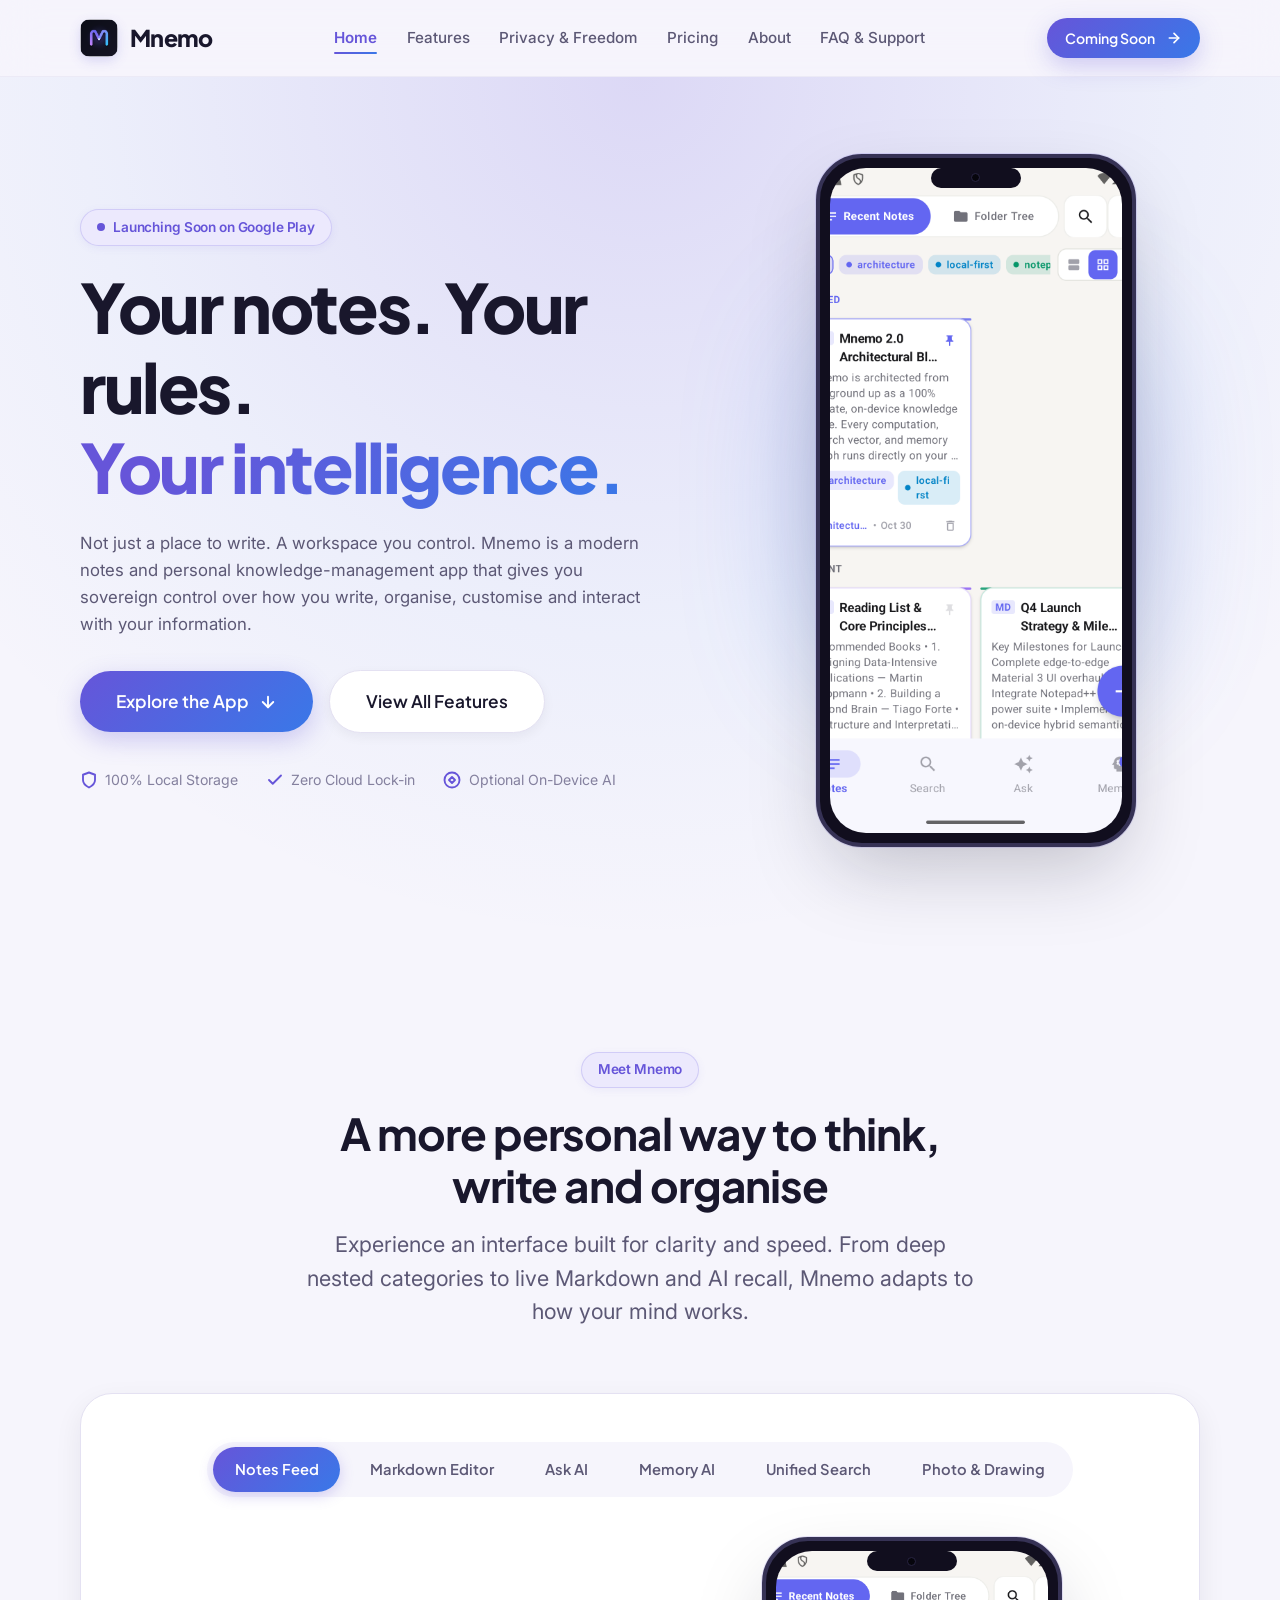
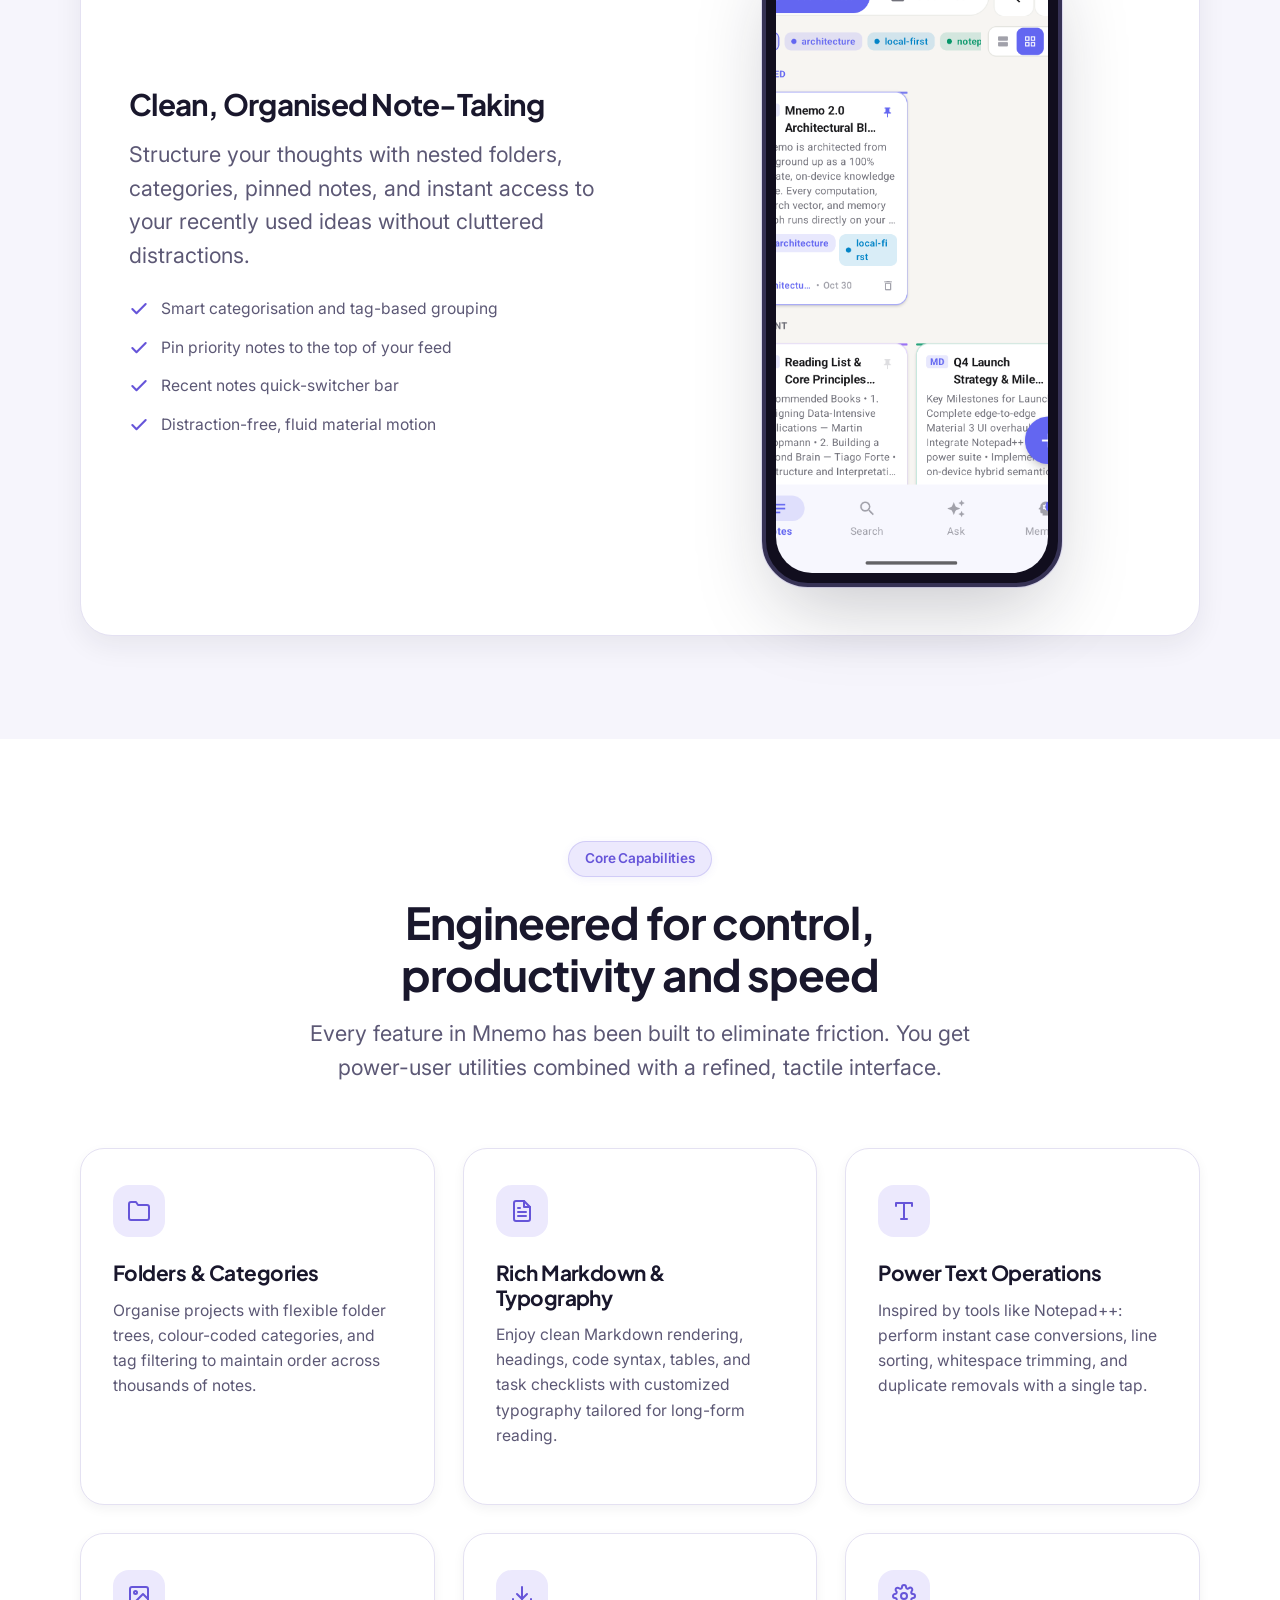
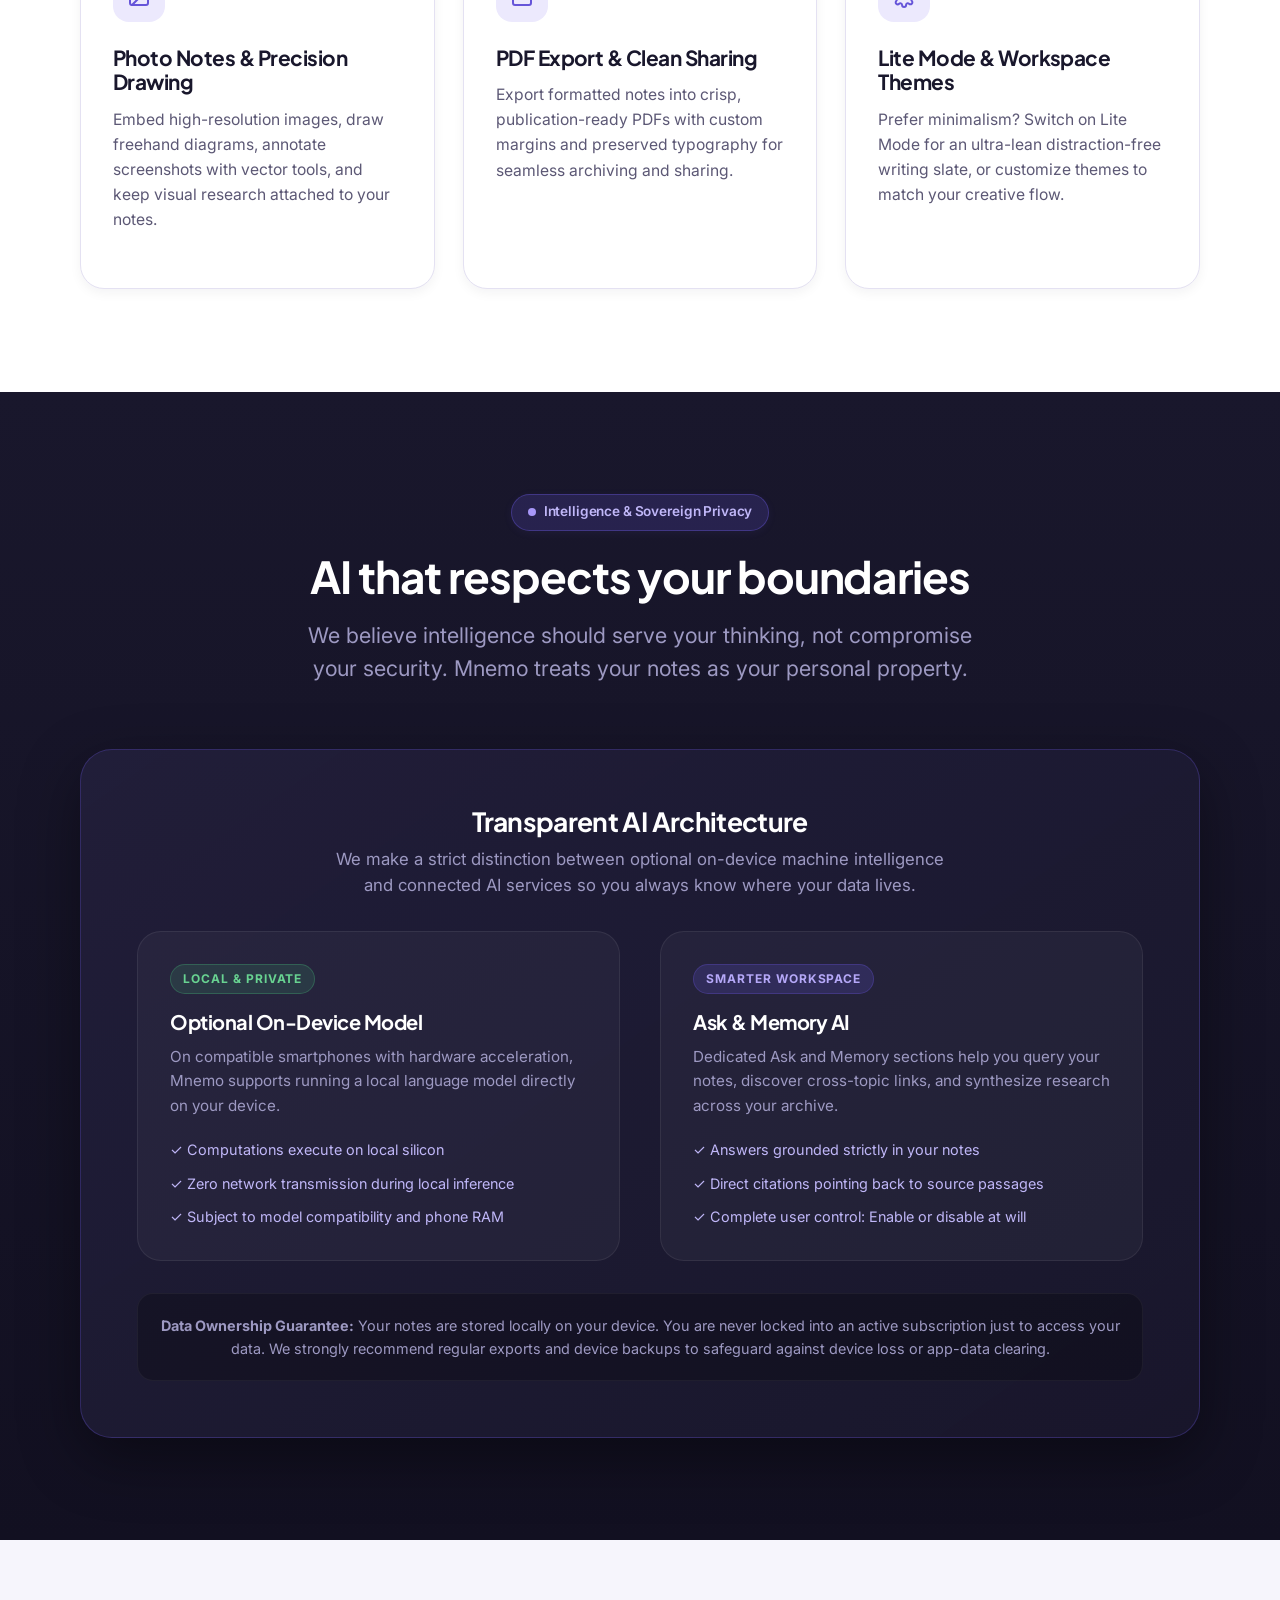
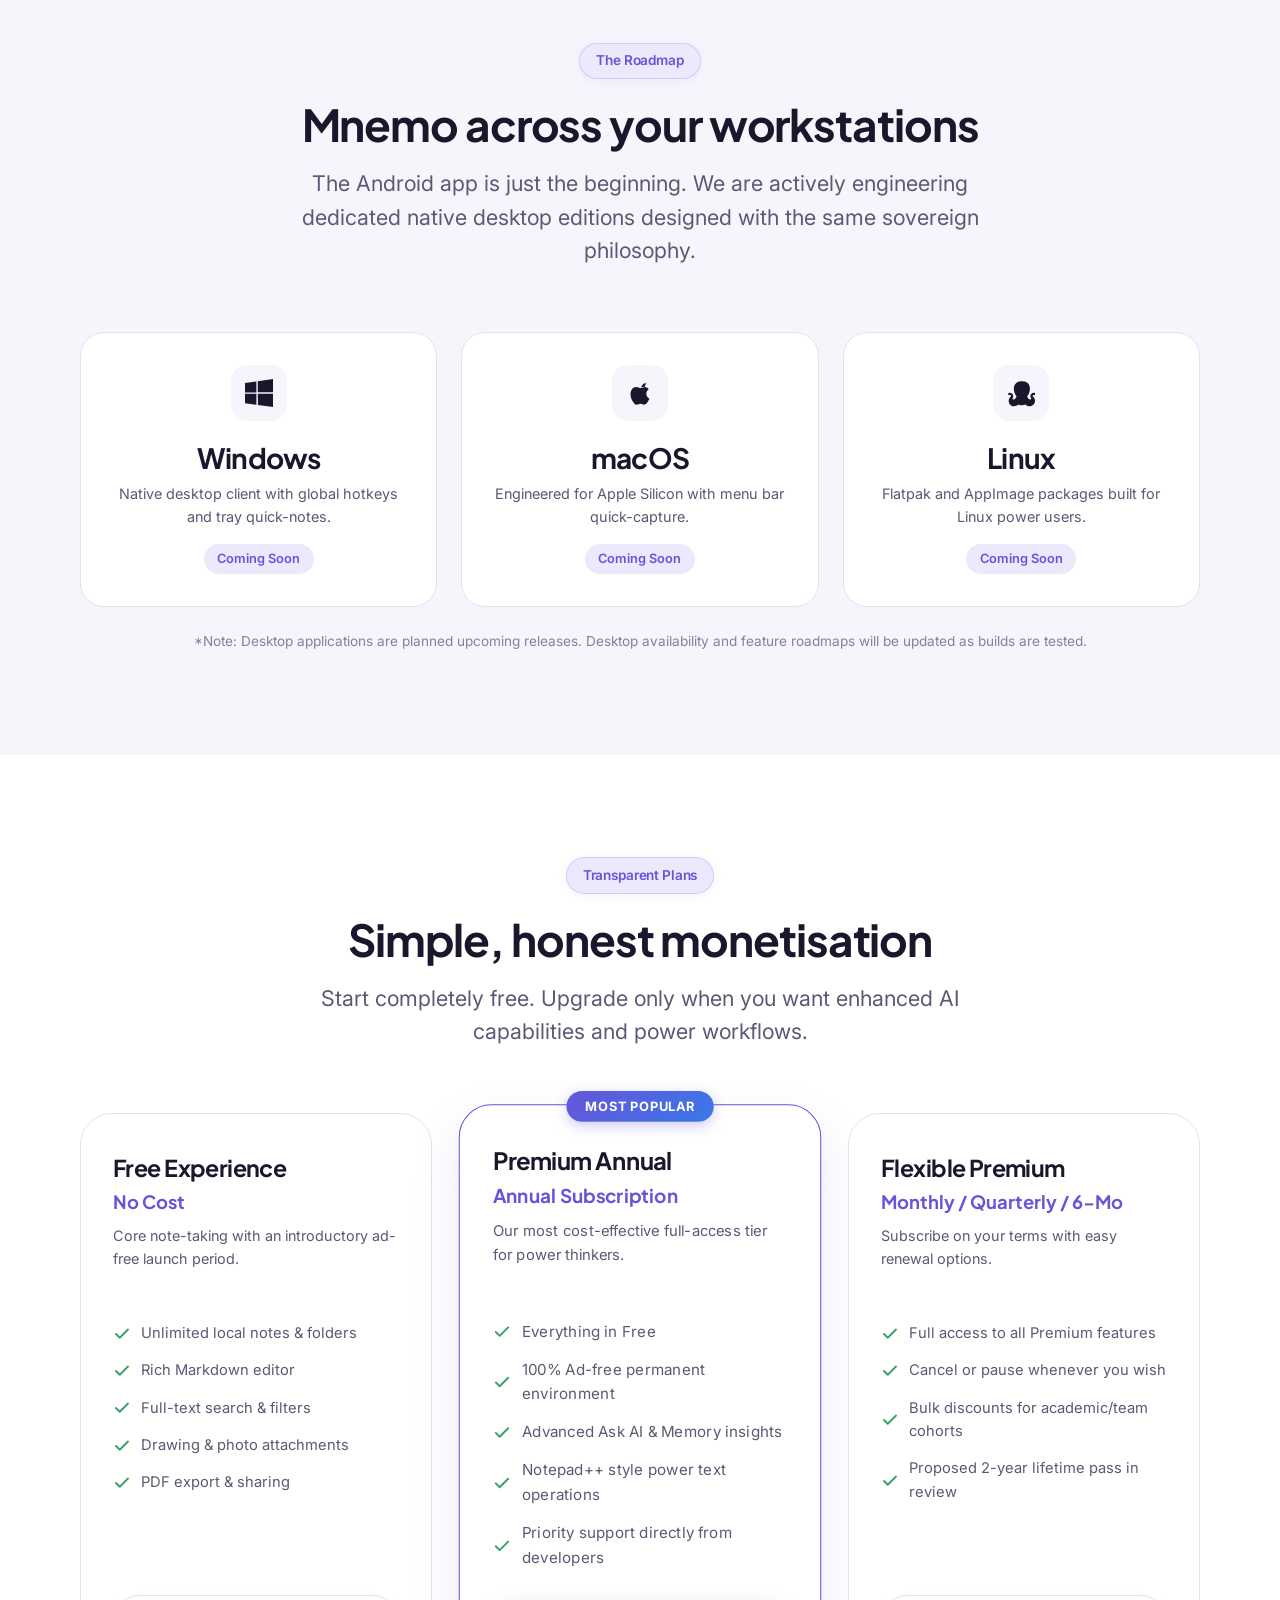
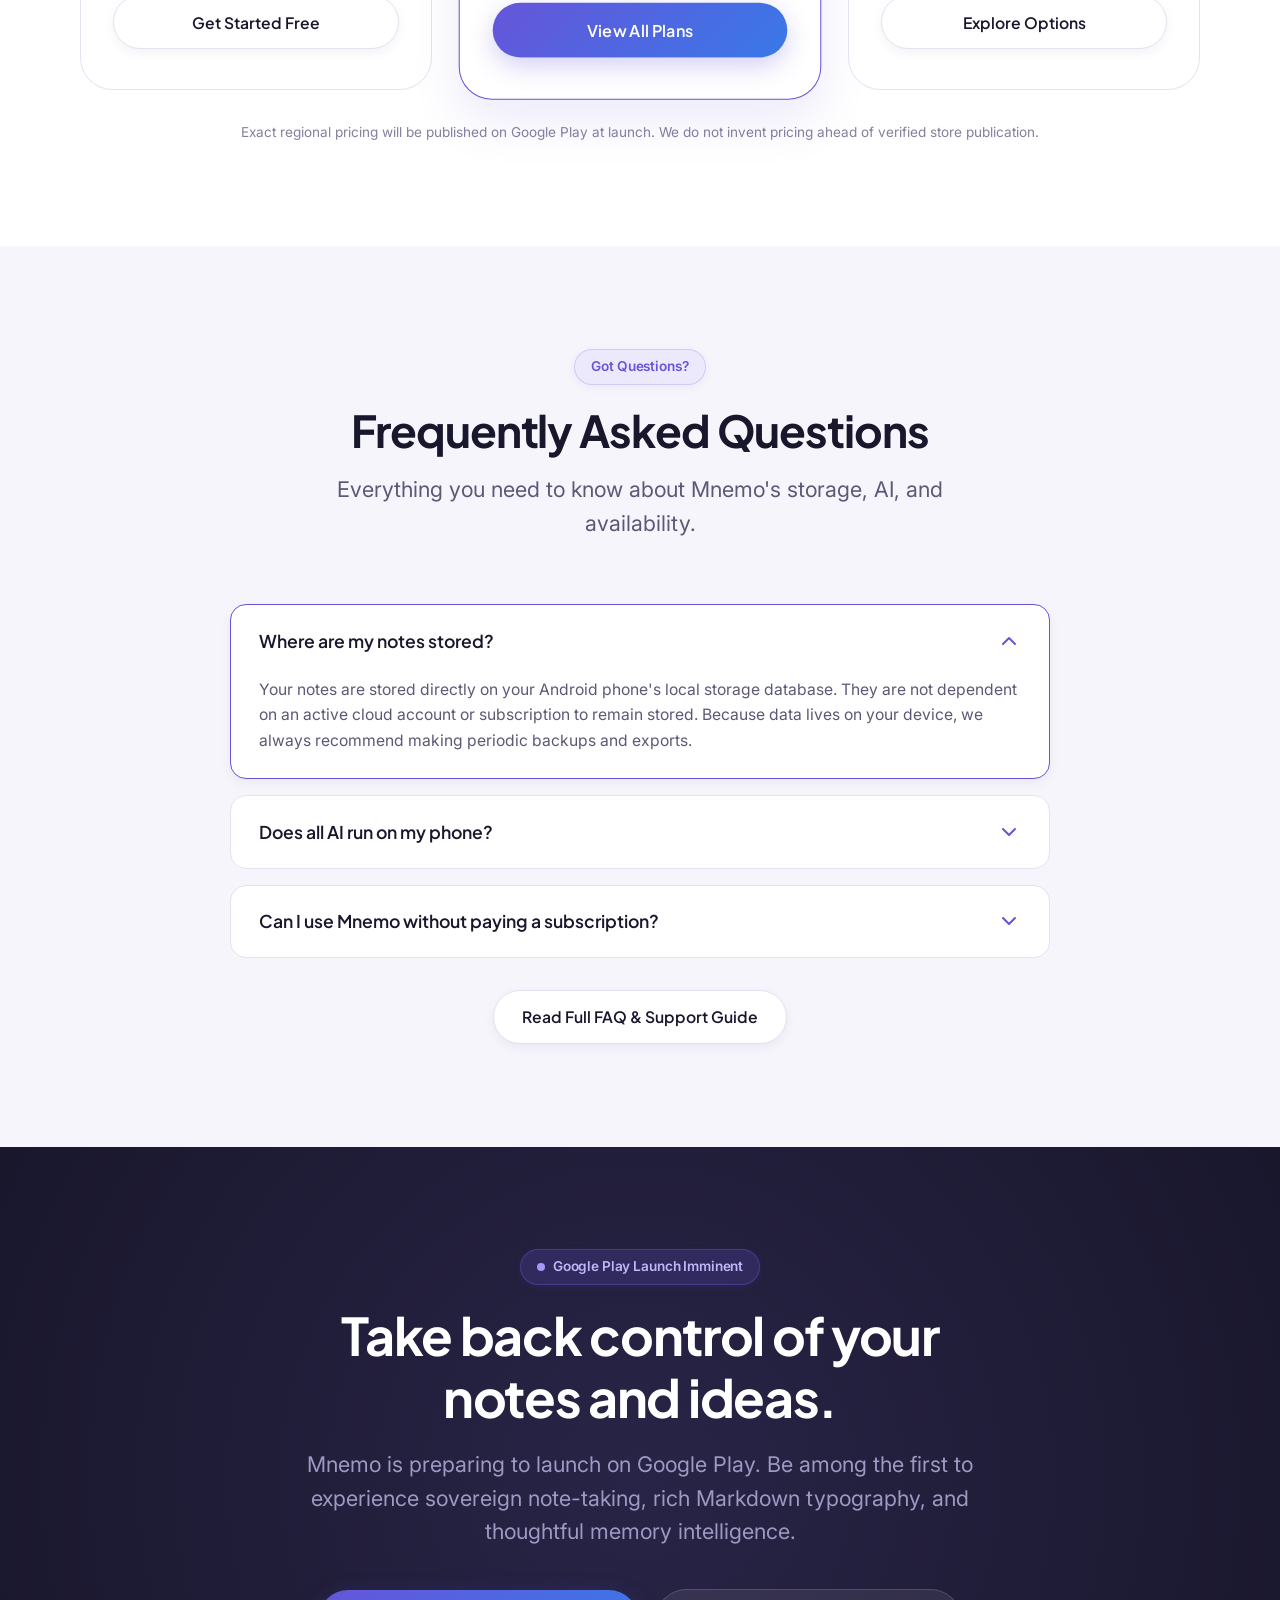
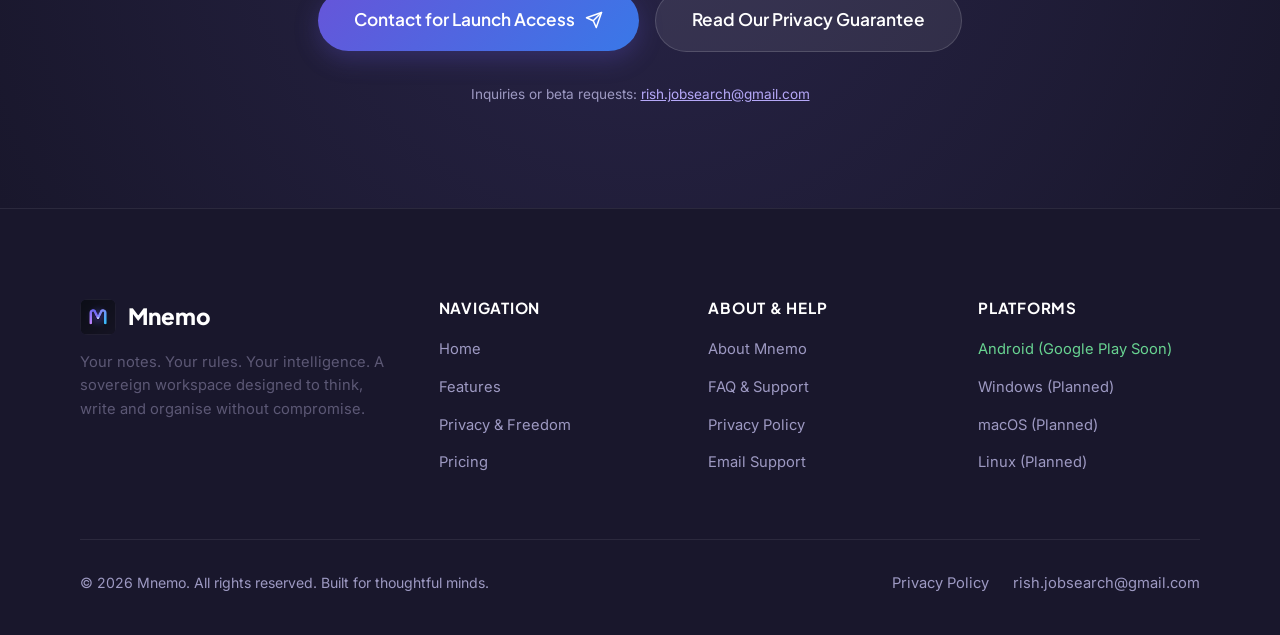
<file: index.html>
<!DOCTYPE html>
<html lang="en">
<head>
  <meta charset="UTF-8">
  <meta name="viewport" content="width=device-width, initial-scale=1.0">
  <title>Mnemo — A More Personal Way to Think, Write and Organise</title>
  <meta name="description" content="Mnemo is a modern notes and personal knowledge-management app designed for complete user control, rich Markdown editing, local-first privacy, and optional on-device AI.">
  <link rel="icon" type="image/png" href="assets/images/logo.png">

  <!-- Google Fonts: Plus Jakarta Sans & Inter -->
  <link rel="preconnect" href="https://fonts.googleapis.com">
  <link rel="preconnect" href="https://fonts.gstatic.com" crossorigin>
  <link href="https://fonts.googleapis.com/css2?family=Inter:wght@400;500;600;700&family=Plus+Jakarta+Sans:wght@600;700;800&display=swap" rel="stylesheet">

  <link rel="stylesheet" href="assets/css/style.css">
</head>
<body>

  <!-- ==================== NAVIGATION BAR ==================== -->
  <header class="navbar">
    <div class="container nav-container">
      <a href="index.html" class="nav-brand">
        <img src="assets/images/logo.png" alt="Mnemo Logo">
        <span>Mnemo</span>
      </a>

      <nav>
        <ul class="nav-links">
          <li><a href="index.html" class="nav-link active">Home</a></li>
          <li><a href="features.html" class="nav-link">Features</a></li>
          <li><a href="privacy.html" class="nav-link">Privacy & Freedom</a></li>
          <li><a href="pricing.html" class="nav-link">Pricing</a></li>
          <li><a href="about.html" class="nav-link">About</a></li>
          <li><a href="faq.html" class="nav-link">FAQ & Support</a></li>
        </ul>
      </nav>

      <div class="nav-actions">
        <a href="#launch" class="btn btn-primary btn-sm">
          <span>Coming Soon</span>
          <svg width="16" height="16" viewBox="0 0 24 24" fill="none" stroke="currentColor" stroke-width="2.5" stroke-linecap="round" stroke-linejoin="round">
            <line x1="5" y1="12" x2="19" y2="12"></line>
            <polyline points="12 5 19 12 12 19"></polyline>
          </svg>
        </a>
        <button class="nav-toggle" aria-label="Toggle Navigation">
          <svg width="24" height="24" viewBox="0 0 24 24" fill="none" stroke="currentColor" stroke-width="2" stroke-linecap="round" stroke-linejoin="round">
            <line x1="3" y1="12" x2="21" y2="12"></line>
            <line x1="3" y1="6" x2="21" y2="6"></line>
            <line x1="3" y1="18" x2="21" y2="18"></line>
          </svg>
        </button>
      </div>
    </div>
  </header>

  <!-- Mobile Navigation Drawer -->
  <div class="mobile-nav">
    <ul class="mobile-nav-links">
      <li><a href="index.html" class="mobile-nav-link active">Home</a></li>
      <li><a href="features.html" class="mobile-nav-link">Features</a></li>
      <li><a href="privacy.html" class="mobile-nav-link">Privacy & Freedom</a></li>
      <li><a href="pricing.html" class="mobile-nav-link">Pricing</a></li>
      <li><a href="about.html" class="mobile-nav-link">About</a></li>
      <li><a href="faq.html" class="mobile-nav-link">FAQ & Support</a></li>
      <li><a href="privacy-policy.html" class="mobile-nav-link">Privacy Policy</a></li>
    </ul>
    <div style="margin-top: auto;">
      <a href="#launch" class="btn btn-primary" style="width: 100%;">Get Launch Updates</a>
    </div>
  </div>

  <main>
    <!-- ==================== 01. HERO SECTION ==================== -->
    <section class="hero-section">
      <div class="container hero-grid">
        <div class="hero-content">
          <div class="badge">
            <span class="badge-dot"></span>
            <span>Launching Soon on Google Play</span>
          </div>

          <h1 class="hero-title">
            Your notes. Your rules. <br>
            <span class="text-gradient">Your intelligence.</span>
          </h1>

          <p class="hero-lead">
            Not just a place to write. A workspace you control. Mnemo is a modern notes and personal knowledge-management app that gives you sovereign control over how you write, organise, customise and interact with your information.
          </p>

          <div class="hero-cta-group">
            <a href="#meet-mnemo" class="btn btn-primary btn-lg">
              <span>Explore the App</span>
              <svg width="18" height="18" viewBox="0 0 24 24" fill="none" stroke="currentColor" stroke-width="2.5" stroke-linecap="round" stroke-linejoin="round">
                <line x1="12" y1="5" x2="12" y2="19"></line>
                <polyline points="19 12 12 19 5 12"></polyline>
              </svg>
            </a>
            <a href="features.html" class="btn btn-secondary btn-lg">View All Features</a>
          </div>

          <div class="hero-guarantee">
            <div class="guarantee-item">
              <svg width="18" height="18" viewBox="0 0 24 24" fill="none" stroke="currentColor" stroke-width="2.5" stroke-linecap="round" stroke-linejoin="round">
                <path d="M12 22s8-4 8-10V5l-8-3-8 3v7c0 6 8 10 8 10z"></path>
              </svg>
              <span>100% Local Storage</span>
            </div>
            <div class="guarantee-item">
              <svg width="18" height="18" viewBox="0 0 24 24" fill="none" stroke="currentColor" stroke-width="2.5" stroke-linecap="round" stroke-linejoin="round">
                <polyline points="20 6 9 17 4 12"></polyline>
              </svg>
              <span>Zero Cloud Lock-in</span>
            </div>
            <div class="guarantee-item">
              <svg width="18" height="18" viewBox="0 0 24 24" fill="none" stroke="currentColor" stroke-width="2.5" stroke-linecap="round" stroke-linejoin="round">
                <circle cx="12" cy="12" r="10"></circle>
                <polygon points="12 8 8 12 12 16 16 12 12 8"></polygon>
              </svg>
              <span>Optional On-Device AI</span>
            </div>
          </div>
        </div>

        <!-- Hero App Showcase inside Realistic Device Frame -->
        <div class="mockup-wrapper">
          <div class="mockup-glow"></div>
          <div class="phone-mockup">
            <div class="phone-notch">
              <div class="notch-camera"></div>
            </div>
            <div class="phone-screen">
              <img src="assets/images/screen_home_light.png" alt="Mnemo Android App Interface">
            </div>
          </div>
        </div>
      </div>
    </section>

    <!-- ==================== 02. MEET MNEMO (INTERACTIVE SHOWCASE) ==================== -->
    <section id="meet-mnemo" class="section">
      <div class="container">
        <div class="section-header text-center">
          <div class="badge">
            <span>Meet Mnemo</span>
          </div>
          <h2>A more personal way to think, write and organise</h2>
          <p class="lead">
            Experience an interface built for clarity and speed. From deep nested categories to live Markdown and AI recall, Mnemo adapts to how your mind works.
          </p>
        </div>

        <div class="showcase-wrapper">
          <!-- Tab Navigation -->
          <div class="showcase-tabs">
            <button class="showcase-tab active" data-tab="notes">Notes Feed</button>
            <button class="showcase-tab" data-tab="editor">Markdown Editor</button>
            <button class="showcase-tab" data-tab="ask">Ask AI</button>
            <button class="showcase-tab" data-tab="memory">Memory AI</button>
            <button class="showcase-tab" data-tab="search">Unified Search</button>
            <button class="showcase-tab" data-tab="photo">Photo & Drawing</button>
          </div>

          <!-- Showcase Display Box -->
          <div class="showcase-display">
            <div class="showcase-info">
              <h3 id="showcase-title">Clean, Organised Note-Taking</h3>
              <p id="showcase-desc" class="lead">
                Structure your thoughts with nested folders, categories, pinned notes, and instant access to your recently used ideas without cluttered distractions.
              </p>

              <ul id="showcase-list" class="showcase-features">
                <li class="showcase-feature-item">
                  <svg width="20" height="20" viewBox="0 0 24 24" fill="none" stroke="currentColor" stroke-width="2.5" stroke-linecap="round" stroke-linejoin="round">
                    <polyline points="20 6 9 17 4 12"></polyline>
                  </svg>
                  <span>Smart categorisation and tag-based grouping</span>
                </li>
                <li class="showcase-feature-item">
                  <svg width="20" height="20" viewBox="0 0 24 24" fill="none" stroke="currentColor" stroke-width="2.5" stroke-linecap="round" stroke-linejoin="round">
                    <polyline points="20 6 9 17 4 12"></polyline>
                  </svg>
                  <span>Pin priority notes to the top of your feed</span>
                </li>
                <li class="showcase-feature-item">
                  <svg width="20" height="20" viewBox="0 0 24 24" fill="none" stroke="currentColor" stroke-width="2.5" stroke-linecap="round" stroke-linejoin="round">
                    <polyline points="20 6 9 17 4 12"></polyline>
                  </svg>
                  <span>Recent notes quick-switcher bar</span>
                </li>
                <li class="showcase-feature-item">
                  <svg width="20" height="20" viewBox="0 0 24 24" fill="none" stroke="currentColor" stroke-width="2.5" stroke-linecap="round" stroke-linejoin="round">
                    <polyline points="20 6 9 17 4 12"></polyline>
                  </svg>
                  <span>Distraction-free, fluid material motion</span>
                </li>
              </ul>
            </div>

            <!-- Device Frame with Screen Image -->
            <div class="mockup-wrapper">
              <div class="phone-mockup" style="max-width: 300px;">
                <div class="phone-notch">
                  <div class="notch-camera"></div>
                </div>
                <div class="phone-screen">
                  <img id="showcase-image" src="assets/images/screen_home_light.png" alt="Mnemo Screen Preview" style="transition: all 0.25s ease;">
                </div>
              </div>
            </div>
          </div>
        </div>
      </div>
    </section>

    <!-- ==================== 03. FEATURE SHOWCASE ==================== -->
    <section class="section" style="background: #FFFFFF;">
      <div class="container">
        <div class="section-header text-center">
          <div class="badge">
            <span>Core Capabilities</span>
          </div>
          <h2>Engineered for control, productivity and speed</h2>
          <p class="lead">
            Every feature in Mnemo has been built to eliminate friction. You get power-user utilities combined with a refined, tactile interface.
          </p>
        </div>

        <div class="grid-3">
          <!-- Card 1 -->
          <div class="card">
            <div class="card-icon">
              <svg width="24" height="24" viewBox="0 0 24 24" fill="none" stroke="currentColor" stroke-width="2" stroke-linecap="round" stroke-linejoin="round">
                <path d="M22 19a2 2 0 0 1-2 2H4a2 2 0 0 1-2-2V5a2 2 0 0 1 2-2h5l2 3h9a2 2 0 0 1 2 2z"></path>
              </svg>
            </div>
            <h3 class="card-title">Folders & Categories</h3>
            <p class="card-text">Organise projects with flexible folder trees, colour-coded categories, and tag filtering to maintain order across thousands of notes.</p>
          </div>

          <!-- Card 2 -->
          <div class="card">
            <div class="card-icon">
              <svg width="24" height="24" viewBox="0 0 24 24" fill="none" stroke="currentColor" stroke-width="2" stroke-linecap="round" stroke-linejoin="round">
                <path d="M14 2H6a2 2 0 0 0-2 2v16a2 2 0 0 0 2 2h12a2 2 0 0 0 2-2V8z"></path>
                <polyline points="14 2 14 8 20 8"></polyline>
                <line x1="16" y1="13" x2="8" y2="13"></line>
                <line x1="16" y1="17" x2="8" y2="17"></line>
                <polyline points="10 9 9 9 8 9"></polyline>
              </svg>
            </div>
            <h3 class="card-title">Rich Markdown & Typography</h3>
            <p class="card-text">Enjoy clean Markdown rendering, headings, code syntax, tables, and task checklists with customized typography tailored for long-form reading.</p>
          </div>

          <!-- Card 3 -->
          <div class="card">
            <div class="card-icon">
              <svg width="24" height="24" viewBox="0 0 24 24" fill="none" stroke="currentColor" stroke-width="2" stroke-linecap="round" stroke-linejoin="round">
                <polyline points="4 7 4 4 20 4 20 7"></polyline>
                <line x1="9" y1="20" x2="15" y2="20"></line>
                <line x1="12" y1="4" x2="12" y2="20"></line>
              </svg>
            </div>
            <h3 class="card-title">Power Text Operations</h3>
            <p class="card-text">Inspired by tools like Notepad++: perform instant case conversions, line sorting, whitespace trimming, and duplicate removals with a single tap.</p>
          </div>

          <!-- Card 4 -->
          <div class="card">
            <div class="card-icon">
              <svg width="24" height="24" viewBox="0 0 24 24" fill="none" stroke="currentColor" stroke-width="2" stroke-linecap="round" stroke-linejoin="round">
                <rect x="3" y="3" width="18" height="18" rx="2" ry="2"></rect>
                <circle cx="8.5" cy="8.5" r="1.5"></circle>
                <polyline points="21 15 16 10 5 21"></polyline>
              </svg>
            </div>
            <h3 class="card-title">Photo Notes & Precision Drawing</h3>
            <p class="card-text">Embed high-resolution images, draw freehand diagrams, annotate screenshots with vector tools, and keep visual research attached to your notes.</p>
          </div>

          <!-- Card 5 -->
          <div class="card">
            <div class="card-icon">
              <svg width="24" height="24" viewBox="0 0 24 24" fill="none" stroke="currentColor" stroke-width="2" stroke-linecap="round" stroke-linejoin="round">
                <path d="M21 15v4a2 2 0 0 1-2 2H5a2 2 0 0 1-2-2v-4"></path>
                <polyline points="7 10 12 15 17 10"></polyline>
                <line x1="12" y1="15" x2="12" y2="3"></line>
              </svg>
            </div>
            <h3 class="card-title">PDF Export & Clean Sharing</h3>
            <p class="card-text">Export formatted notes into crisp, publication-ready PDFs with custom margins and preserved typography for seamless archiving and sharing.</p>
          </div>

          <!-- Card 6 -->
          <div class="card">
            <div class="card-icon">
              <svg width="24" height="24" viewBox="0 0 24 24" fill="none" stroke="currentColor" stroke-width="2" stroke-linecap="round" stroke-linejoin="round">
                <circle cx="12" cy="12" r="3"></circle>
                <path d="M19.4 15a1.65 1.65 0 0 0 .33 1.82l.06.06a2 2 0 0 1 0 2.83 2 2 0 0 1-2.83 0l-.06-.06a1.65 1.65 0 0 0-1.82-.33 1.65 1.65 0 0 0-1 1.51V21a2 2 0 0 1-2 2 2 2 0 0 1-2-2v-.09A1.65 1.65 0 0 0 9 19.4a1.65 1.65 0 0 0-1.82.33l-.06.06a2 2 0 0 1-2.83 0 2 2 0 0 1 0-2.83l.06-.06a1.65 1.65 0 0 0 .33-1.82 1.65 1.65 0 0 0-1.51-1H3a2 2 0 0 1-2-2 2 2 0 0 1 2-2h.09A1.65 1.65 0 0 0 4.6 9a1.65 1.65 0 0 0-.33-1.82l-.06-.06a2 2 0 0 1 0-2.83 2 2 0 0 1 2.83 0l.06.06a1.65 1.65 0 0 0 1.82.33H9a1.65 1.65 0 0 0 1-1.51V3a2 2 0 0 1 2-2 2 2 0 0 1 2 2v.09a1.65 1.65 0 0 0 1 1.51 1.65 1.65 0 0 0 1.82-.33l.06-.06a2 2 0 0 1 2.83 0 2 2 0 0 1 0 2.83l-.06.06a1.65 1.65 0 0 0-.33 1.82V9a1.65 1.65 0 0 0 1.51 1H21a2 2 0 0 1 2 2 2 2 0 0 1-2 2h-.09a1.65 1.65 0 0 0-1.51 1z"></path>
              </svg>
            </div>
            <h3 class="card-title">Lite Mode & Workspace Themes</h3>
            <p class="card-text">Prefer minimalism? Switch on Lite Mode for an ultra-lean distraction-free writing slate, or customize themes to match your creative flow.</p>
          </div>
        </div>
      </div>
    </section>

    <!-- ==================== 04. INTELLIGENCE & PRIVACY (MIDNIGHT SECTION) ==================== -->
    <section class="section section-dark">
      <div class="container">
        <div class="section-header text-center">
          <div class="badge badge-dark">
            <span class="badge-dot"></span>
            <span>Intelligence & Sovereign Privacy</span>
          </div>
          <h2>AI that respects your boundaries</h2>
          <p class="lead">
            We believe intelligence should serve your thinking, not compromise your security. Mnemo treats your notes as your personal property.
          </p>
        </div>

        <div class="ai-distinction-box">
          <div class="text-center" style="max-width: 640px; margin: 0 auto;">
            <h3 style="font-size: 1.65rem; color: #FFFFFF;">Transparent AI Architecture</h3>
            <p style="color: var(--midnight-muted); margin-top: 0.5rem;">
              We make a strict distinction between optional on-device machine intelligence and connected AI services so you always know where your data lives.
            </p>
          </div>

          <div class="ai-columns">
            <!-- Local On-Device AI -->
            <div class="ai-card">
              <span class="ai-card-tag tag-local">Local & Private</span>
              <h4 style="color: #FFFFFF; font-size: 1.25rem; margin-bottom: 0.75rem;">Optional On-Device Model</h4>
              <p style="color: var(--midnight-muted); font-size: 0.95rem; margin-bottom: 1.25rem;">
                On compatible smartphones with hardware acceleration, Mnemo supports running a local language model directly on your device.
              </p>
              <ul style="list-style: none; display: flex; flex-direction: column; gap: 0.65rem; color: #C0B7F8; font-size: 0.9rem;">
                <li>✓ Computations execute on local silicon</li>
                <li>✓ Zero network transmission during local inference</li>
                <li>✓ Subject to model compatibility and phone RAM</li>
              </ul>
            </div>

            <!-- Mnemo Ask & Memory AI -->
            <div class="ai-card">
              <span class="ai-card-tag tag-cloud">Smarter Workspace</span>
              <h4 style="color: #FFFFFF; font-size: 1.25rem; margin-bottom: 0.75rem;">Ask & Memory AI</h4>
              <p style="color: var(--midnight-muted); font-size: 0.95rem; margin-bottom: 1.25rem;">
                Dedicated Ask and Memory sections help you query your notes, discover cross-topic links, and synthesize research across your archive.
              </p>
              <ul style="list-style: none; display: flex; flex-direction: column; gap: 0.65rem; color: #C0B7F8; font-size: 0.9rem;">
                <li>✓ Answers grounded strictly in your notes</li>
                <li>✓ Direct citations pointing back to source passages</li>
                <li>✓ Complete user control: Enable or disable at will</li>
              </ul>
            </div>
          </div>

          <!-- Local storage disclaimer -->
          <div style="margin-top: 2rem; padding: 1.25rem; background: rgba(0, 0, 0, 0.25); border-radius: var(--radius-md); border: 1px solid rgba(255, 255, 255, 0.05); text-align: center;">
            <p style="font-size: 0.9rem; color: var(--midnight-muted); margin: 0;">
              <strong>Data Ownership Guarantee:</strong> Your notes are stored locally on your device. You are never locked into an active subscription just to access your data. We strongly recommend regular exports and device backups to safeguard against device loss or app-data clearing.
            </p>
          </div>
        </div>
      </div>
    </section>

    <!-- ==================== 05. DESKTOP EXPANSION ==================== -->
    <section class="section">
      <div class="container text-center">
        <div class="section-header text-center">
          <div class="badge">
            <span>The Roadmap</span>
          </div>
          <h2>Mnemo across your workstations</h2>
          <p class="lead">
            The Android app is just the beginning. We are actively engineering dedicated native desktop editions designed with the same sovereign philosophy.
          </p>
        </div>

        <div class="platform-grid">
          <!-- Windows -->
          <div class="platform-card">
            <div class="platform-icon">
              <svg width="28" height="28" viewBox="0 0 24 24" fill="currentColor">
                <path d="M0 3.449L9.75 2.1v9.451H0m10.949-9.602L24 0v11.4H10.949M0 12.6h9.75v9.451L0 20.699M10.949 12.6H24V24l-12.9-1.801"/>
              </svg>
            </div>
            <h3>Windows</h3>
            <p style="font-size: 0.9rem; margin-top: 0.5rem;">Native desktop client with global hotkeys and tray quick-notes.</p>
            <span class="platform-badge">Coming Soon</span>
          </div>

          <!-- macOS -->
          <div class="platform-card">
            <div class="platform-icon">
              <svg width="28" height="28" viewBox="0 0 24 24" fill="currentColor">
                <path d="M18.71 19.5c-.83 1.24-1.71 2.45-3.05 2.47-1.34.03-1.77-.79-3.29-.79-1.53 0-2 .77-3.27.82-1.31.05-2.3-1.32-3.14-2.53C4.25 17 2.94 12.45 4.7 9.39c.87-1.52 2.43-2.48 4.12-2.51 1.28-.02 2.5.87 3.29.87.78 0 2.26-1.07 3.81-.91.65.03 2.47.26 3.64 1.98-.09.06-2.17 1.28-2.15 3.81.03 3.02 2.65 4.03 2.68 4.04-.03.07-.42 1.44-1.38 2.83M15.97 6.37c.61-.75 1.04-1.8 1.01-2.87-.96.04-2.13.64-2.79 1.43-.58.68-1.1 1.76-1.04 2.81 1.08.08 2.19-.55 2.82-1.37z"/>
              </svg>
            </div>
            <h3>macOS</h3>
            <p style="font-size: 0.9rem; margin-top: 0.5rem;">Engineered for Apple Silicon with menu bar quick-capture.</p>
            <span class="platform-badge">Coming Soon</span>
          </div>

          <!-- Linux -->
          <div class="platform-card">
            <div class="platform-icon">
              <svg width="28" height="28" viewBox="0 0 24 24" fill="currentColor">
                <path d="M12.001 2c-3.57 0-6.19 2.57-6.19 6.27 0 2.27.89 4.8 2.37 6.64-.17.51-.78 1.63-1.54 2.19-.48.35-.91.43-1.13.43-.51 0-.74-.35-.74-.7 0-.17.06-.35.17-.52.28-.43.43-.95.43-1.48 0-1.63-1.32-2.95-2.95-2.95-.31 0-.61.05-.89.14-.35.12-.57.45-.57.82 0 .49.4.89.89.89.1 0 .2-.02.3-.06.11-.04.22-.06.34-.06.52 0 .95.43.95.95 0 .28-.12.53-.33.71-1.04.89-1.65 2.19-1.65 3.56 0 2.53 2.06 4.59 4.59 4.59 1.34 0 2.62-.59 3.5-1.61.94.46 2.02.73 3.19.73 1.15 0 2.23-.27 3.17-.72.88 1.02 2.16 1.6 3.5 1.6 2.53 0 4.59-2.06 4.59-4.59 0-1.37-.61-2.67-1.65-3.56-.21-.18-.33-.43-.33-.71 0-.52.43-.95.95-.95.12 0 .23.02.34.06.1.04.2.06.3.06.49 0 .89-.4.89-.89 0-.37-.22-.7-.57-.82-.28-.09-.58-.14-.89-.14-1.63 0-2.95 1.32-2.95 2.95 0 .53.15 1.05.43 1.48.11.17.17.35.17.52 0 .35-.23.7-.74.7-.22 0-.65-.08-1.13-.43-.76-.56-1.37-1.68-1.54-2.19 1.48-1.84 2.37-4.37 2.37-6.64 0-3.7-2.62-6.27-6.19-6.27z"/>
              </svg>
            </div>
            <h3>Linux</h3>
            <p style="font-size: 0.9rem; margin-top: 0.5rem;">Flatpak and AppImage packages built for Linux power users.</p>
            <span class="platform-badge">Coming Soon</span>
          </div>
        </div>

        <p style="font-size: 0.85rem; color: var(--text-muted); margin-top: 1.5rem;">
          *Note: Desktop applications are planned upcoming releases. Desktop availability and feature roadmaps will be updated as builds are tested.
        </p>
      </div>
    </section>

    <!-- ==================== 06. PRICING & TIERS ==================== -->
    <section class="section" style="background: #FFFFFF;">
      <div class="container">
        <div class="section-header text-center">
          <div class="badge">
            <span>Transparent Plans</span>
          </div>
          <h2>Simple, honest monetisation</h2>
          <p class="lead">
            Start completely free. Upgrade only when you want enhanced AI capabilities and power workflows.
          </p>
        </div>

        <div class="pricing-grid">
          <!-- Free Plan -->
          <div class="pricing-card">
            <div class="pricing-header">
              <h3 class="pricing-title">Free Experience</h3>
              <div class="pricing-structure">No Cost</div>
              <p style="font-size: 0.9rem; color: var(--text-secondary); margin-top: 0.5rem;">
                Core note-taking with an introductory ad-free launch period.
              </p>
            </div>

            <ul class="pricing-features">
              <li class="pricing-feature">
                <svg width="18" height="18" viewBox="0 0 24 24" fill="none" stroke="currentColor" stroke-width="2.5" stroke-linecap="round" stroke-linejoin="round">
                  <polyline points="20 6 9 17 4 12"></polyline>
                </svg>
                <span>Unlimited local notes & folders</span>
              </li>
              <li class="pricing-feature">
                <svg width="18" height="18" viewBox="0 0 24 24" fill="none" stroke="currentColor" stroke-width="2.5" stroke-linecap="round" stroke-linejoin="round">
                  <polyline points="20 6 9 17 4 12"></polyline>
                </svg>
                <span>Rich Markdown editor</span>
              </li>
              <li class="pricing-feature">
                <svg width="18" height="18" viewBox="0 0 24 24" fill="none" stroke="currentColor" stroke-width="2.5" stroke-linecap="round" stroke-linejoin="round">
                  <polyline points="20 6 9 17 4 12"></polyline>
                </svg>
                <span>Full-text search & filters</span>
              </li>
              <li class="pricing-feature">
                <svg width="18" height="18" viewBox="0 0 24 24" fill="none" stroke="currentColor" stroke-width="2.5" stroke-linecap="round" stroke-linejoin="round">
                  <polyline points="20 6 9 17 4 12"></polyline>
                </svg>
                <span>Drawing & photo attachments</span>
              </li>
              <li class="pricing-feature">
                <svg width="18" height="18" viewBox="0 0 24 24" fill="none" stroke="currentColor" stroke-width="2.5" stroke-linecap="round" stroke-linejoin="round">
                  <polyline points="20 6 9 17 4 12"></polyline>
                </svg>
                <span>PDF export & sharing</span>
              </li>
            </ul>

            <a href="#launch" class="btn btn-secondary" style="width: 100%;">Get Started Free</a>
          </div>

          <!-- Premium Annual (Featured) -->
          <div class="pricing-card featured">
            <div class="pricing-header">
              <h3 class="pricing-title">Premium Annual</h3>
              <div class="pricing-structure">Annual Subscription</div>
              <p style="font-size: 0.9rem; color: var(--text-secondary); margin-top: 0.5rem;">
                Our most cost-effective full-access tier for power thinkers.
              </p>
            </div>

            <ul class="pricing-features">
              <li class="pricing-feature">
                <svg width="18" height="18" viewBox="0 0 24 24" fill="none" stroke="currentColor" stroke-width="2.5" stroke-linecap="round" stroke-linejoin="round">
                  <polyline points="20 6 9 17 4 12"></polyline>
                </svg>
                <span>Everything in Free</span>
              </li>
              <li class="pricing-feature">
                <svg width="18" height="18" viewBox="0 0 24 24" fill="none" stroke="currentColor" stroke-width="2.5" stroke-linecap="round" stroke-linejoin="round">
                  <polyline points="20 6 9 17 4 12"></polyline>
                </svg>
                <span>100% Ad-free permanent environment</span>
              </li>
              <li class="pricing-feature">
                <svg width="18" height="18" viewBox="0 0 24 24" fill="none" stroke="currentColor" stroke-width="2.5" stroke-linecap="round" stroke-linejoin="round">
                  <polyline points="20 6 9 17 4 12"></polyline>
                </svg>
                <span>Advanced Ask AI & Memory insights</span>
              </li>
              <li class="pricing-feature">
                <svg width="18" height="18" viewBox="0 0 24 24" fill="none" stroke="currentColor" stroke-width="2.5" stroke-linecap="round" stroke-linejoin="round">
                  <polyline points="20 6 9 17 4 12"></polyline>
                </svg>
                <span>Notepad++ style power text operations</span>
              </li>
              <li class="pricing-feature">
                <svg width="18" height="18" viewBox="0 0 24 24" fill="none" stroke="currentColor" stroke-width="2.5" stroke-linecap="round" stroke-linejoin="round">
                  <polyline points="20 6 9 17 4 12"></polyline>
                </svg>
                <span>Priority support directly from developers</span>
              </li>
            </ul>

            <a href="pricing.html" class="btn btn-primary" style="width: 100%;">View All Plans</a>
          </div>

          <!-- Flexible Options (Monthly / Quarterly / Half-Yearly) -->
          <div class="pricing-card">
            <div class="pricing-header">
              <h3 class="pricing-title">Flexible Premium</h3>
              <div class="pricing-structure">Monthly / Quarterly / 6-Mo</div>
              <p style="font-size: 0.9rem; color: var(--text-secondary); margin-top: 0.5rem;">
                Subscribe on your terms with easy renewal options.
              </p>
            </div>

            <ul class="pricing-features">
              <li class="pricing-feature">
                <svg width="18" height="18" viewBox="0 0 24 24" fill="none" stroke="currentColor" stroke-width="2.5" stroke-linecap="round" stroke-linejoin="round">
                  <polyline points="20 6 9 17 4 12"></polyline>
                </svg>
                <span>Full access to all Premium features</span>
              </li>
              <li class="pricing-feature">
                <svg width="18" height="18" viewBox="0 0 24 24" fill="none" stroke="currentColor" stroke-width="2.5" stroke-linecap="round" stroke-linejoin="round">
                  <polyline points="20 6 9 17 4 12"></polyline>
                </svg>
                <span>Cancel or pause whenever you wish</span>
              </li>
              <li class="pricing-feature">
                <svg width="18" height="18" viewBox="0 0 24 24" fill="none" stroke="currentColor" stroke-width="2.5" stroke-linecap="round" stroke-linejoin="round">
                  <polyline points="20 6 9 17 4 12"></polyline>
                </svg>
                <span>Bulk discounts for academic/team cohorts</span>
              </li>
              <li class="pricing-feature">
                <svg width="18" height="18" viewBox="0 0 24 24" fill="none" stroke="currentColor" stroke-width="2.5" stroke-linecap="round" stroke-linejoin="round">
                  <polyline points="20 6 9 17 4 12"></polyline>
                </svg>
                <span>Proposed 2-year lifetime pass in review</span>
              </li>
            </ul>

            <a href="pricing.html" class="btn btn-secondary" style="width: 100%;">Explore Options</a>
          </div>
        </div>

        <p class="pricing-note">
          Exact regional pricing will be published on Google Play at launch. We do not invent pricing ahead of verified store publication.
        </p>
      </div>
    </section>

    <!-- ==================== 07. FAQ PREVIEW ==================== -->
    <section class="section">
      <div class="container">
        <div class="section-header text-center">
          <div class="badge">
            <span>Got Questions?</span>
          </div>
          <h2>Frequently Asked Questions</h2>
          <p class="lead">Everything you need to know about Mnemo's storage, AI, and availability.</p>
        </div>

        <div class="faq-list">
          <div class="faq-item active">
            <button class="faq-question">
              <span>Where are my notes stored?</span>
              <svg class="faq-icon" viewBox="0 0 24 24" fill="none" stroke="currentColor" stroke-width="2" stroke-linecap="round" stroke-linejoin="round">
                <polyline points="6 9 12 15 18 9"></polyline>
              </svg>
            </button>
            <div class="faq-answer">
              Your notes are stored directly on your Android phone's local storage database. They are not dependent on an active cloud account or subscription to remain stored. Because data lives on your device, we always recommend making periodic backups and exports.
            </div>
          </div>

          <div class="faq-item">
            <button class="faq-question">
              <span>Does all AI run on my phone?</span>
              <svg class="faq-icon" viewBox="0 0 24 24" fill="none" stroke="currentColor" stroke-width="2" stroke-linecap="round" stroke-linejoin="round">
                <polyline points="6 9 12 15 18 9"></polyline>
              </svg>
            </button>
            <div class="faq-answer">
              No. Mnemo clearly distinguishes its AI capabilities: it supports an optional local language model running directly on your phone if your hardware supports it. Other AI operations run through secure services only when you explicitly invoke them.
            </div>
          </div>

          <div class="faq-item">
            <button class="faq-question">
              <span>Can I use Mnemo without paying a subscription?</span>
              <svg class="faq-icon" viewBox="0 0 24 24" fill="none" stroke="currentColor" stroke-width="2" stroke-linecap="round" stroke-linejoin="round">
                <polyline points="6 9 12 15 18 9"></polyline>
              </svg>
            </button>
            <div class="faq-answer">
              Yes! Mnemo provides a full-featured Free experience that includes creating notes, organizing with folders, Markdown editing, drawing, and PDF export, complete with an introductory ad-free period.
            </div>
          </div>
        </div>

        <div class="text-center" style="margin-top: 2rem;">
          <a href="faq.html" class="btn btn-secondary">Read Full FAQ & Support Guide</a>
        </div>
      </div>
    </section>

    <!-- ==================== 08. FINAL CTA SECTION ==================== -->
    <section id="launch" class="section section-dark text-center" style="background: radial-gradient(circle at 50% 50%, #282447 0%, #19172C 100%);">
      <div class="container" style="max-width: 760px;">
        <div class="badge badge-dark">
          <span class="badge-dot"></span>
          <span>Google Play Launch Imminent</span>
        </div>
        <h2 style="font-size: clamp(2.2rem, 4.5vw, 3.25rem); color: #FFFFFF; margin-bottom: 1.25rem;">
          Take back control of your notes and ideas.
        </h2>
        <p class="lead" style="color: var(--midnight-muted); margin-bottom: 2.5rem;">
          Mnemo is preparing to launch on Google Play. Be among the first to experience sovereign note-taking, rich Markdown typography, and thoughtful memory intelligence.
        </p>

        <div style="display: flex; justify-content: center; align-items: center; gap: 1rem; flex-wrap: wrap;">
          <a href="mailto:rish.jobsearch@gmail.com?subject=Mnemo%20Launch%20Inquiry" class="btn btn-primary btn-lg">
            <span>Contact for Launch Access</span>
            <svg width="18" height="18" viewBox="0 0 24 24" fill="none" stroke="currentColor" stroke-width="2" stroke-linecap="round" stroke-linejoin="round">
              <line x1="22" y1="2" x2="11" y2="13"></line>
              <polygon points="22 2 15 22 11 13 2 9 22 2"></polygon>
            </svg>
          </a>
          <a href="privacy.html" class="btn btn-ghost-dark btn-lg">Read Our Privacy Guarantee</a>
        </div>

        <p style="font-size: 0.85rem; color: var(--midnight-muted); margin-top: 2rem;">
          Inquiries or beta requests: <a href="mailto:rish.jobsearch@gmail.com" style="color: #B5A8F8; text-decoration: underline;">rish.jobsearch@gmail.com</a>
        </p>
      </div>
    </section>
  </main>

  <!-- ==================== FOOTER ==================== -->
  <footer class="footer">
    <div class="container">
      <div class="footer-grid">
        <div class="footer-brand">
          <div class="footer-logo">
            <img src="assets/images/logo.png" alt="Mnemo Logo">
            <span>Mnemo</span>
          </div>
          <p class="footer-desc">
            Your notes. Your rules. Your intelligence. A sovereign workspace designed to think, write and organise without compromise.
          </p>
        </div>

        <div>
          <h4 class="footer-heading">Navigation</h4>
          <ul class="footer-links">
            <li><a href="index.html" class="footer-link">Home</a></li>
            <li><a href="features.html" class="footer-link">Features</a></li>
            <li><a href="privacy.html" class="footer-link">Privacy & Freedom</a></li>
            <li><a href="pricing.html" class="footer-link">Pricing</a></li>
          </ul>
        </div>

        <div>
          <h4 class="footer-heading">About & Help</h4>
          <ul class="footer-links">
            <li><a href="about.html" class="footer-link">About Mnemo</a></li>
            <li><a href="faq.html" class="footer-link">FAQ & Support</a></li>
            <li><a href="privacy-policy.html" class="footer-link">Privacy Policy</a></li>
            <li><a href="mailto:rish.jobsearch@gmail.com" class="footer-link">Email Support</a></li>
          </ul>
        </div>

        <div>
          <h4 class="footer-heading">Platforms</h4>
          <ul class="footer-links">
            <li><span class="footer-link" style="color: #68D391;">Android (Google Play Soon)</span></li>
            <li><span class="footer-link">Windows (Planned)</span></li>
            <li><span class="footer-link">macOS (Planned)</span></li>
            <li><span class="footer-link">Linux (Planned)</span></li>
          </ul>
        </div>
      </div>

      <div class="footer-bottom">
        <div>© 2026 Mnemo. All rights reserved. Built for thoughtful minds.</div>
        <div style="display: flex; gap: 1.5rem;">
          <a href="privacy-policy.html" class="footer-link">Privacy Policy</a>
          <a href="mailto:rish.jobsearch@gmail.com" class="footer-link">rish.jobsearch@gmail.com</a>
        </div>
      </div>
    </div>
  </footer>

  <script src="assets/js/main.js"></script>
</body>
</html>
</file>
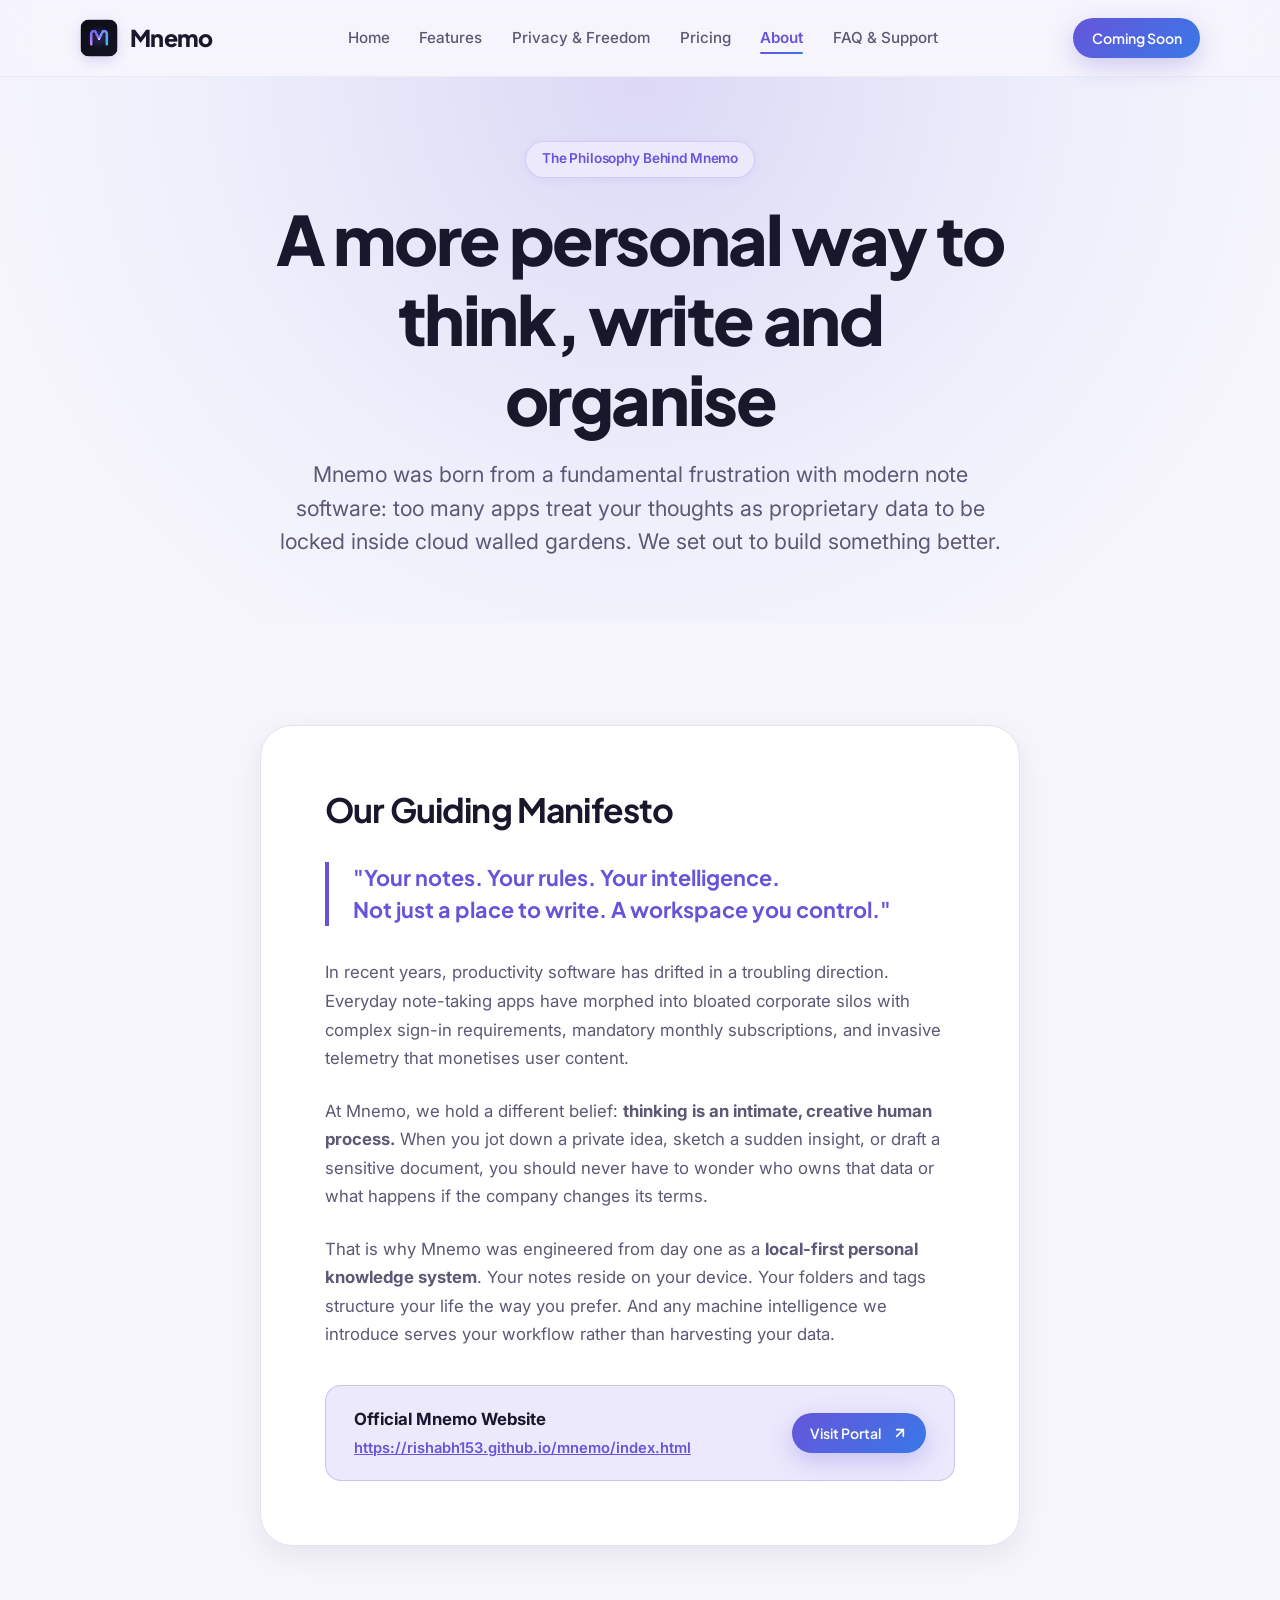
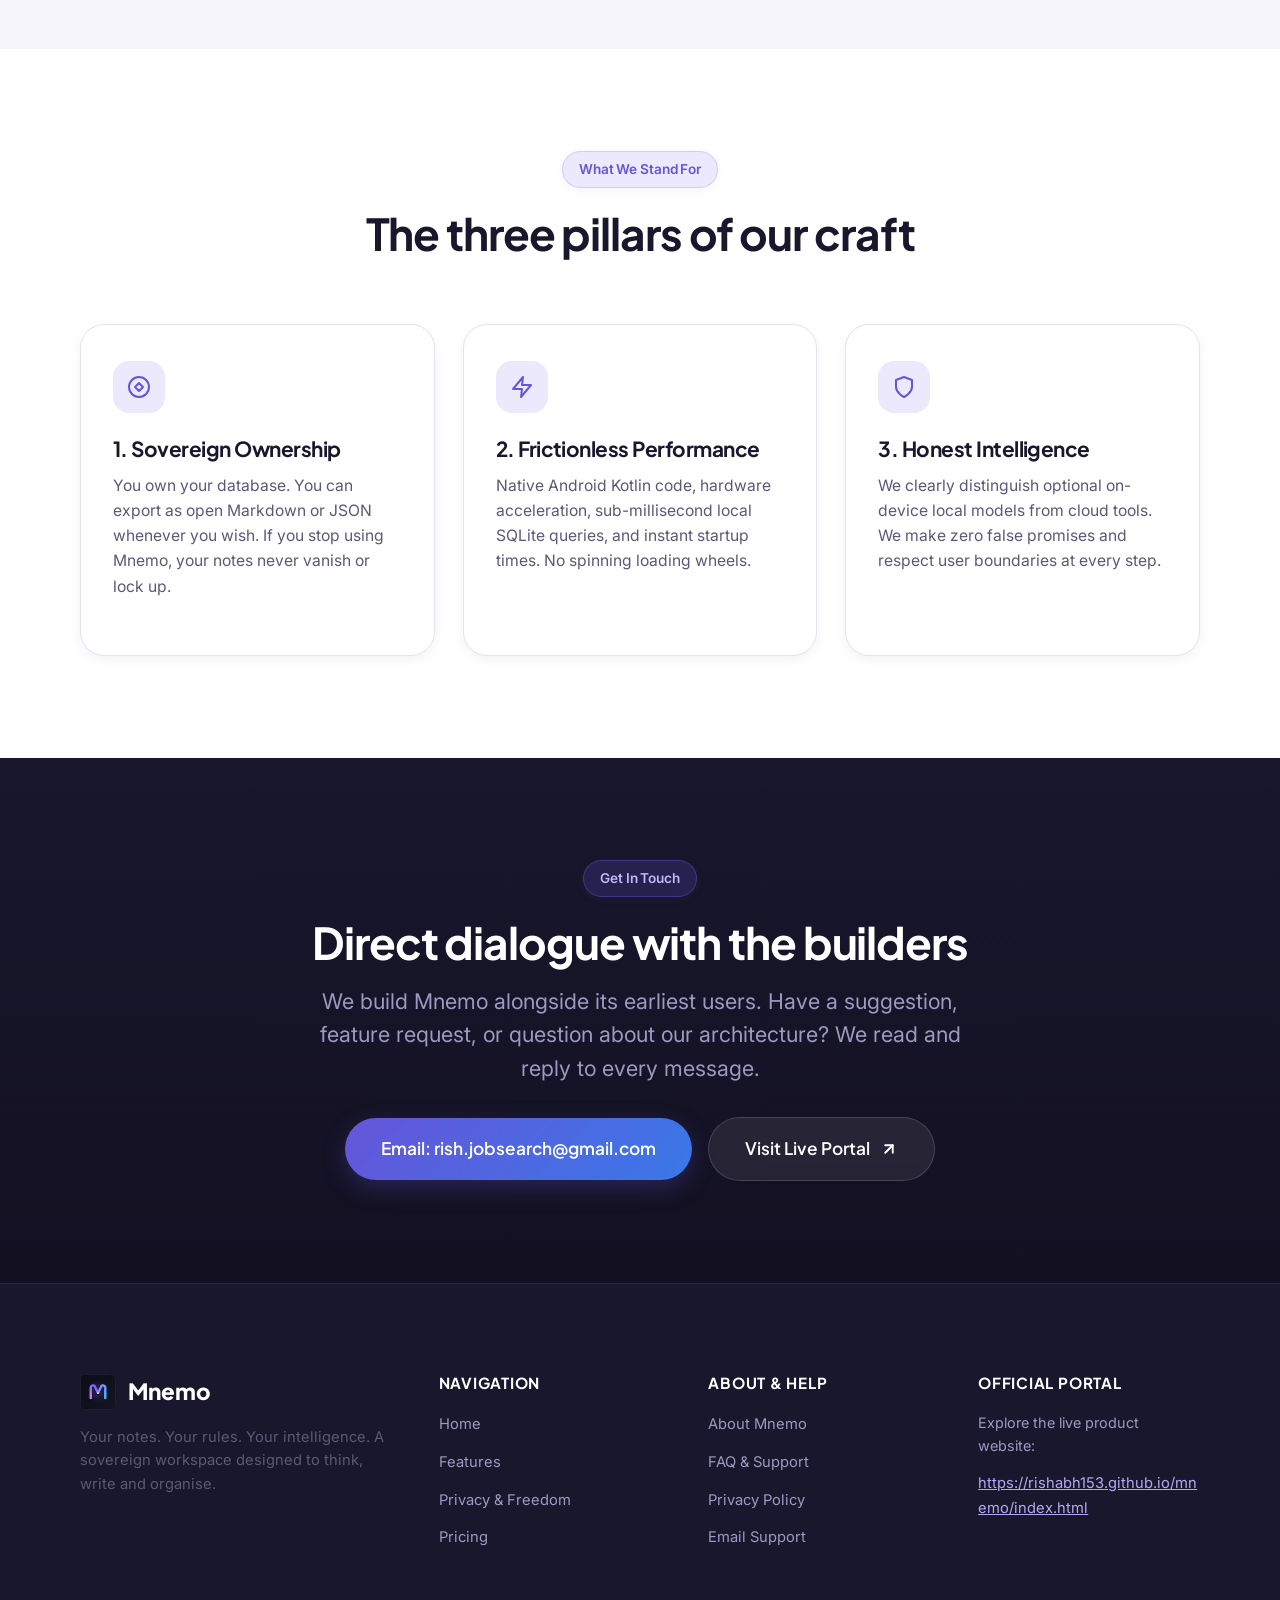
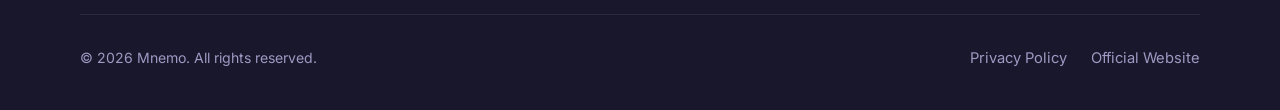
<file: about.html>
<!DOCTYPE html>
<html lang="en">
<head>
  <meta charset="UTF-8">
  <meta name="viewport" content="width=device-width, initial-scale=1.0">
  <title>About Mnemo — Philosophy & Vision</title>
  <meta name="description" content="Learn about the philosophy, vision, and team behind Mnemo. Built on the belief that your thoughts should remain your private, sovereign workspace.">
  <link rel="icon" type="image/png" href="assets/images/logo.png">

  <!-- Google Fonts: Plus Jakarta Sans & Inter -->
  <link rel="preconnect" href="https://fonts.googleapis.com">
  <link rel="preconnect" href="https://fonts.gstatic.com" crossorigin>
  <link href="https://fonts.googleapis.com/css2?family=Inter:wght@400;500;600;700&family=Plus+Jakarta+Sans:wght@600;700;800&display=swap" rel="stylesheet">

  <link rel="stylesheet" href="assets/css/style.css">
</head>
<body>

  <!-- Navigation Bar -->
  <header class="navbar">
    <div class="container nav-container">
      <a href="index.html" class="nav-brand">
        <img src="assets/images/logo.png" alt="Mnemo Logo">
        <span>Mnemo</span>
      </a>

      <nav>
        <ul class="nav-links">
          <li><a href="index.html" class="nav-link">Home</a></li>
          <li><a href="features.html" class="nav-link">Features</a></li>
          <li><a href="privacy.html" class="nav-link">Privacy & Freedom</a></li>
          <li><a href="pricing.html" class="nav-link">Pricing</a></li>
          <li><a href="about.html" class="nav-link active">About</a></li>
          <li><a href="faq.html" class="nav-link">FAQ & Support</a></li>
        </ul>
      </nav>

      <div class="nav-actions">
        <a href="index.html#launch" class="btn btn-primary btn-sm">Coming Soon</a>
        <button class="nav-toggle" aria-label="Toggle Navigation">
          <svg width="24" height="24" viewBox="0 0 24 24" fill="none" stroke="currentColor" stroke-width="2" stroke-linecap="round" stroke-linejoin="round">
            <line x1="3" y1="12" x2="21" y2="12"></line>
            <line x1="3" y1="6" x2="21" y2="6"></line>
            <line x1="3" y1="18" x2="21" y2="18"></line>
          </svg>
        </button>
      </div>
    </div>
  </header>

  <!-- Mobile Drawer -->
  <div class="mobile-nav">
    <ul class="mobile-nav-links">
      <li><a href="index.html" class="mobile-nav-link">Home</a></li>
      <li><a href="features.html" class="mobile-nav-link">Features</a></li>
      <li><a href="privacy.html" class="mobile-nav-link">Privacy & Freedom</a></li>
      <li><a href="pricing.html" class="mobile-nav-link">Pricing</a></li>
      <li><a href="about.html" class="mobile-nav-link active">About</a></li>
      <li><a href="faq.html" class="mobile-nav-link">FAQ & Support</a></li>
      <li><a href="privacy-policy.html" class="mobile-nav-link">Privacy Policy</a></li>
    </ul>
  </div>

  <main>
    <!-- Header Hero -->
    <section class="section-tight" style="background: var(--gradient-glow); text-align: center;">
      <div class="container" style="max-width: 820px;">
        <div class="badge">
          <span>The Philosophy Behind Mnemo</span>
        </div>
        <h1 style="margin-bottom: 1.25rem;">A more personal way to think, write and organise</h1>
        <p class="lead">
          Mnemo was born from a fundamental frustration with modern note software: too many apps treat your thoughts as proprietary data to be locked inside cloud walled gardens. We set out to build something better.
        </p>
      </div>
    </section>

    <!-- Manifesto Section -->
    <section class="section">
      <div class="container" style="max-width: 840px;">
        <div style="background: #FFFFFF; border: 1px solid var(--border-subtle); border-radius: var(--radius-xl); padding: clamp(2.5rem, 6vw, 4rem); box-shadow: var(--shadow-md);">
          <h2 style="font-size: 2.1rem; margin-bottom: 1.5rem; color: var(--midnight);">Our Guiding Manifesto</h2>
          
          <blockquote style="font-family: var(--font-heading); font-size: 1.35rem; font-weight: 700; color: var(--primary); line-height: 1.5; border-left: 4px solid var(--primary); padding-left: 1.5rem; margin: 2rem 0;">
            "Your notes. Your rules. Your intelligence.<br>
            Not just a place to write. A workspace you control."
          </blockquote>

          <div style="display: flex; flex-direction: column; gap: 1.5rem; font-size: 1.05rem; line-height: 1.7; color: var(--text-secondary);">
            <p>
              In recent years, productivity software has drifted in a troubling direction. Everyday note-taking apps have morphed into bloated corporate silos with complex sign-in requirements, mandatory monthly subscriptions, and invasive telemetry that monetises user content.
            </p>
            <p>
              At Mnemo, we hold a different belief: <strong>thinking is an intimate, creative human process.</strong> When you jot down a private idea, sketch a sudden insight, or draft a sensitive document, you should never have to wonder who owns that data or what happens if the company changes its terms.
            </p>
            <p>
              That is why Mnemo was engineered from day one as a <strong>local-first personal knowledge system</strong>. Your notes reside on your device. Your folders and tags structure your life the way you prefer. And any machine intelligence we introduce serves your workflow rather than harvesting your data.
            </p>
          </div>

          <!-- Official Live Web Portal Callout -->
          <div style="margin-top: 2.25rem; padding: 1.25rem 1.75rem; background: var(--primary-light); border: 1px solid rgba(102, 85, 217, 0.25); border-radius: var(--radius-md); display: flex; align-items: center; justify-content: space-between; flex-wrap: wrap; gap: 1rem;">
            <div>
              <strong style="color: var(--midnight); font-size: 1.05rem;">Official Mnemo Website</strong>
              <div style="font-size: 0.92rem; color: var(--primary); word-break: break-all; margin-top: 0.25rem;">
                <a href="https://rishabh153.github.io/mnemo/index.html" target="_blank" rel="noopener" style="text-decoration: underline; font-weight: 600;">https://rishabh153.github.io/mnemo/index.html</a>
              </div>
            </div>
            <a href="https://rishabh153.github.io/mnemo/index.html" class="btn btn-primary btn-sm" target="_blank" rel="noopener">
              <span>Visit Portal</span>
              <svg width="16" height="16" viewBox="0 0 24 24" fill="none" stroke="currentColor" stroke-width="2.5" stroke-linecap="round" stroke-linejoin="round">
                <line x1="7" y1="17" x2="17" y2="7"></line>
                <polyline points="7 7 17 7 17 17"></polyline>
              </svg>
            </a>
          </div>
        </div>
      </div>
    </section>

    <!-- Core Principles -->
    <section class="section" style="background: #FFFFFF;">
      <div class="container">
        <div class="section-header text-center">
          <div class="badge">
            <span>What We Stand For</span>
          </div>
          <h2>The three pillars of our craft</h2>
        </div>

        <div class="grid-3">
          <div class="card">
            <div class="card-icon">
              <svg width="24" height="24" viewBox="0 0 24 24" fill="none" stroke="currentColor" stroke-width="2" stroke-linecap="round" stroke-linejoin="round">
                <circle cx="12" cy="12" r="10"></circle>
                <polygon points="12 8 8 12 12 16 16 12 12 8"></polygon>
              </svg>
            </div>
            <h3 class="card-title">1. Sovereign Ownership</h3>
            <p class="card-text">
              You own your database. You can export as open Markdown or JSON whenever you wish. If you stop using Mnemo, your notes never vanish or lock up.
            </p>
          </div>

          <div class="card">
            <div class="card-icon">
              <svg width="24" height="24" viewBox="0 0 24 24" fill="none" stroke="currentColor" stroke-width="2" stroke-linecap="round" stroke-linejoin="round">
                <polygon points="13 2 3 14 12 14 11 22 21 10 12 10 13 2"></polygon>
              </svg>
            </div>
            <h3 class="card-title">2. Frictionless Performance</h3>
            <p class="card-text">
              Native Android Kotlin code, hardware acceleration, sub-millisecond local SQLite queries, and instant startup times. No spinning loading wheels.
            </p>
          </div>

          <div class="card">
            <div class="card-icon">
              <svg width="24" height="24" viewBox="0 0 24 24" fill="none" stroke="currentColor" stroke-width="2" stroke-linecap="round" stroke-linejoin="round">
                <path d="M12 22s8-4 8-10V5l-8-3-8 3v7c0 6 8 10 8 10z"></path>
              </svg>
            </div>
            <h3 class="card-title">3. Honest Intelligence</h3>
            <p class="card-text">
              We clearly distinguish optional on-device local models from cloud tools. We make zero false promises and respect user boundaries at every step.
            </p>
          </div>
        </div>
      </div>
    </section>

    <!-- Contact & Founder Note -->
    <section class="section section-dark text-center">
      <div class="container" style="max-width: 760px;">
        <div class="badge badge-dark">
          <span>Get In Touch</span>
        </div>
        <h2 style="color: #FFFFFF; margin-bottom: 1rem;">Direct dialogue with the builders</h2>
        <p class="lead" style="color: var(--midnight-muted); margin-bottom: 2rem;">
          We build Mnemo alongside its earliest users. Have a suggestion, feature request, or question about our architecture? We read and reply to every message.
        </p>
        <div style="display: flex; justify-content: center; align-items: center; gap: 1rem; flex-wrap: wrap;">
          <a href="mailto:rish.jobsearch@gmail.com" class="btn btn-primary btn-lg">
            <span>Email: rish.jobsearch@gmail.com</span>
          </a>
          <a href="https://rishabh153.github.io/mnemo/index.html" class="btn btn-ghost-dark btn-lg" target="_blank" rel="noopener">
            <span>Visit Live Portal</span>
            <svg width="18" height="18" viewBox="0 0 24 24" fill="none" stroke="currentColor" stroke-width="2.5" stroke-linecap="round" stroke-linejoin="round">
              <line x1="7" y1="17" x2="17" y2="7"></line>
              <polyline points="7 7 17 7 17 17"></polyline>
            </svg>
          </a>
        </div>
      </div>
    </section>
  </main>

  <!-- Footer -->
  <footer class="footer">
    <div class="container">
      <div class="footer-grid">
        <div class="footer-brand">
          <div class="footer-logo">
            <img src="assets/images/logo.png" alt="Mnemo Logo">
            <span>Mnemo</span>
          </div>
          <p class="footer-desc">
            Your notes. Your rules. Your intelligence. A sovereign workspace designed to think, write and organise.
          </p>
        </div>

        <div>
          <h4 class="footer-heading">Navigation</h4>
          <ul class="footer-links">
            <li><a href="index.html" class="footer-link">Home</a></li>
            <li><a href="features.html" class="footer-link">Features</a></li>
            <li><a href="privacy.html" class="footer-link">Privacy & Freedom</a></li>
            <li><a href="pricing.html" class="footer-link">Pricing</a></li>
          </ul>
        </div>

        <div>
          <h4 class="footer-heading">About & Help</h4>
          <ul class="footer-links">
            <li><a href="about.html" class="footer-link">About Mnemo</a></li>
            <li><a href="faq.html" class="footer-link">FAQ & Support</a></li>
            <li><a href="privacy-policy.html" class="footer-link">Privacy Policy</a></li>
            <li><a href="mailto:rish.jobsearch@gmail.com" class="footer-link">Email Support</a></li>
          </ul>
        </div>

        <div>
          <h4 class="footer-heading">Official Portal</h4>
          <p style="font-size: 0.9rem; color: var(--midnight-muted); margin-bottom: 0.75rem;">
            Explore the live product website:
          </p>
          <a href="https://rishabh153.github.io/mnemo/index.html" class="footer-link" style="color: #B5A8F8; word-break: break-all; text-decoration: underline;" target="_blank" rel="noopener">
            https://rishabh153.github.io/mnemo/index.html
          </a>
        </div>
      </div>

      <div class="footer-bottom">
        <div>© 2026 Mnemo. All rights reserved.</div>
        <div style="display: flex; gap: 1.5rem; flex-wrap: wrap;">
          <a href="privacy-policy.html" class="footer-link">Privacy Policy</a>
          <a href="https://rishabh153.github.io/mnemo/index.html" class="footer-link" target="_blank" rel="noopener">Official Website</a>
        </div>
      </div>
    </div>
  </footer>

  <script src="assets/js/main.js"></script>
</body>
</html>
</file>
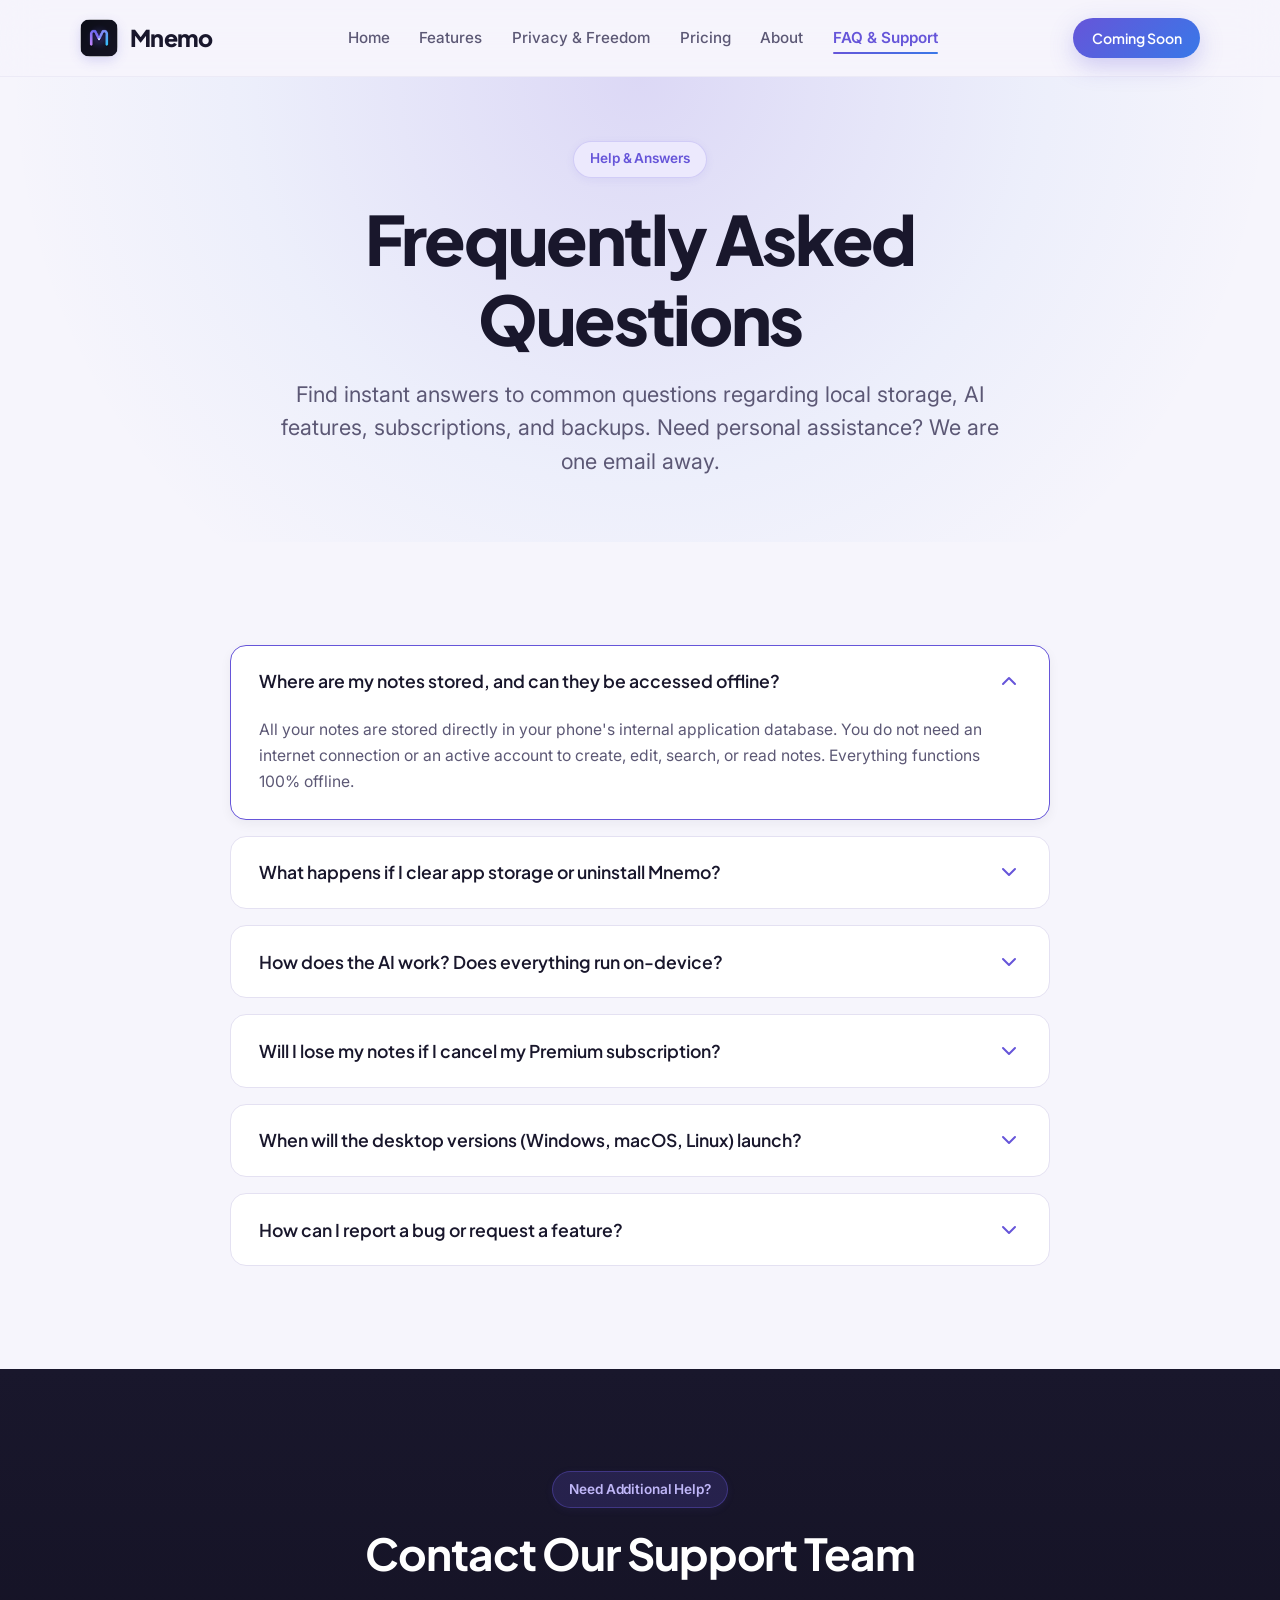
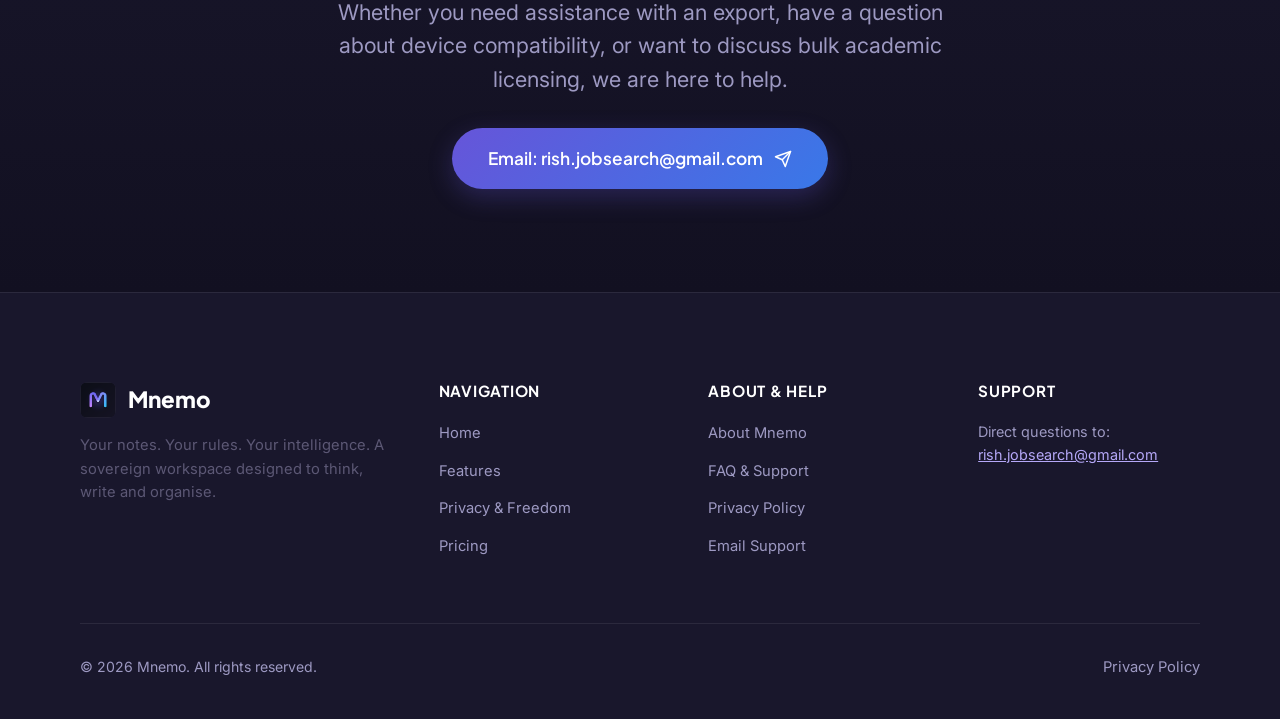
<file: faq.html>
<!DOCTYPE html>
<html lang="en">
<head>
  <meta charset="UTF-8">
  <meta name="viewport" content="width=device-width, initial-scale=1.0">
  <title>FAQ & Support — Mnemo Knowledge Base</title>
  <meta name="description" content="Frequently asked questions and direct technical support for Mnemo: local storage backups, AI distinctions, subscription management, and desktop releases.">
  <link rel="icon" type="image/png" href="assets/images/logo.png">

  <!-- Google Fonts: Plus Jakarta Sans & Inter -->
  <link rel="preconnect" href="https://fonts.googleapis.com">
  <link rel="preconnect" href="https://fonts.gstatic.com" crossorigin>
  <link href="https://fonts.googleapis.com/css2?family=Inter:wght@400;500;600;700&family=Plus+Jakarta+Sans:wght@600;700;800&display=swap" rel="stylesheet">

  <link rel="stylesheet" href="assets/css/style.css">
</head>
<body>

  <!-- Navigation Bar -->
  <header class="navbar">
    <div class="container nav-container">
      <a href="index.html" class="nav-brand">
        <img src="assets/images/logo.png" alt="Mnemo Logo">
        <span>Mnemo</span>
      </a>

      <nav>
        <ul class="nav-links">
          <li><a href="index.html" class="nav-link">Home</a></li>
          <li><a href="features.html" class="nav-link">Features</a></li>
          <li><a href="privacy.html" class="nav-link">Privacy & Freedom</a></li>
          <li><a href="pricing.html" class="nav-link">Pricing</a></li>
          <li><a href="about.html" class="nav-link">About</a></li>
          <li><a href="faq.html" class="nav-link active">FAQ & Support</a></li>
        </ul>
      </nav>

      <div class="nav-actions">
        <a href="index.html#launch" class="btn btn-primary btn-sm">Coming Soon</a>
        <button class="nav-toggle" aria-label="Toggle Navigation">
          <svg width="24" height="24" viewBox="0 0 24 24" fill="none" stroke="currentColor" stroke-width="2" stroke-linecap="round" stroke-linejoin="round">
            <line x1="3" y1="12" x2="21" y2="12"></line>
            <line x1="3" y1="6" x2="21" y2="6"></line>
            <line x1="3" y1="18" x2="21" y2="18"></line>
          </svg>
        </button>
      </div>
    </div>
  </header>

  <!-- Mobile Drawer -->
  <div class="mobile-nav">
    <ul class="mobile-nav-links">
      <li><a href="index.html" class="mobile-nav-link">Home</a></li>
      <li><a href="features.html" class="mobile-nav-link">Features</a></li>
      <li><a href="privacy.html" class="mobile-nav-link">Privacy & Freedom</a></li>
      <li><a href="pricing.html" class="mobile-nav-link">Pricing</a></li>
      <li><a href="about.html" class="mobile-nav-link">About</a></li>
      <li><a href="faq.html" class="mobile-nav-link active">FAQ & Support</a></li>
      <li><a href="privacy-policy.html" class="mobile-nav-link">Privacy Policy</a></li>
    </ul>
  </div>

  <main>
    <!-- Header Hero -->
    <section class="section-tight" style="background: var(--gradient-glow); text-align: center;">
      <div class="container" style="max-width: 820px;">
        <div class="badge">
          <span>Help & Answers</span>
        </div>
        <h1 style="margin-bottom: 1.25rem;">Frequently Asked Questions</h1>
        <p class="lead">
          Find instant answers to common questions regarding local storage, AI features, subscriptions, and backups. Need personal assistance? We are one email away.
        </p>
      </div>
    </section>

    <!-- FAQ Accordion Section -->
    <section class="section">
      <div class="container">
        <div class="faq-list">
          <!-- Item 1 -->
          <div class="faq-item active">
            <button class="faq-question">
              <span>Where are my notes stored, and can they be accessed offline?</span>
              <svg class="faq-icon" viewBox="0 0 24 24" fill="none" stroke="currentColor" stroke-width="2" stroke-linecap="round" stroke-linejoin="round">
                <polyline points="6 9 12 15 18 9"></polyline>
              </svg>
            </button>
            <div class="faq-answer">
              All your notes are stored directly in your phone's internal application database. You do not need an internet connection or an active account to create, edit, search, or read notes. Everything functions 100% offline.
            </div>
          </div>

          <!-- Item 2 -->
          <div class="faq-item">
            <button class="faq-question">
              <span>What happens if I clear app storage or uninstall Mnemo?</span>
              <svg class="faq-icon" viewBox="0 0 24 24" fill="none" stroke="currentColor" stroke-width="2" stroke-linecap="round" stroke-linejoin="round">
                <polyline points="6 9 12 15 18 9"></polyline>
              </svg>
            </button>
            <div class="faq-answer">
              Because Mnemo does not store a mirror copy of your notes on a remote cloud server, clearing application data in your Android settings or uninstalling the app will erase your locally stored notes. We strongly advise using the built-in backup/export features regularly to keep archive copies on your SD card, Google Drive, or PC.
            </div>
          </div>

          <!-- Item 3 -->
          <div class="faq-item">
            <button class="faq-question">
              <span>How does the AI work? Does everything run on-device?</span>
              <svg class="faq-icon" viewBox="0 0 24 24" fill="none" stroke="currentColor" stroke-width="2" stroke-linecap="round" stroke-linejoin="round">
                <polyline points="6 9 12 15 18 9"></polyline>
              </svg>
            </button>
            <div class="faq-answer">
              Mnemo supports an optional on-device language model for supported phones with compatible hardware and RAM. Not every AI operation runs locally—certain deep reasoning features in the Ask and Memory sections utilize secure external AI endpoints only when explicitly invoked by you. We never train public models on your private notes.
            </div>
          </div>

          <!-- Item 4 -->
          <div class="faq-item">
            <button class="faq-question">
              <span>Will I lose my notes if I cancel my Premium subscription?</span>
              <svg class="faq-icon" viewBox="0 0 24 24" fill="none" stroke="currentColor" stroke-width="2" stroke-linecap="round" stroke-linejoin="round">
                <polyline points="6 9 12 15 18 9"></polyline>
              </svg>
            </button>
            <div class="faq-answer">
              Never. Your notes remain on your phone regardless of subscription status. Canceling Premium simply turns off premium AI quota and power text operations; it never locks, restricts, or deletes your note archive.
            </div>
          </div>

          <!-- Item 5 -->
          <div class="faq-item">
            <button class="faq-question">
              <span>When will the desktop versions (Windows, macOS, Linux) launch?</span>
              <svg class="faq-icon" viewBox="0 0 24 24" fill="none" stroke="currentColor" stroke-width="2" stroke-linecap="round" stroke-linejoin="round">
                <polyline points="6 9 12 15 18 9"></polyline>
              </svg>
            </button>
            <div class="faq-answer">
              Desktop editions are on our active product roadmap. We are currently focusing on ensuring the Android release is exceptionally stable, after which preview builds for Windows, macOS, and Linux will be announced to our early access community.
            </div>
          </div>

          <!-- Item 6 -->
          <div class="faq-item">
            <button class="faq-question">
              <span>How can I report a bug or request a feature?</span>
              <svg class="faq-icon" viewBox="0 0 24 24" fill="none" stroke="currentColor" stroke-width="2" stroke-linecap="round" stroke-linejoin="round">
                <polyline points="6 9 12 15 18 9"></polyline>
              </svg>
            </button>
            <div class="faq-answer">
              You can email our development team directly at <a href="mailto:rish.jobsearch@gmail.com" style="color: var(--primary); font-weight: 600;">rish.jobsearch@gmail.com</a>. We reply quickly to feedback, bug logs, and usability suggestions.
            </div>
          </div>
        </div>
      </div>
    </section>

    <!-- Direct Support Box -->
    <section class="section section-dark text-center">
      <div class="container" style="max-width: 720px;">
        <div class="badge badge-dark">
          <span>Need Additional Help?</span>
        </div>
        <h2 style="color: #FFFFFF; margin-bottom: 1rem;">Contact Our Support Team</h2>
        <p class="lead" style="color: var(--midnight-muted); margin-bottom: 2rem;">
          Whether you need assistance with an export, have a question about device compatibility, or want to discuss bulk academic licensing, we are here to help.
        </p>
        <a href="mailto:rish.jobsearch@gmail.com?subject=Mnemo%20Support%20Inquiry" class="btn btn-primary btn-lg">
          <span>Email: rish.jobsearch@gmail.com</span>
          <svg width="18" height="18" viewBox="0 0 24 24" fill="none" stroke="currentColor" stroke-width="2" stroke-linecap="round" stroke-linejoin="round">
            <line x1="22" y1="2" x2="11" y2="13"></line>
            <polygon points="22 2 15 22 11 13 2 9 22 2"></polygon>
          </svg>
        </a>
      </div>
    </section>
  </main>

  <!-- Footer -->
  <footer class="footer">
    <div class="container">
      <div class="footer-grid">
        <div class="footer-brand">
          <div class="footer-logo">
            <img src="assets/images/logo.png" alt="Mnemo Logo">
            <span>Mnemo</span>
          </div>
          <p class="footer-desc">
            Your notes. Your rules. Your intelligence. A sovereign workspace designed to think, write and organise.
          </p>
        </div>

        <div>
          <h4 class="footer-heading">Navigation</h4>
          <ul class="footer-links">
            <li><a href="index.html" class="footer-link">Home</a></li>
            <li><a href="features.html" class="footer-link">Features</a></li>
            <li><a href="privacy.html" class="footer-link">Privacy & Freedom</a></li>
            <li><a href="pricing.html" class="footer-link">Pricing</a></li>
          </ul>
        </div>

        <div>
          <h4 class="footer-heading">About & Help</h4>
          <ul class="footer-links">
            <li><a href="about.html" class="footer-link">About Mnemo</a></li>
            <li><a href="faq.html" class="footer-link">FAQ & Support</a></li>
            <li><a href="privacy-policy.html" class="footer-link">Privacy Policy</a></li>
            <li><a href="mailto:rish.jobsearch@gmail.com" class="footer-link">Email Support</a></li>
          </ul>
        </div>

        <div>
          <h4 class="footer-heading">Support</h4>
          <p style="font-size: 0.9rem; color: var(--midnight-muted);">
            Direct questions to:<br>
            <a href="mailto:rish.jobsearch@gmail.com" style="color: #B5A8F8; text-decoration: underline;">rish.jobsearch@gmail.com</a>
          </p>
        </div>
      </div>

      <div class="footer-bottom">
        <div>© 2026 Mnemo. All rights reserved.</div>
        <div><a href="privacy-policy.html" class="footer-link">Privacy Policy</a></div>
      </div>
    </div>
  </footer>

  <script src="assets/js/main.js"></script>
</body>
</html>
</file>
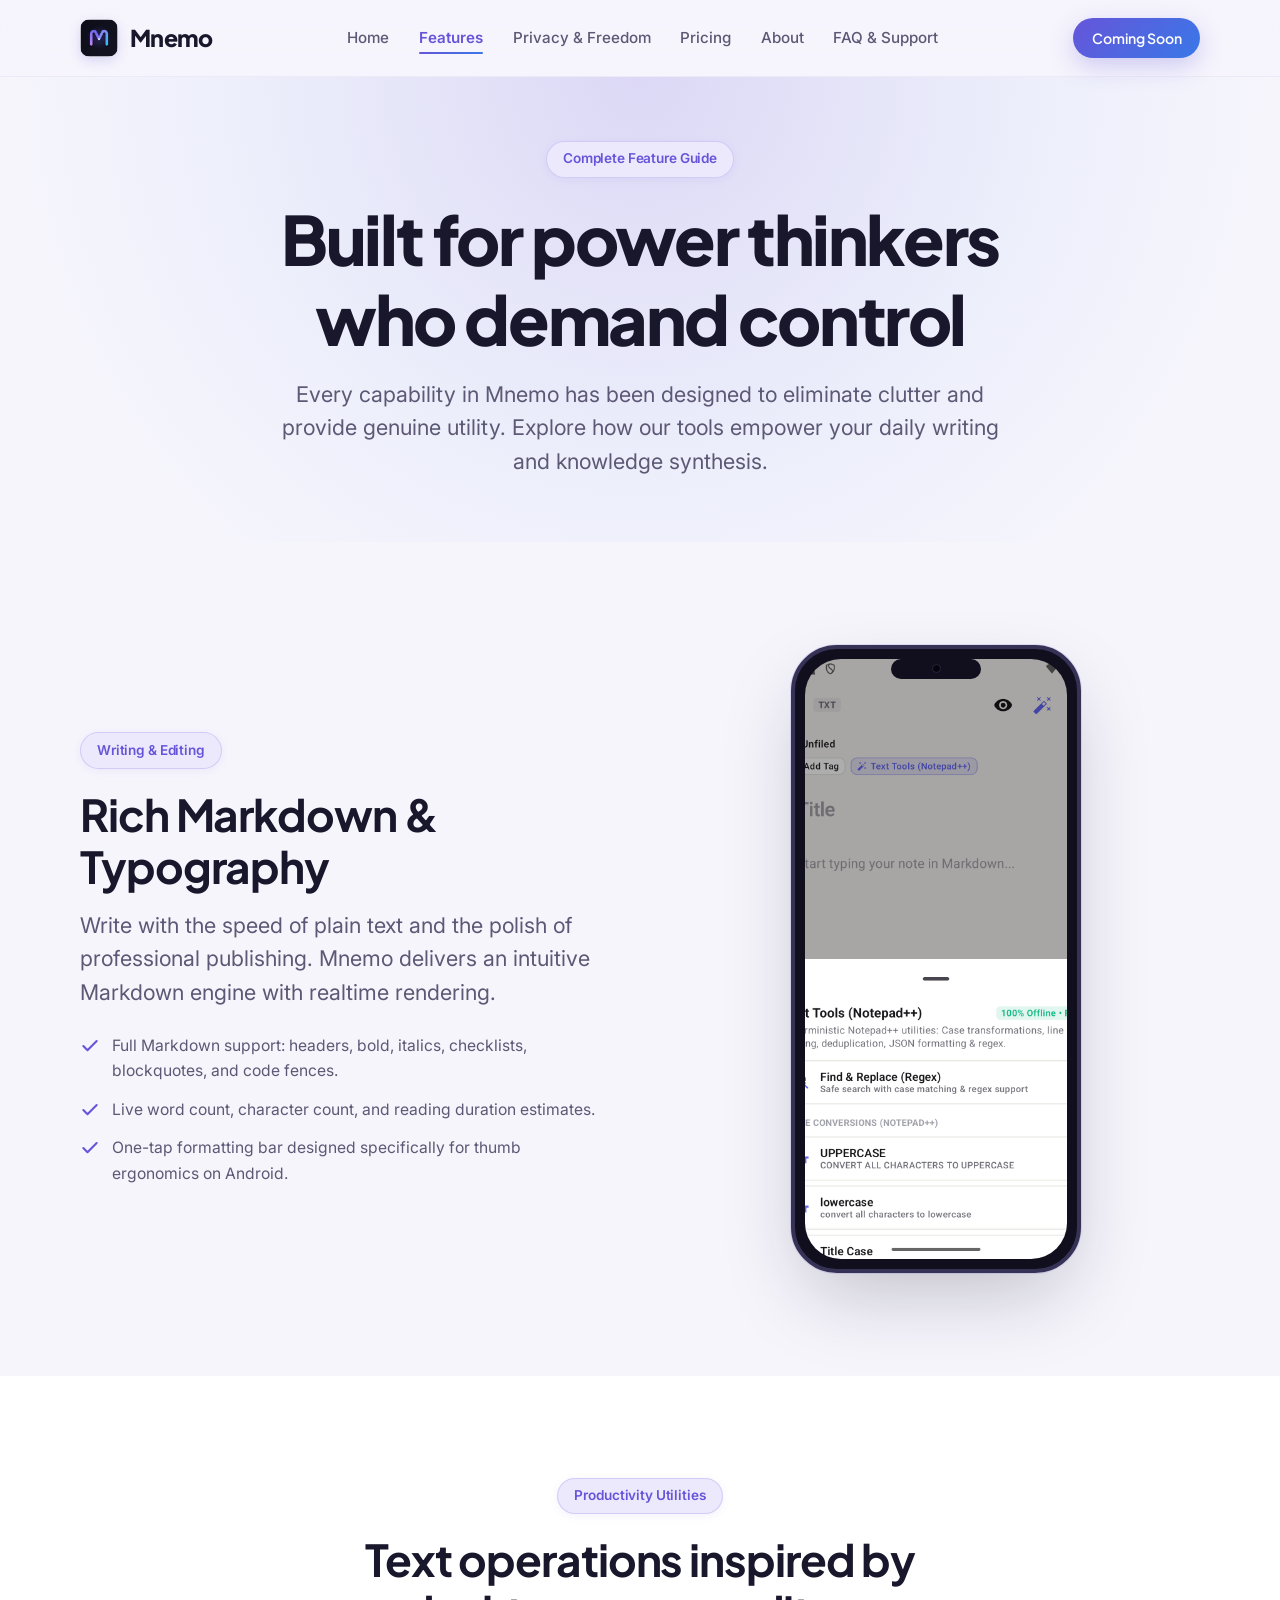
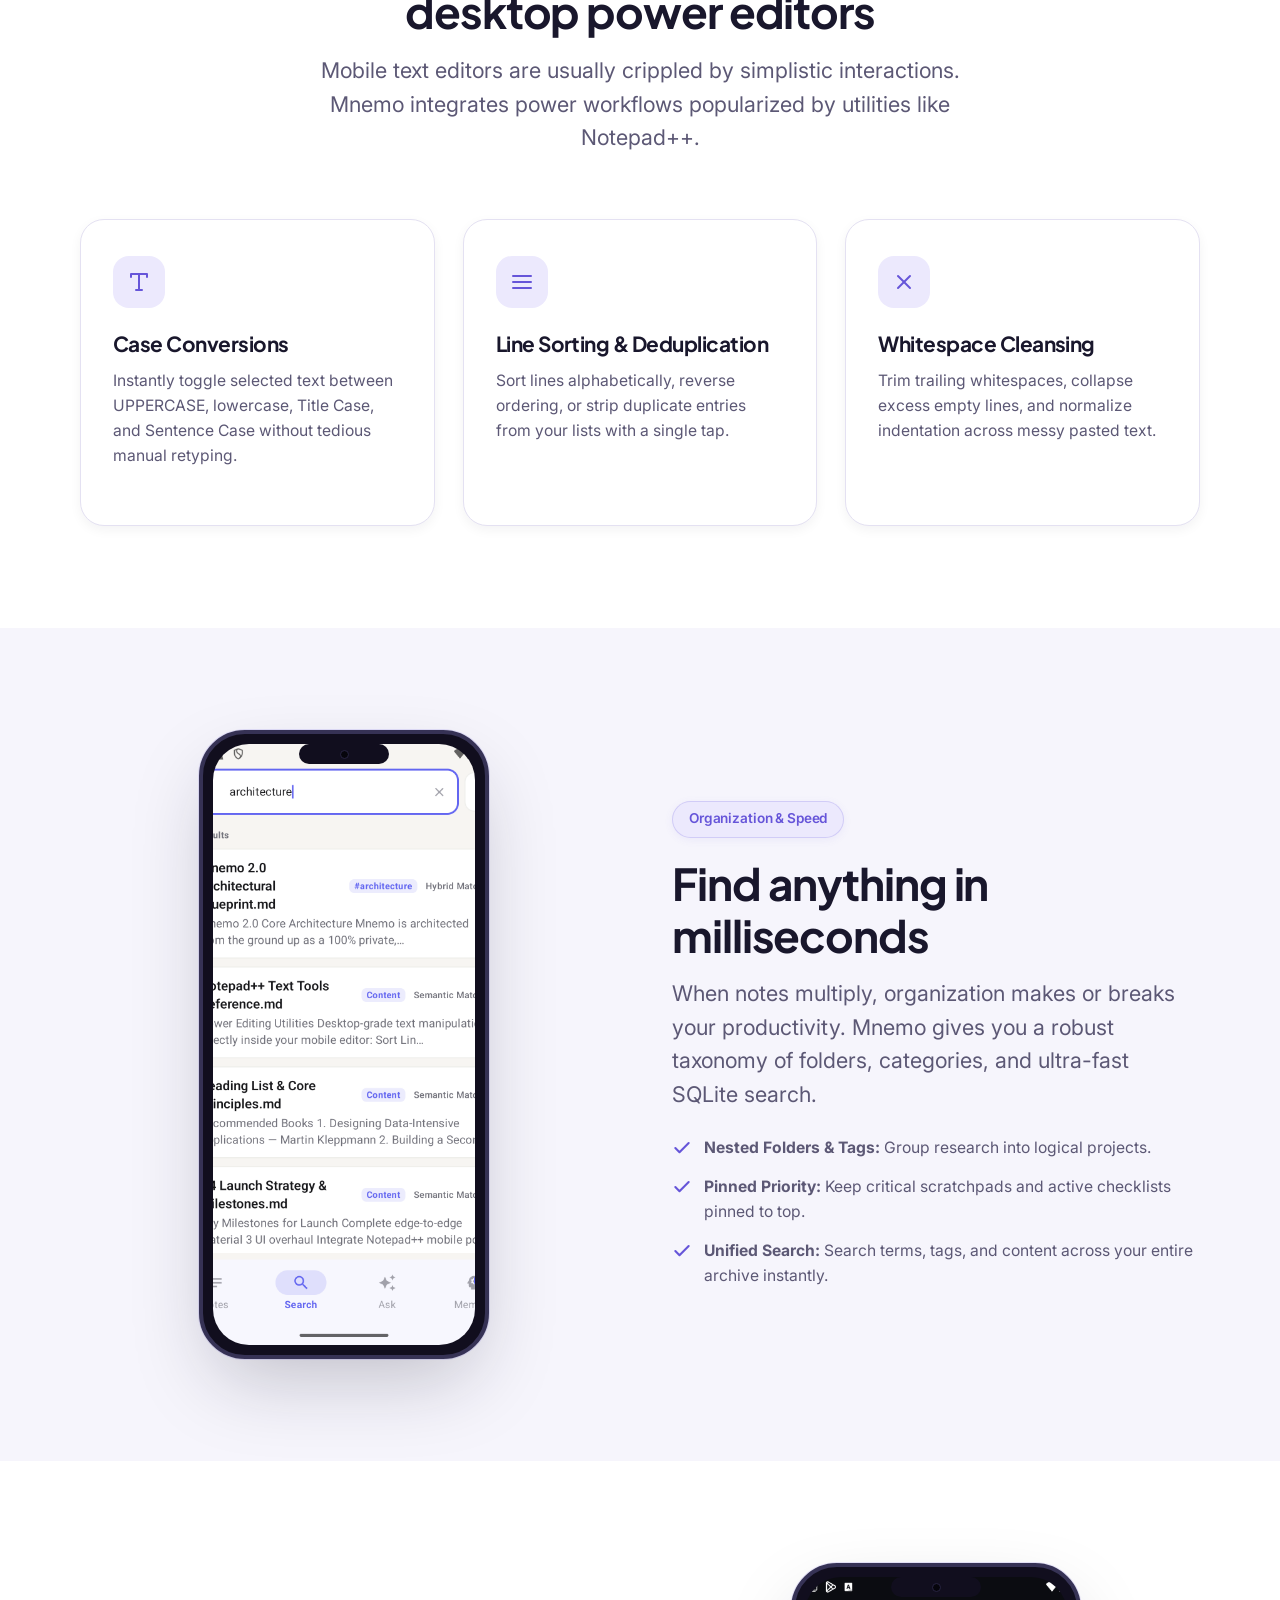
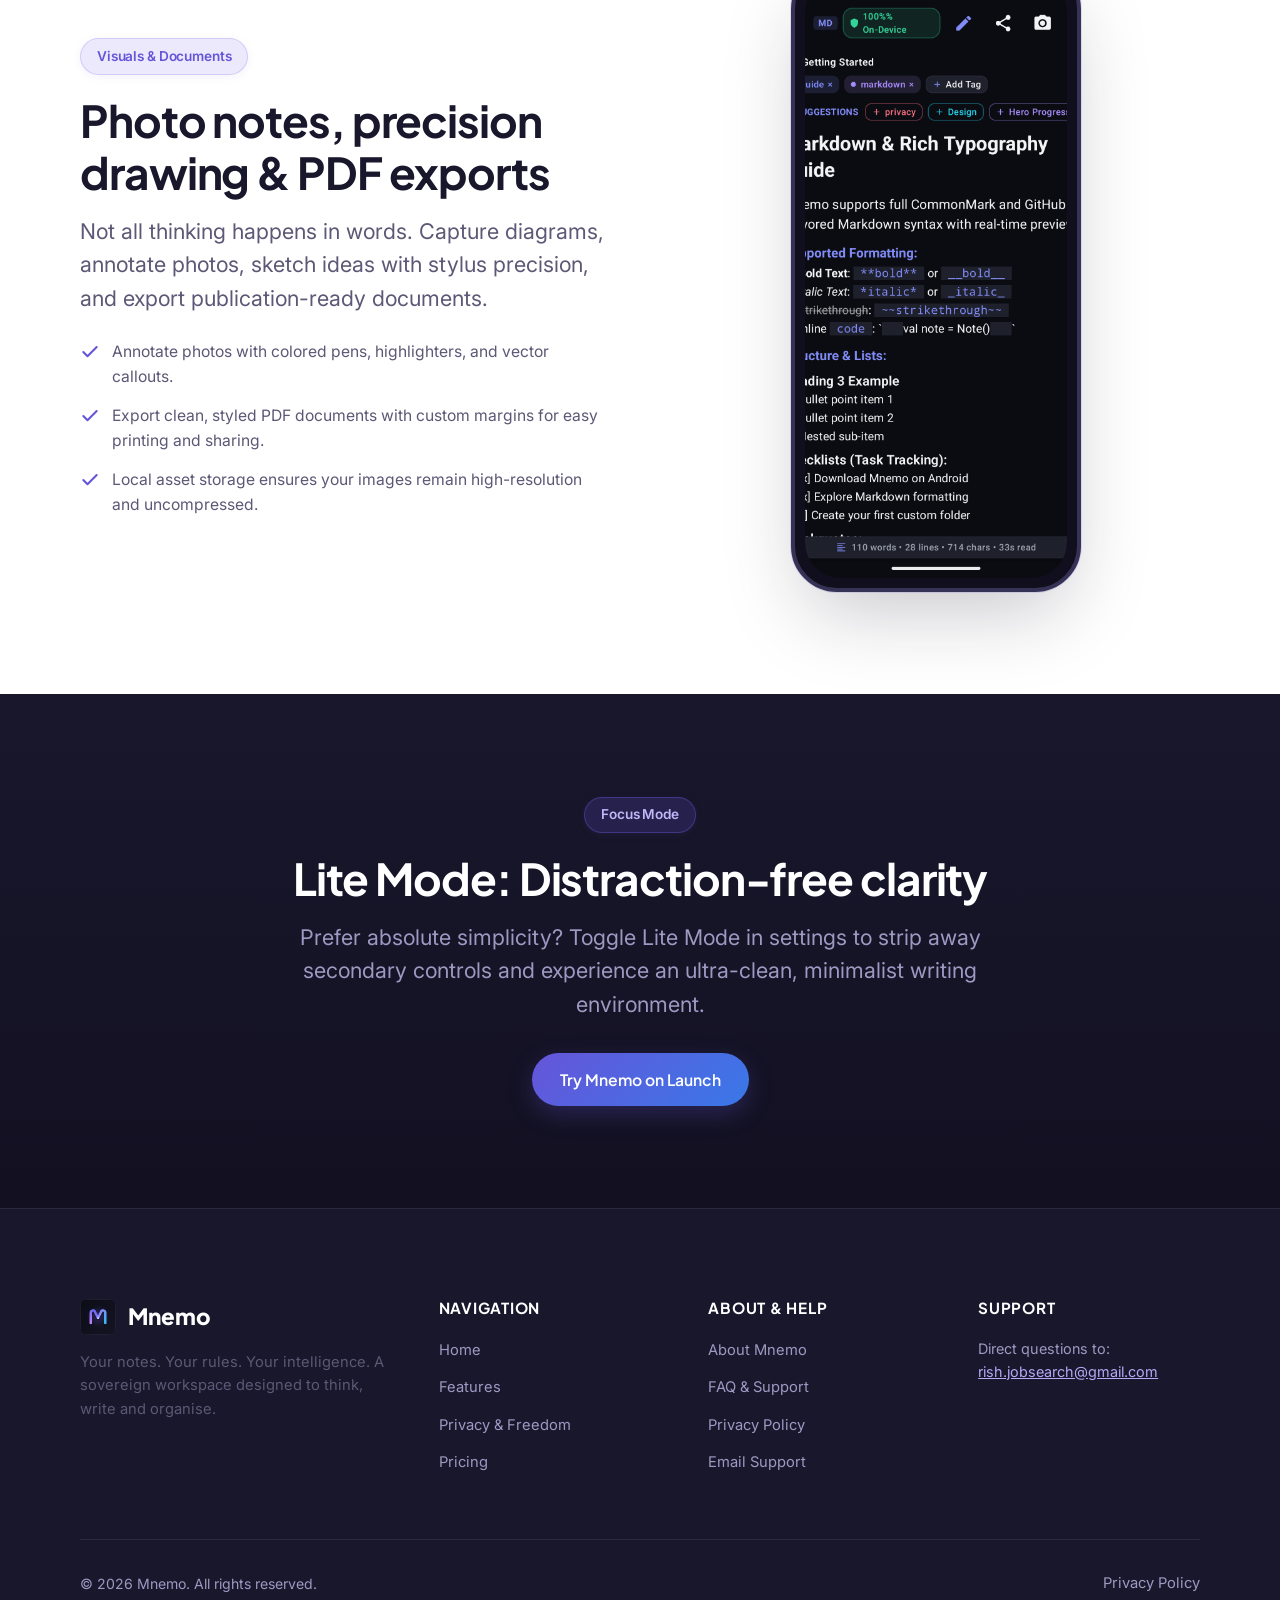
<file: features.html>
<!DOCTYPE html>
<html lang="en">
<head>
  <meta charset="UTF-8">
  <meta name="viewport" content="width=device-width, initial-scale=1.0">
  <title>Features — Mnemo Notes & Knowledge Management</title>
  <meta name="description" content="Explore Mnemo's full feature set: rich Markdown editing, nested folders, Notepad++ style text operations, precision drawing, PDF export, and local-first AI.">
  <link rel="icon" type="image/png" href="assets/images/logo.png">

  <!-- Google Fonts: Plus Jakarta Sans & Inter -->
  <link rel="preconnect" href="https://fonts.googleapis.com">
  <link rel="preconnect" href="https://fonts.gstatic.com" crossorigin>
  <link href="https://fonts.googleapis.com/css2?family=Inter:wght@400;500;600;700&family=Plus+Jakarta+Sans:wght@600;700;800&display=swap" rel="stylesheet">

  <link rel="stylesheet" href="assets/css/style.css">
</head>
<body>

  <!-- Navigation Bar -->
  <header class="navbar">
    <div class="container nav-container">
      <a href="index.html" class="nav-brand">
        <img src="assets/images/logo.png" alt="Mnemo Logo">
        <span>Mnemo</span>
      </a>

      <nav>
        <ul class="nav-links">
          <li><a href="index.html" class="nav-link">Home</a></li>
          <li><a href="features.html" class="nav-link active">Features</a></li>
          <li><a href="privacy.html" class="nav-link">Privacy & Freedom</a></li>
          <li><a href="pricing.html" class="nav-link">Pricing</a></li>
          <li><a href="about.html" class="nav-link">About</a></li>
          <li><a href="faq.html" class="nav-link">FAQ & Support</a></li>
        </ul>
      </nav>

      <div class="nav-actions">
        <a href="index.html#launch" class="btn btn-primary btn-sm">Coming Soon</a>
        <button class="nav-toggle" aria-label="Toggle Navigation">
          <svg width="24" height="24" viewBox="0 0 24 24" fill="none" stroke="currentColor" stroke-width="2" stroke-linecap="round" stroke-linejoin="round">
            <line x1="3" y1="12" x2="21" y2="12"></line>
            <line x1="3" y1="6" x2="21" y2="6"></line>
            <line x1="3" y1="18" x2="21" y2="18"></line>
          </svg>
        </button>
      </div>
    </div>
  </header>

  <!-- Mobile Drawer -->
  <div class="mobile-nav">
    <ul class="mobile-nav-links">
      <li><a href="index.html" class="mobile-nav-link">Home</a></li>
      <li><a href="features.html" class="mobile-nav-link active">Features</a></li>
      <li><a href="privacy.html" class="mobile-nav-link">Privacy & Freedom</a></li>
      <li><a href="pricing.html" class="mobile-nav-link">Pricing</a></li>
      <li><a href="about.html" class="mobile-nav-link">About</a></li>
      <li><a href="faq.html" class="mobile-nav-link">FAQ & Support</a></li>
      <li><a href="privacy-policy.html" class="mobile-nav-link">Privacy Policy</a></li>
    </ul>
  </div>

  <main>
    <!-- Header Hero -->
    <section class="section-tight" style="background: var(--gradient-glow); text-align: center;">
      <div class="container" style="max-width: 800px;">
        <div class="badge">
          <span>Complete Feature Guide</span>
        </div>
        <h1 style="margin-bottom: 1.25rem;">Built for power thinkers who demand control</h1>
        <p class="lead">
          Every capability in Mnemo has been designed to eliminate clutter and provide genuine utility. Explore how our tools empower your daily writing and knowledge synthesis.
        </p>
      </div>
    </section>

    <!-- Detailed Feature 1: The Markdown & Text Powerhouse -->
    <section class="section">
      <div class="container">
        <div class="showcase-display">
          <div>
            <div class="badge">
              <span>Writing & Editing</span>
            </div>
            <h2>Rich Markdown & Typography</h2>
            <p class="lead" style="margin-top: 1rem;">
              Write with the speed of plain text and the polish of professional publishing. Mnemo delivers an intuitive Markdown engine with realtime rendering.
            </p>

            <ul class="showcase-features">
              <li class="showcase-feature-item">
                <svg width="20" height="20" viewBox="0 0 24 24" fill="none" stroke="currentColor" stroke-width="2.5" stroke-linecap="round" stroke-linejoin="round">
                  <polyline points="20 6 9 17 4 12"></polyline>
                </svg>
                <span>Full Markdown support: headers, bold, italics, checklists, blockquotes, and code fences.</span>
              </li>
              <li class="showcase-feature-item">
                <svg width="20" height="20" viewBox="0 0 24 24" fill="none" stroke="currentColor" stroke-width="2.5" stroke-linecap="round" stroke-linejoin="round">
                  <polyline points="20 6 9 17 4 12"></polyline>
                </svg>
                <span>Live word count, character count, and reading duration estimates.</span>
              </li>
              <li class="showcase-feature-item">
                <svg width="20" height="20" viewBox="0 0 24 24" fill="none" stroke="currentColor" stroke-width="2.5" stroke-linecap="round" stroke-linejoin="round">
                  <polyline points="20 6 9 17 4 12"></polyline>
                </svg>
                <span>One-tap formatting bar designed specifically for thumb ergonomics on Android.</span>
              </li>
            </ul>
          </div>

          <div class="mockup-wrapper">
            <div class="phone-mockup" style="max-width: 290px;">
              <div class="phone-notch"><div class="notch-camera"></div></div>
              <div class="phone-screen">
                <img src="assets/images/screen_editor.png" alt="Mnemo Note Editor">
              </div>
            </div>
          </div>
        </div>
      </div>
    </section>

    <!-- Detailed Feature 2: Notepad++ Inspired Text Utilities -->
    <section class="section" style="background: #FFFFFF;">
      <div class="container">
        <div class="section-header text-center">
          <div class="badge">
            <span>Productivity Utilities</span>
          </div>
          <h2>Text operations inspired by desktop power editors</h2>
          <p class="lead">
            Mobile text editors are usually crippled by simplistic interactions. Mnemo integrates power workflows popularized by utilities like Notepad++.
          </p>
        </div>

        <div class="grid-3">
          <div class="card">
            <div class="card-icon">
              <svg width="24" height="24" viewBox="0 0 24 24" fill="none" stroke="currentColor" stroke-width="2" stroke-linecap="round" stroke-linejoin="round">
                <polyline points="4 7 4 4 20 4 20 7"></polyline>
                <line x1="9" y1="20" x2="15" y2="20"></line>
                <line x1="12" y1="4" x2="12" y2="20"></line>
              </svg>
            </div>
            <h3 class="card-title">Case Conversions</h3>
            <p class="card-text">Instantly toggle selected text between UPPERCASE, lowercase, Title Case, and Sentence Case without tedious manual retyping.</p>
          </div>

          <div class="card">
            <div class="card-icon">
              <svg width="24" height="24" viewBox="0 0 24 24" fill="none" stroke="currentColor" stroke-width="2" stroke-linecap="round" stroke-linejoin="round">
                <line x1="3" y1="6" x2="21" y2="6"></line>
                <line x1="3" y1="12" x2="21" y2="12"></line>
                <line x1="3" y1="18" x2="21" y2="18"></line>
              </svg>
            </div>
            <h3 class="card-title">Line Sorting & Deduplication</h3>
            <p class="card-text">Sort lines alphabetically, reverse ordering, or strip duplicate entries from your lists with a single tap.</p>
          </div>

          <div class="card">
            <div class="card-icon">
              <svg width="24" height="24" viewBox="0 0 24 24" fill="none" stroke="currentColor" stroke-width="2" stroke-linecap="round" stroke-linejoin="round">
                <line x1="18" y1="6" x2="6" y2="18"></line>
                <line x1="6" y1="6" x2="18" y2="18"></line>
              </svg>
            </div>
            <h3 class="card-title">Whitespace Cleansing</h3>
            <p class="card-text">Trim trailing whitespaces, collapse excess empty lines, and normalize indentation across messy pasted text.</p>
          </div>
        </div>
      </div>
    </section>

    <!-- Detailed Feature 3: Organization & Search -->
    <section class="section">
      <div class="container">
        <div class="showcase-display">
          <div class="mockup-wrapper">
            <div class="phone-mockup" style="max-width: 290px;">
              <div class="phone-notch"><div class="notch-camera"></div></div>
              <div class="phone-screen">
                <img src="assets/images/screen_search.png" alt="Unified Search">
              </div>
            </div>
          </div>

          <div>
            <div class="badge">
              <span>Organization & Speed</span>
            </div>
            <h2>Find anything in milliseconds</h2>
            <p class="lead" style="margin-top: 1rem;">
              When notes multiply, organization makes or breaks your productivity. Mnemo gives you a robust taxonomy of folders, categories, and ultra-fast SQLite search.
            </p>

            <ul class="showcase-features">
              <li class="showcase-feature-item">
                <svg width="20" height="20" viewBox="0 0 24 24" fill="none" stroke="currentColor" stroke-width="2.5" stroke-linecap="round" stroke-linejoin="round">
                  <polyline points="20 6 9 17 4 12"></polyline>
                </svg>
                <span><strong>Nested Folders & Tags:</strong> Group research into logical projects.</span>
              </li>
              <li class="showcase-feature-item">
                <svg width="20" height="20" viewBox="0 0 24 24" fill="none" stroke="currentColor" stroke-width="2.5" stroke-linecap="round" stroke-linejoin="round">
                  <polyline points="20 6 9 17 4 12"></polyline>
                </svg>
                <span><strong>Pinned Priority:</strong> Keep critical scratchpads and active checklists pinned to top.</span>
              </li>
              <li class="showcase-feature-item">
                <svg width="20" height="20" viewBox="0 0 24 24" fill="none" stroke="currentColor" stroke-width="2.5" stroke-linecap="round" stroke-linejoin="round">
                  <polyline points="20 6 9 17 4 12"></polyline>
                </svg>
                <span><strong>Unified Search:</strong> Search terms, tags, and content across your entire archive instantly.</span>
              </li>
            </ul>
          </div>
        </div>
      </div>
    </section>

    <!-- Detailed Feature 4: Visuals & Export -->
    <section class="section" style="background: #FFFFFF;">
      <div class="container">
        <div class="showcase-display">
          <div>
            <div class="badge">
              <span>Visuals & Documents</span>
            </div>
            <h2>Photo notes, precision drawing & PDF exports</h2>
            <p class="lead" style="margin-top: 1rem;">
              Not all thinking happens in words. Capture diagrams, annotate photos, sketch ideas with stylus precision, and export publication-ready documents.
            </p>

            <ul class="showcase-features">
              <li class="showcase-feature-item">
                <svg width="20" height="20" viewBox="0 0 24 24" fill="none" stroke="currentColor" stroke-width="2.5" stroke-linecap="round" stroke-linejoin="round">
                  <polyline points="20 6 9 17 4 12"></polyline>
                </svg>
                <span>Annotate photos with colored pens, highlighters, and vector callouts.</span>
              </li>
              <li class="showcase-feature-item">
                <svg width="20" height="20" viewBox="0 0 24 24" fill="none" stroke="currentColor" stroke-width="2.5" stroke-linecap="round" stroke-linejoin="round">
                  <polyline points="20 6 9 17 4 12"></polyline>
                </svg>
                <span>Export clean, styled PDF documents with custom margins for easy printing and sharing.</span>
              </li>
              <li class="showcase-feature-item">
                <svg width="20" height="20" viewBox="0 0 24 24" fill="none" stroke="currentColor" stroke-width="2.5" stroke-linecap="round" stroke-linejoin="round">
                  <polyline points="20 6 9 17 4 12"></polyline>
                </svg>
                <span>Local asset storage ensures your images remain high-resolution and uncompressed.</span>
              </li>
            </ul>
          </div>

          <div class="mockup-wrapper">
            <div class="phone-mockup" style="max-width: 290px;">
              <div class="phone-notch"><div class="notch-camera"></div></div>
              <div class="phone-screen">
                <img src="assets/images/screen_photo.png" alt="Photo Notes and Drawing">
              </div>
            </div>
          </div>
        </div>
      </div>
    </section>

    <!-- Lite Mode Banner -->
    <section class="section section-dark text-center">
      <div class="container" style="max-width: 800px;">
        <div class="badge badge-dark">
          <span>Focus Mode</span>
        </div>
        <h2 style="color: #FFFFFF; margin-bottom: 1rem;">Lite Mode: Distraction-free clarity</h2>
        <p class="lead" style="color: var(--midnight-muted); margin-bottom: 2rem;">
          Prefer absolute simplicity? Toggle Lite Mode in settings to strip away secondary controls and experience an ultra-clean, minimalist writing environment.
        </p>
        <a href="index.html#launch" class="btn btn-primary">Try Mnemo on Launch</a>
      </div>
    </section>
  </main>

  <!-- Footer -->
  <footer class="footer">
    <div class="container">
      <div class="footer-grid">
        <div class="footer-brand">
          <div class="footer-logo">
            <img src="assets/images/logo.png" alt="Mnemo Logo">
            <span>Mnemo</span>
          </div>
          <p class="footer-desc">
            Your notes. Your rules. Your intelligence. A sovereign workspace designed to think, write and organise.
          </p>
        </div>

        <div>
          <h4 class="footer-heading">Navigation</h4>
          <ul class="footer-links">
            <li><a href="index.html" class="footer-link">Home</a></li>
            <li><a href="features.html" class="footer-link">Features</a></li>
            <li><a href="privacy.html" class="footer-link">Privacy & Freedom</a></li>
            <li><a href="pricing.html" class="footer-link">Pricing</a></li>
          </ul>
        </div>

        <div>
          <h4 class="footer-heading">About & Help</h4>
          <ul class="footer-links">
            <li><a href="about.html" class="footer-link">About Mnemo</a></li>
            <li><a href="faq.html" class="footer-link">FAQ & Support</a></li>
            <li><a href="privacy-policy.html" class="footer-link">Privacy Policy</a></li>
            <li><a href="mailto:rish.jobsearch@gmail.com" class="footer-link">Email Support</a></li>
          </ul>
        </div>

        <div>
          <h4 class="footer-heading">Support</h4>
          <p style="font-size: 0.9rem; color: var(--midnight-muted);">
            Direct questions to:<br>
            <a href="mailto:rish.jobsearch@gmail.com" style="color: #B5A8F8; text-decoration: underline;">rish.jobsearch@gmail.com</a>
          </p>
        </div>
      </div>

      <div class="footer-bottom">
        <div>© 2026 Mnemo. All rights reserved.</div>
        <div><a href="privacy-policy.html" class="footer-link">Privacy Policy</a></div>
      </div>
    </div>
  </footer>

  <script src="assets/js/main.js"></script>
</body>
</html>
</file>
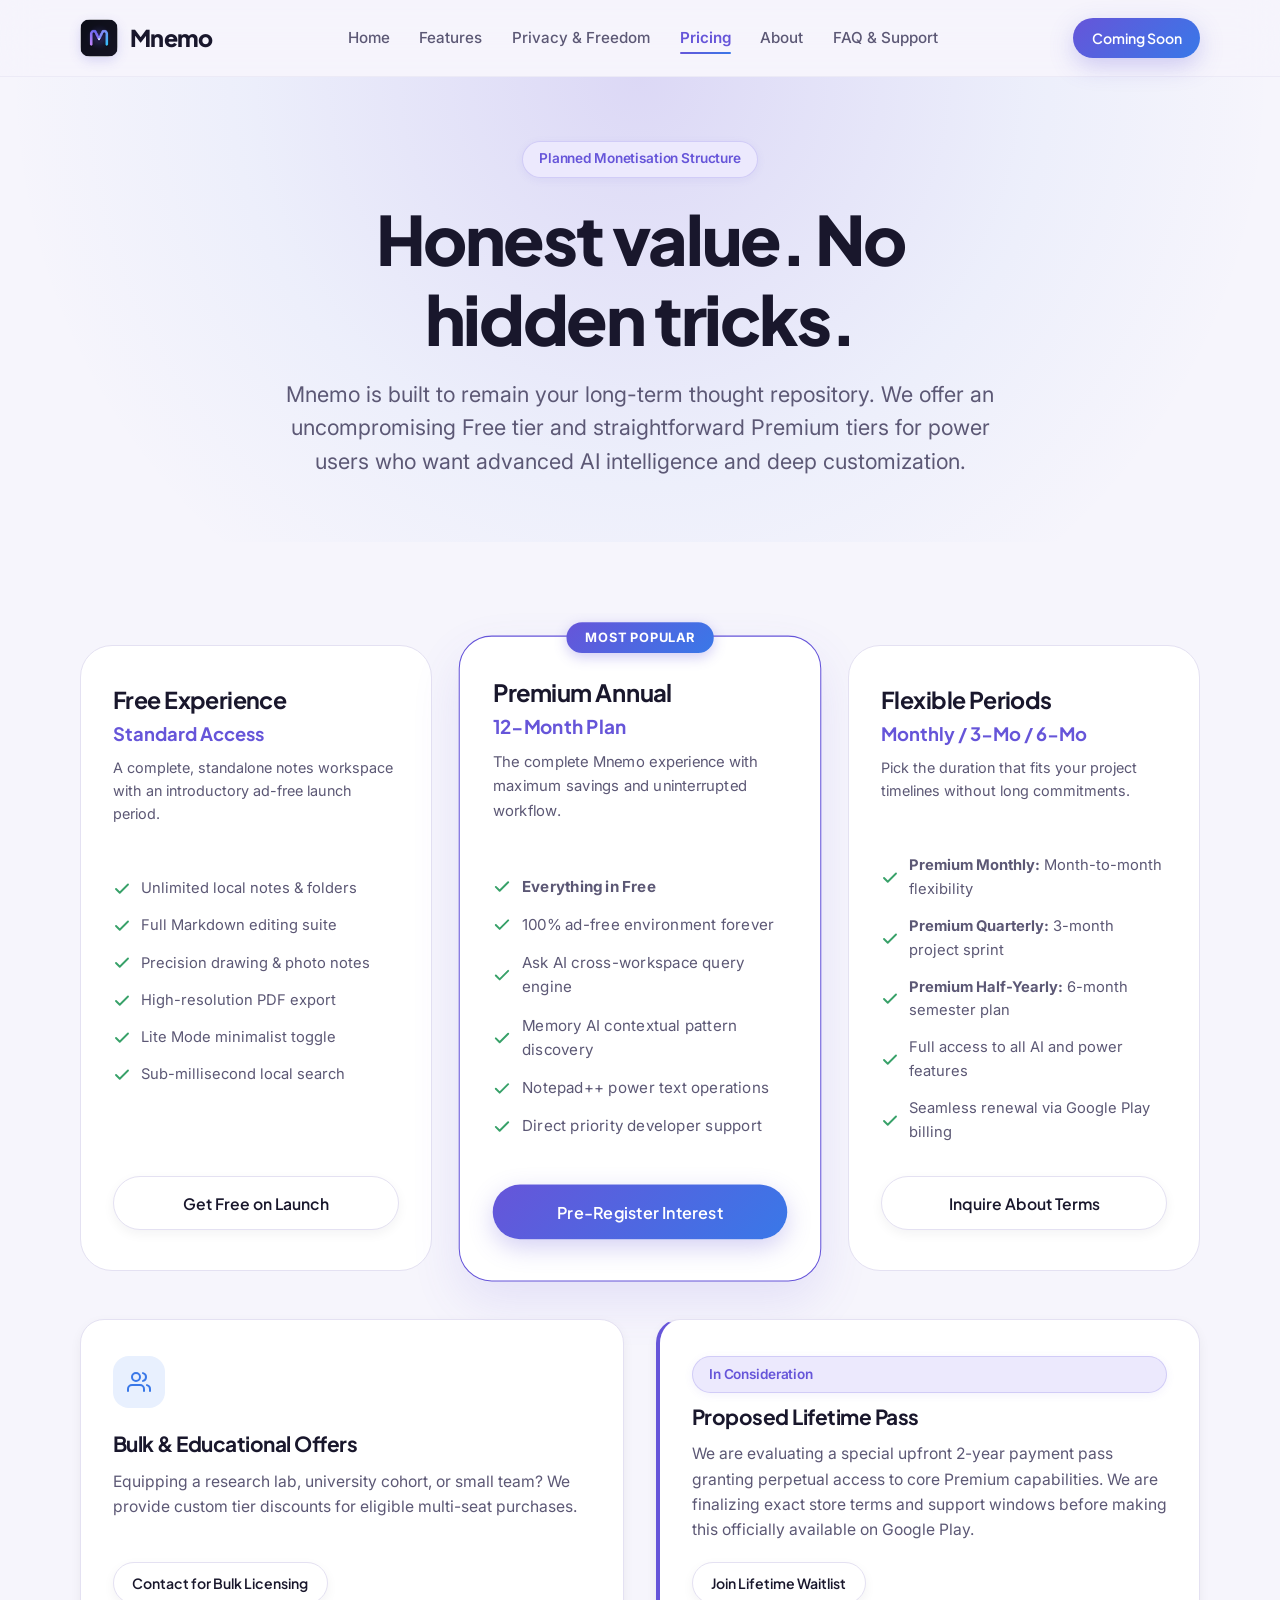
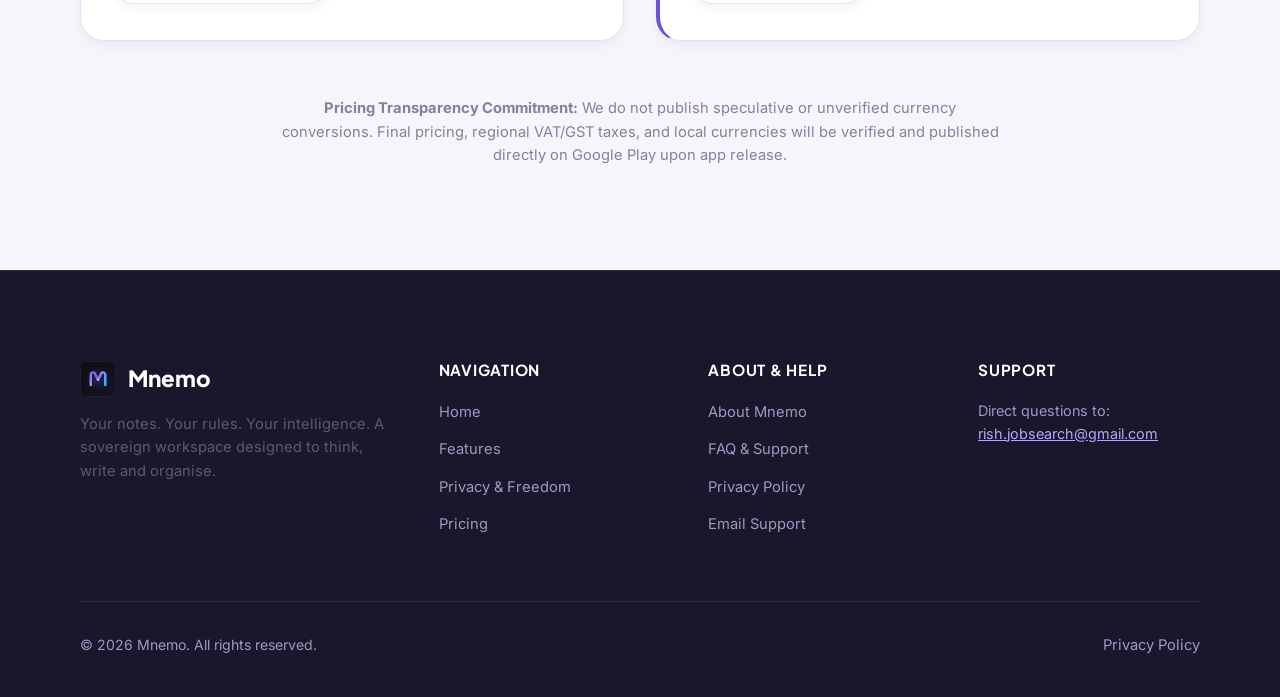
<file: pricing.html>
<!DOCTYPE html>
<html lang="en">
<head>
  <meta charset="UTF-8">
  <meta name="viewport" content="width=device-width, initial-scale=1.0">
  <title>Pricing & Plans — Mnemo Notes</title>
  <meta name="description" content="Transparent pricing for Mnemo: Free tier with introductory ad-free access, flexible Premium subscriptions (Monthly, Quarterly, 6-Month, Annual), and bulk discounts.">
  <link rel="icon" type="image/png" href="assets/images/logo.png">

  <!-- Google Fonts: Plus Jakarta Sans & Inter -->
  <link rel="preconnect" href="https://fonts.googleapis.com">
  <link rel="preconnect" href="https://fonts.gstatic.com" crossorigin>
  <link href="https://fonts.googleapis.com/css2?family=Inter:wght@400;500;600;700&family=Plus+Jakarta+Sans:wght@600;700;800&display=swap" rel="stylesheet">

  <link rel="stylesheet" href="assets/css/style.css">
</head>
<body>

  <!-- Navigation Bar -->
  <header class="navbar">
    <div class="container nav-container">
      <a href="index.html" class="nav-brand">
        <img src="assets/images/logo.png" alt="Mnemo Logo">
        <span>Mnemo</span>
      </a>

      <nav>
        <ul class="nav-links">
          <li><a href="index.html" class="nav-link">Home</a></li>
          <li><a href="features.html" class="nav-link">Features</a></li>
          <li><a href="privacy.html" class="nav-link">Privacy & Freedom</a></li>
          <li><a href="pricing.html" class="nav-link active">Pricing</a></li>
          <li><a href="about.html" class="nav-link">About</a></li>
          <li><a href="faq.html" class="nav-link">FAQ & Support</a></li>
        </ul>
      </nav>

      <div class="nav-actions">
        <a href="index.html#launch" class="btn btn-primary btn-sm">Coming Soon</a>
        <button class="nav-toggle" aria-label="Toggle Navigation">
          <svg width="24" height="24" viewBox="0 0 24 24" fill="none" stroke="currentColor" stroke-width="2" stroke-linecap="round" stroke-linejoin="round">
            <line x1="3" y1="12" x2="21" y2="12"></line>
            <line x1="3" y1="6" x2="21" y2="6"></line>
            <line x1="3" y1="18" x2="21" y2="18"></line>
          </svg>
        </button>
      </div>
    </div>
  </header>

  <!-- Mobile Drawer -->
  <div class="mobile-nav">
    <ul class="mobile-nav-links">
      <li><a href="index.html" class="mobile-nav-link">Home</a></li>
      <li><a href="features.html" class="mobile-nav-link">Features</a></li>
      <li><a href="privacy.html" class="mobile-nav-link">Privacy & Freedom</a></li>
      <li><a href="pricing.html" class="mobile-nav-link active">Pricing</a></li>
      <li><a href="about.html" class="mobile-nav-link">About</a></li>
      <li><a href="faq.html" class="mobile-nav-link">FAQ & Support</a></li>
      <li><a href="privacy-policy.html" class="mobile-nav-link">Privacy Policy</a></li>
    </ul>
  </div>

  <main>
    <!-- Header Hero -->
    <section class="section-tight" style="background: var(--gradient-glow); text-align: center;">
      <div class="container" style="max-width: 820px;">
        <div class="badge">
          <span>Planned Monetisation Structure</span>
        </div>
        <h1 style="margin-bottom: 1.25rem;">Honest value. No hidden tricks.</h1>
        <p class="lead">
          Mnemo is built to remain your long-term thought repository. We offer an uncompromising Free tier and straightforward Premium tiers for power users who want advanced AI intelligence and deep customization.
        </p>
      </div>
    </section>

    <!-- Pricing Grid -->
    <section class="section">
      <div class="container">
        <div class="pricing-grid">
          <!-- Free Tier -->
          <div class="pricing-card">
            <div class="pricing-header">
              <h3 class="pricing-title">Free Experience</h3>
              <div class="pricing-structure">Standard Access</div>
              <p style="font-size: 0.9rem; color: var(--text-secondary); margin-top: 0.5rem;">
                A complete, standalone notes workspace with an introductory ad-free launch period.
              </p>
            </div>

            <ul class="pricing-features">
              <li class="pricing-feature">
                <svg width="18" height="18" viewBox="0 0 24 24" fill="none" stroke="currentColor" stroke-width="2.5" stroke-linecap="round" stroke-linejoin="round"><polyline points="20 6 9 17 4 12"></polyline></svg>
                <span>Unlimited local notes & folders</span>
              </li>
              <li class="pricing-feature">
                <svg width="18" height="18" viewBox="0 0 24 24" fill="none" stroke="currentColor" stroke-width="2.5" stroke-linecap="round" stroke-linejoin="round"><polyline points="20 6 9 17 4 12"></polyline></svg>
                <span>Full Markdown editing suite</span>
              </li>
              <li class="pricing-feature">
                <svg width="18" height="18" viewBox="0 0 24 24" fill="none" stroke="currentColor" stroke-width="2.5" stroke-linecap="round" stroke-linejoin="round"><polyline points="20 6 9 17 4 12"></polyline></svg>
                <span>Precision drawing & photo notes</span>
              </li>
              <li class="pricing-feature">
                <svg width="18" height="18" viewBox="0 0 24 24" fill="none" stroke="currentColor" stroke-width="2.5" stroke-linecap="round" stroke-linejoin="round"><polyline points="20 6 9 17 4 12"></polyline></svg>
                <span>High-resolution PDF export</span>
              </li>
              <li class="pricing-feature">
                <svg width="18" height="18" viewBox="0 0 24 24" fill="none" stroke="currentColor" stroke-width="2.5" stroke-linecap="round" stroke-linejoin="round"><polyline points="20 6 9 17 4 12"></polyline></svg>
                <span>Lite Mode minimalist toggle</span>
              </li>
              <li class="pricing-feature">
                <svg width="18" height="18" viewBox="0 0 24 24" fill="none" stroke="currentColor" stroke-width="2.5" stroke-linecap="round" stroke-linejoin="round"><polyline points="20 6 9 17 4 12"></polyline></svg>
                <span>Sub-millisecond local search</span>
              </li>
            </ul>

            <a href="index.html#launch" class="btn btn-secondary" style="width: 100%;">Get Free on Launch</a>
          </div>

          <!-- Annual Premium (Highlighted) -->
          <div class="pricing-card featured">
            <div class="pricing-header">
              <h3 class="pricing-title">Premium Annual</h3>
              <div class="pricing-structure">12-Month Plan</div>
              <p style="font-size: 0.9rem; color: var(--text-secondary); margin-top: 0.5rem;">
                The complete Mnemo experience with maximum savings and uninterrupted workflow.
              </p>
            </div>

            <ul class="pricing-features">
              <li class="pricing-feature">
                <svg width="18" height="18" viewBox="0 0 24 24" fill="none" stroke="currentColor" stroke-width="2.5" stroke-linecap="round" stroke-linejoin="round"><polyline points="20 6 9 17 4 12"></polyline></svg>
                <span><strong>Everything in Free</strong></span>
              </li>
              <li class="pricing-feature">
                <svg width="18" height="18" viewBox="0 0 24 24" fill="none" stroke="currentColor" stroke-width="2.5" stroke-linecap="round" stroke-linejoin="round"><polyline points="20 6 9 17 4 12"></polyline></svg>
                <span>100% ad-free environment forever</span>
              </li>
              <li class="pricing-feature">
                <svg width="18" height="18" viewBox="0 0 24 24" fill="none" stroke="currentColor" stroke-width="2.5" stroke-linecap="round" stroke-linejoin="round"><polyline points="20 6 9 17 4 12"></polyline></svg>
                <span>Ask AI cross-workspace query engine</span>
              </li>
              <li class="pricing-feature">
                <svg width="18" height="18" viewBox="0 0 24 24" fill="none" stroke="currentColor" stroke-width="2.5" stroke-linecap="round" stroke-linejoin="round"><polyline points="20 6 9 17 4 12"></polyline></svg>
                <span>Memory AI contextual pattern discovery</span>
              </li>
              <li class="pricing-feature">
                <svg width="18" height="18" viewBox="0 0 24 24" fill="none" stroke="currentColor" stroke-width="2.5" stroke-linecap="round" stroke-linejoin="round"><polyline points="20 6 9 17 4 12"></polyline></svg>
                <span>Notepad++ power text operations</span>
              </li>
              <li class="pricing-feature">
                <svg width="18" height="18" viewBox="0 0 24 24" fill="none" stroke="currentColor" stroke-width="2.5" stroke-linecap="round" stroke-linejoin="round"><polyline points="20 6 9 17 4 12"></polyline></svg>
                <span>Direct priority developer support</span>
              </li>
            </ul>

            <a href="mailto:rish.jobsearch@gmail.com?subject=Mnemo%20Annual%20Premium%20Inquiry" class="btn btn-primary" style="width: 100%;">Pre-Register Interest</a>
          </div>

          <!-- Flexible Periods -->
          <div class="pricing-card">
            <div class="pricing-header">
              <h3 class="pricing-title">Flexible Periods</h3>
              <div class="pricing-structure">Monthly / 3-Mo / 6-Mo</div>
              <p style="font-size: 0.9rem; color: var(--text-secondary); margin-top: 0.5rem;">
                Pick the duration that fits your project timelines without long commitments.
              </p>
            </div>

            <ul class="pricing-features">
              <li class="pricing-feature">
                <svg width="18" height="18" viewBox="0 0 24 24" fill="none" stroke="currentColor" stroke-width="2.5" stroke-linecap="round" stroke-linejoin="round"><polyline points="20 6 9 17 4 12"></polyline></svg>
                <span><strong>Premium Monthly:</strong> Month-to-month flexibility</span>
              </li>
              <li class="pricing-feature">
                <svg width="18" height="18" viewBox="0 0 24 24" fill="none" stroke="currentColor" stroke-width="2.5" stroke-linecap="round" stroke-linejoin="round"><polyline points="20 6 9 17 4 12"></polyline></svg>
                <span><strong>Premium Quarterly:</strong> 3-month project sprint</span>
              </li>
              <li class="pricing-feature">
                <svg width="18" height="18" viewBox="0 0 24 24" fill="none" stroke="currentColor" stroke-width="2.5" stroke-linecap="round" stroke-linejoin="round"><polyline points="20 6 9 17 4 12"></polyline></svg>
                <span><strong>Premium Half-Yearly:</strong> 6-month semester plan</span>
              </li>
              <li class="pricing-feature">
                <svg width="18" height="18" viewBox="0 0 24 24" fill="none" stroke="currentColor" stroke-width="2.5" stroke-linecap="round" stroke-linejoin="round"><polyline points="20 6 9 17 4 12"></polyline></svg>
                <span>Full access to all AI and power features</span>
              </li>
              <li class="pricing-feature">
                <svg width="18" height="18" viewBox="0 0 24 24" fill="none" stroke="currentColor" stroke-width="2.5" stroke-linecap="round" stroke-linejoin="round"><polyline points="20 6 9 17 4 12"></polyline></svg>
                <span>Seamless renewal via Google Play billing</span>
              </li>
            </ul>

            <a href="mailto:rish.jobsearch@gmail.com?subject=Mnemo%20Flexible%20Plans%20Inquiry" class="btn btn-secondary" style="width: 100%;">Inquire About Terms</a>
          </div>
        </div>

        <!-- Bulk & Proposed Lifetime Offers -->
        <div class="grid-2" style="margin-top: 3rem;">
          <!-- Bulk Offers -->
          <div class="card" style="background: #FFFFFF;">
            <div class="card-icon" style="background: var(--accent-light); color: var(--accent);">
              <svg width="24" height="24" viewBox="0 0 24 24" fill="none" stroke="currentColor" stroke-width="2" stroke-linecap="round" stroke-linejoin="round">
                <path d="M17 21v-2a4 4 0 0 0-4-4H5a4 4 0 0 0-4 4v2"></path>
                <circle cx="9" cy="7" r="4"></circle>
                <path d="M23 21v-2a4 4 0 0 0-3-3.87"></path>
                <path d="M16 3.13a4 4 0 0 1 0 7.75"></path>
              </svg>
            </div>
            <h3 class="card-title">Bulk & Educational Offers</h3>
            <p class="card-text">
              Equipping a research lab, university cohort, or small team? We provide custom tier discounts for eligible multi-seat purchases.
            </p>
            <div style="margin-top: auto;">
              <a href="mailto:rish.jobsearch@gmail.com?subject=Mnemo%20Bulk%20Inquiry" class="btn btn-secondary btn-sm">Contact for Bulk Licensing</a>
            </div>
          </div>

          <!-- Proposed Lifetime Offer Notice -->
          <div class="card" style="background: #FFFFFF; border-left: 4px solid var(--primary);">
            <div class="badge" style="margin-bottom: 0.75rem;">
              <span>In Consideration</span>
            </div>
            <h3 class="card-title">Proposed Lifetime Pass</h3>
            <p class="card-text">
              We are evaluating a special upfront 2-year payment pass granting perpetual access to core Premium capabilities. We are finalizing exact store terms and support windows before making this officially available on Google Play.
            </p>
            <div style="margin-top: auto;">
              <a href="mailto:rish.jobsearch@gmail.com?subject=Lifetime%20Pass%20Waitlist" class="btn btn-secondary btn-sm">Join Lifetime Waitlist</a>
            </div>
          </div>
        </div>

        <div style="text-align: center; margin-top: 3.5rem; max-width: 720px; margin-left: auto; margin-right: auto;">
          <p style="font-size: 0.92rem; color: var(--text-muted); line-height: 1.6;">
            <strong>Pricing Transparency Commitment:</strong> We do not publish speculative or unverified currency conversions. Final pricing, regional VAT/GST taxes, and local currencies will be verified and published directly on Google Play upon app release.
          </p>
        </div>
      </div>
    </section>
  </main>

  <!-- Footer -->
  <footer class="footer">
    <div class="container">
      <div class="footer-grid">
        <div class="footer-brand">
          <div class="footer-logo">
            <img src="assets/images/logo.png" alt="Mnemo Logo">
            <span>Mnemo</span>
          </div>
          <p class="footer-desc">
            Your notes. Your rules. Your intelligence. A sovereign workspace designed to think, write and organise.
          </p>
        </div>

        <div>
          <h4 class="footer-heading">Navigation</h4>
          <ul class="footer-links">
            <li><a href="index.html" class="footer-link">Home</a></li>
            <li><a href="features.html" class="footer-link">Features</a></li>
            <li><a href="privacy.html" class="footer-link">Privacy & Freedom</a></li>
            <li><a href="pricing.html" class="footer-link">Pricing</a></li>
          </ul>
        </div>

        <div>
          <h4 class="footer-heading">About & Help</h4>
          <ul class="footer-links">
            <li><a href="about.html" class="footer-link">About Mnemo</a></li>
            <li><a href="faq.html" class="footer-link">FAQ & Support</a></li>
            <li><a href="privacy-policy.html" class="footer-link">Privacy Policy</a></li>
            <li><a href="mailto:rish.jobsearch@gmail.com" class="footer-link">Email Support</a></li>
          </ul>
        </div>

        <div>
          <h4 class="footer-heading">Support</h4>
          <p style="font-size: 0.9rem; color: var(--midnight-muted);">
            Direct questions to:<br>
            <a href="mailto:rish.jobsearch@gmail.com" style="color: #B5A8F8; text-decoration: underline;">rish.jobsearch@gmail.com</a>
          </p>
        </div>
      </div>

      <div class="footer-bottom">
        <div>© 2026 Mnemo. All rights reserved.</div>
        <div><a href="privacy-policy.html" class="footer-link">Privacy Policy</a></div>
      </div>
    </div>
  </footer>

  <script src="assets/js/main.js"></script>
</body>
</html>
</file>
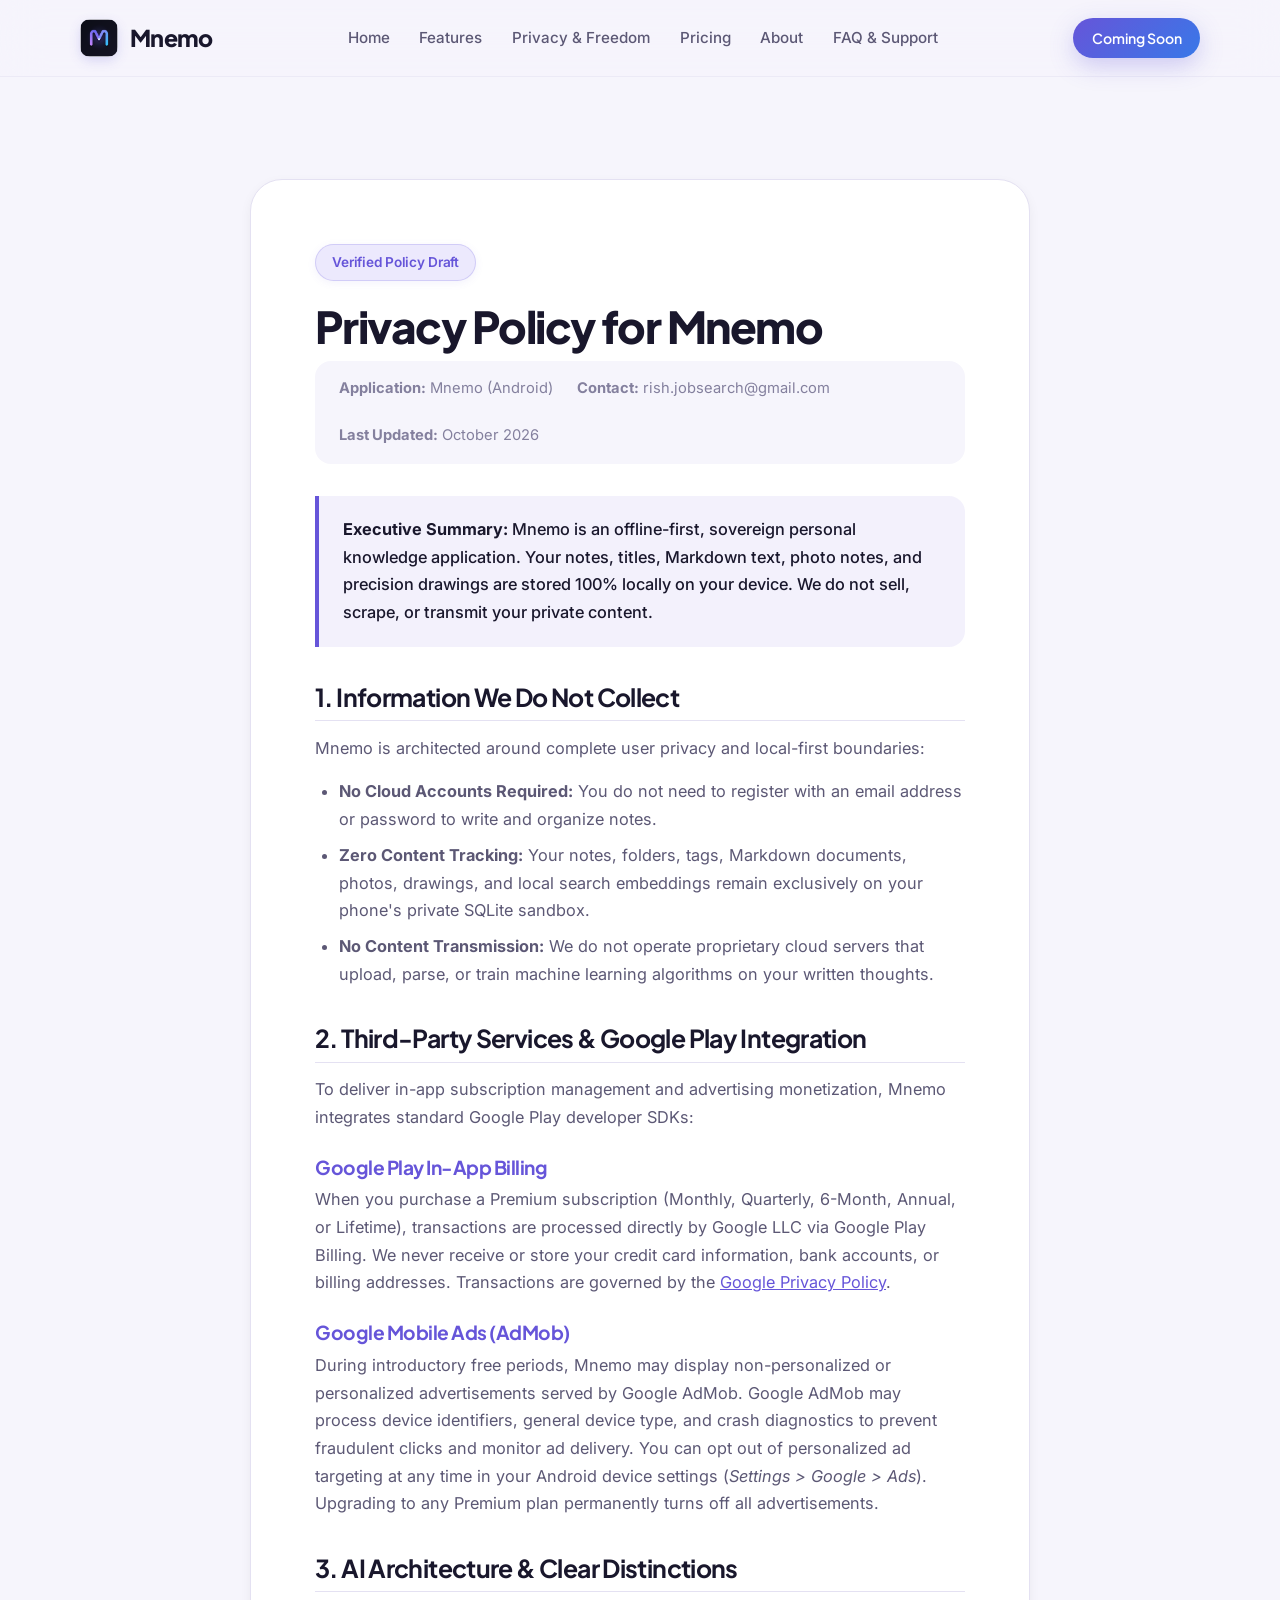
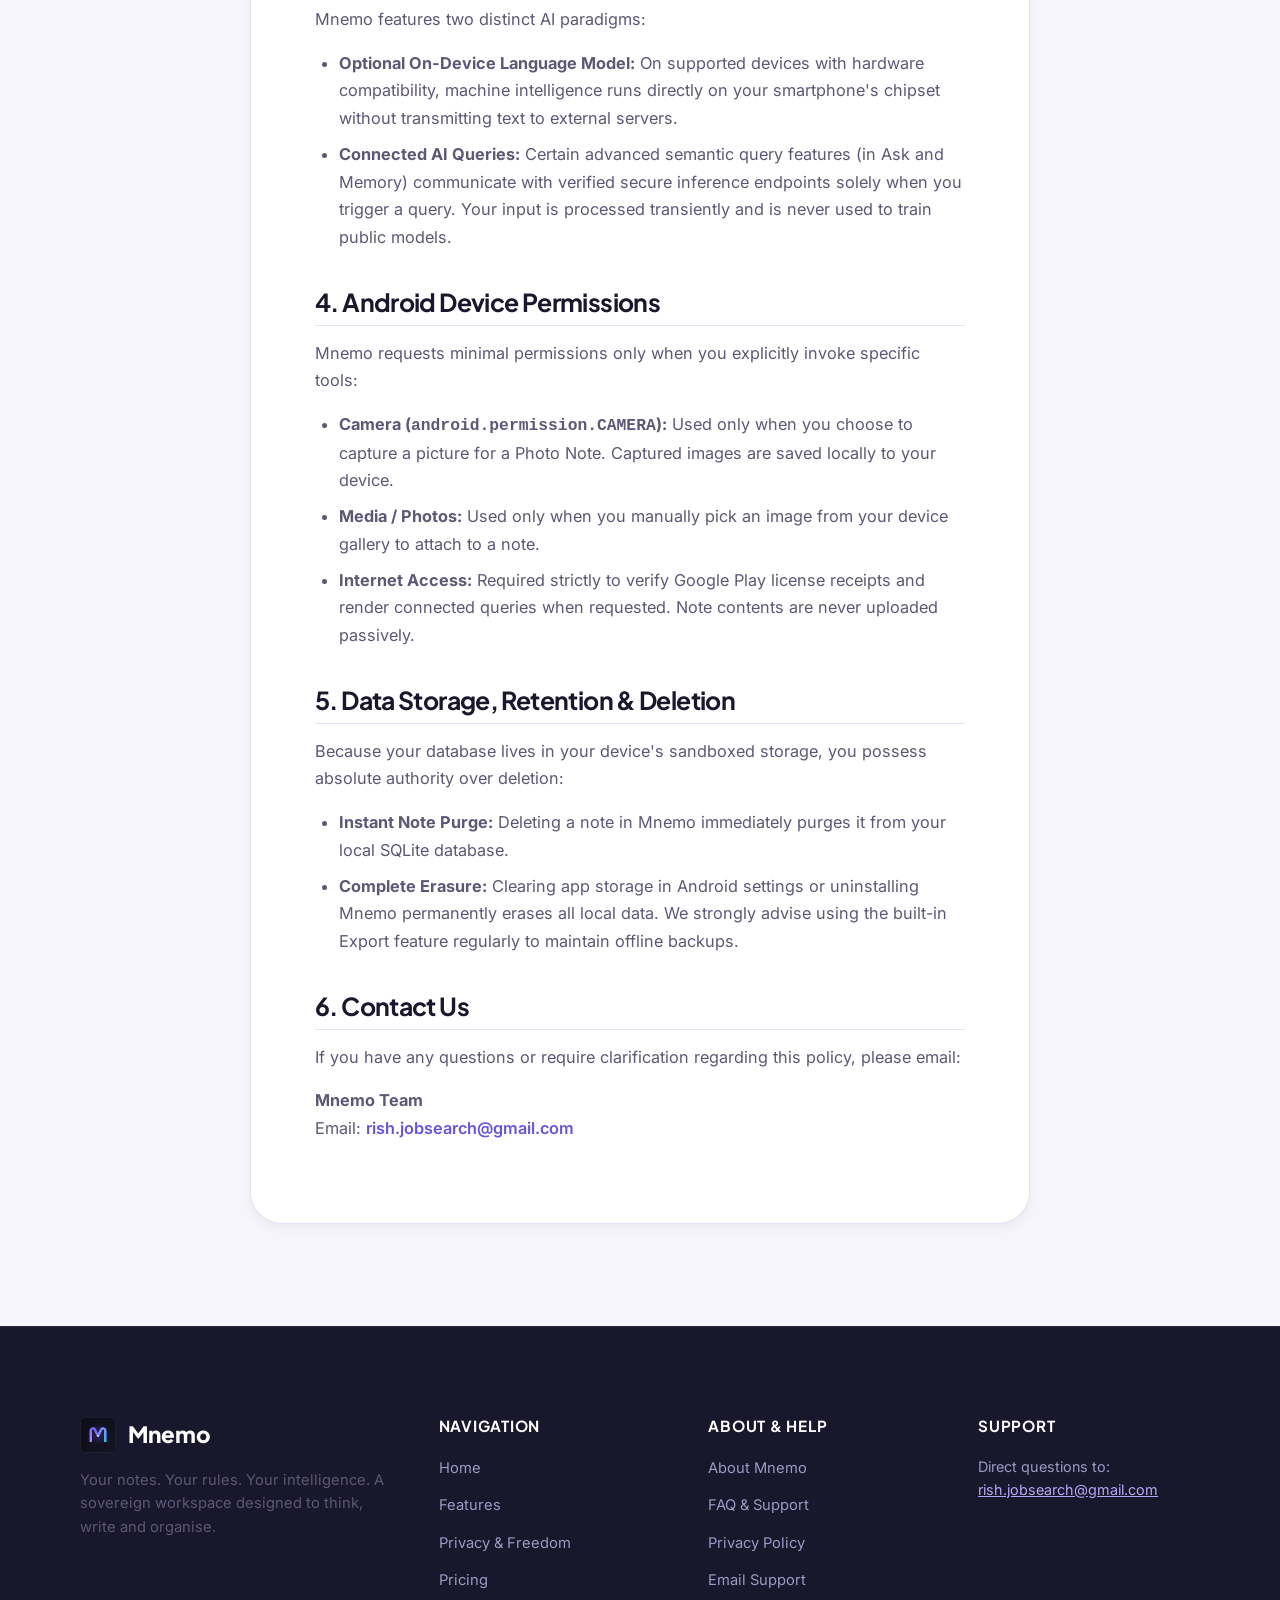
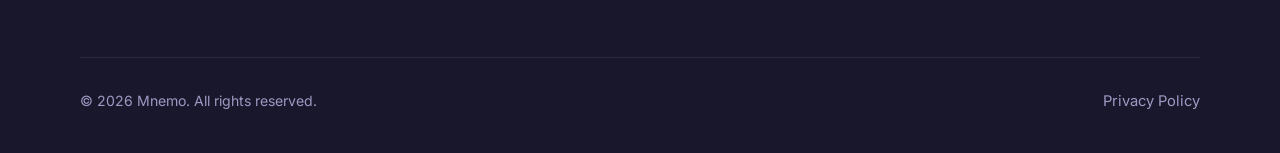
<file: privacy-policy.html>
<!DOCTYPE html>
<html lang="en">
<head>
  <meta charset="UTF-8">
  <meta name="viewport" content="width=device-width, initial-scale=1.0">
  <title>Privacy Policy — Mnemo</title>
  <meta name="description" content="Official Privacy Policy for Mnemo. Transparent explanation of our offline-first architecture, local SQLite database, Google Play billing, and data protection practices.">
  <link rel="icon" type="image/png" href="assets/images/logo.png">

  <!-- Google Fonts: Plus Jakarta Sans & Inter -->
  <link rel="preconnect" href="https://fonts.googleapis.com">
  <link rel="preconnect" href="https://fonts.gstatic.com" crossorigin>
  <link href="https://fonts.googleapis.com/css2?family=Inter:wght@400;500;600;700&family=Plus+Jakarta+Sans:wght@600;700;800&display=swap" rel="stylesheet">

  <link rel="stylesheet" href="assets/css/style.css">
  <style>
    .legal-content {
      background: #FFFFFF;
      border: 1px solid var(--border-subtle);
      border-radius: var(--radius-xl);
      padding: clamp(2rem, 5vw, 4rem);
      box-shadow: var(--shadow-sm);
    }
    .legal-content h2 {
      font-size: 1.55rem;
      margin-top: 2.25rem;
      margin-bottom: 0.85rem;
      color: var(--midnight);
      border-bottom: 1px solid var(--border-subtle);
      padding-bottom: 0.5rem;
    }
    .legal-content h3 {
      font-size: 1.2rem;
      margin-top: 1.5rem;
      margin-bottom: 0.5rem;
      color: var(--primary);
    }
    .legal-content p, .legal-content ul {
      margin-bottom: 1rem;
      color: var(--text-secondary);
      font-size: 1.02rem;
      line-height: 1.7;
    }
    .legal-content ul {
      padding-left: 1.5rem;
    }
    .legal-content li {
      margin-bottom: 0.5rem;
    }
    .legal-meta {
      display: flex;
      flex-wrap: wrap;
      gap: 1.5rem;
      padding: 1rem 1.5rem;
      background: var(--bg-main);
      border-radius: var(--radius-md);
      font-size: 0.92rem;
      color: var(--text-muted);
      margin-bottom: 2rem;
    }
    .legal-highlight {
      background: rgba(102, 85, 217, 0.08);
      border-left: 4px solid var(--primary);
      padding: 1.25rem 1.5rem;
      border-radius: 0 var(--radius-md) var(--radius-md) 0;
      margin: 1.75rem 0;
    }
    .legal-highlight p {
      color: var(--midnight);
      font-weight: 500;
      margin-bottom: 0;
    }
  </style>
</head>
<body>

  <!-- Navigation Bar -->
  <header class="navbar">
    <div class="container nav-container">
      <a href="index.html" class="nav-brand">
        <img src="assets/images/logo.png" alt="Mnemo Logo">
        <span>Mnemo</span>
      </a>

      <nav>
        <ul class="nav-links">
          <li><a href="index.html" class="nav-link">Home</a></li>
          <li><a href="features.html" class="nav-link">Features</a></li>
          <li><a href="privacy.html" class="nav-link">Privacy & Freedom</a></li>
          <li><a href="pricing.html" class="nav-link">Pricing</a></li>
          <li><a href="about.html" class="nav-link">About</a></li>
          <li><a href="faq.html" class="nav-link">FAQ & Support</a></li>
        </ul>
      </nav>

      <div class="nav-actions">
        <a href="index.html#launch" class="btn btn-primary btn-sm">Coming Soon</a>
        <button class="nav-toggle" aria-label="Toggle Navigation">
          <svg width="24" height="24" viewBox="0 0 24 24" fill="none" stroke="currentColor" stroke-width="2" stroke-linecap="round" stroke-linejoin="round">
            <line x1="3" y1="12" x2="21" y2="12"></line>
            <line x1="3" y1="6" x2="21" y2="6"></line>
            <line x1="3" y1="18" x2="21" y2="18"></line>
          </svg>
        </button>
      </div>
    </div>
  </header>

  <!-- Mobile Drawer -->
  <div class="mobile-nav">
    <ul class="mobile-nav-links">
      <li><a href="index.html" class="mobile-nav-link">Home</a></li>
      <li><a href="features.html" class="mobile-nav-link">Features</a></li>
      <li><a href="privacy.html" class="mobile-nav-link">Privacy & Freedom</a></li>
      <li><a href="pricing.html" class="mobile-nav-link">Pricing</a></li>
      <li><a href="about.html" class="mobile-nav-link">About</a></li>
      <li><a href="faq.html" class="mobile-nav-link">FAQ & Support</a></li>
      <li><a href="privacy-policy.html" class="mobile-nav-link active">Privacy Policy</a></li>
    </ul>
  </div>

  <main>
    <section class="section">
      <div class="container" style="max-width: 860px;">
        <div class="legal-content">
          <div class="badge">
            <span>Verified Policy Draft</span>
          </div>
          <h1 style="font-size: clamp(2rem, 4vw, 2.75rem); margin-bottom: 0.5rem;">Privacy Policy for Mnemo</h1>

          <div class="legal-meta">
            <div><strong>Application:</strong> Mnemo (Android)</div>
            <div><strong>Contact:</strong> rish.jobsearch@gmail.com</div>
            <div><strong>Last Updated:</strong> October 2026</div>
          </div>

          <div class="legal-highlight">
            <p><strong>Executive Summary:</strong> Mnemo is an offline-first, sovereign personal knowledge application. Your notes, titles, Markdown text, photo notes, and precision drawings are stored 100% locally on your device. We do not sell, scrape, or transmit your private content.</p>
          </div>

          <h2>1. Information We Do Not Collect</h2>
          <p>Mnemo is architected around complete user privacy and local-first boundaries:</p>
          <ul>
            <li><strong>No Cloud Accounts Required:</strong> You do not need to register with an email address or password to write and organize notes.</li>
            <li><strong>Zero Content Tracking:</strong> Your notes, folders, tags, Markdown documents, photos, drawings, and local search embeddings remain exclusively on your phone's private SQLite sandbox.</li>
            <li><strong>No Content Transmission:</strong> We do not operate proprietary cloud servers that upload, parse, or train machine learning algorithms on your written thoughts.</li>
          </ul>

          <h2>2. Third-Party Services & Google Play Integration</h2>
          <p>To deliver in-app subscription management and advertising monetization, Mnemo integrates standard Google Play developer SDKs:</p>

          <h3>Google Play In-App Billing</h3>
          <p>
            When you purchase a Premium subscription (Monthly, Quarterly, 6-Month, Annual, or Lifetime), transactions are processed directly by Google LLC via Google Play Billing. We never receive or store your credit card information, bank accounts, or billing addresses. Transactions are governed by the <a href="https://policies.google.com/privacy" target="_blank" rel="noopener" style="color: var(--primary); text-decoration: underline;">Google Privacy Policy</a>.
          </p>

          <h3>Google Mobile Ads (AdMob)</h3>
          <p>
            During introductory free periods, Mnemo may display non-personalized or personalized advertisements served by Google AdMob. Google AdMob may process device identifiers, general device type, and crash diagnostics to prevent fraudulent clicks and monitor ad delivery. You can opt out of personalized ad targeting at any time in your Android device settings (<em>Settings &gt; Google &gt; Ads</em>). Upgrading to any Premium plan permanently turns off all advertisements.
          </p>

          <h2>3. AI Architecture & Clear Distinctions</h2>
          <p>Mnemo features two distinct AI paradigms:</p>
          <ul>
            <li><strong>Optional On-Device Language Model:</strong> On supported devices with hardware compatibility, machine intelligence runs directly on your smartphone's chipset without transmitting text to external servers.</li>
            <li><strong>Connected AI Queries:</strong> Certain advanced semantic query features (in Ask and Memory) communicate with verified secure inference endpoints solely when you trigger a query. Your input is processed transiently and is never used to train public models.</li>
          </ul>

          <h2>4. Android Device Permissions</h2>
          <p>Mnemo requests minimal permissions only when you explicitly invoke specific tools:</p>
          <ul>
            <li><strong>Camera (<code>android.permission.CAMERA</code>):</strong> Used only when you choose to capture a picture for a Photo Note. Captured images are saved locally to your device.</li>
            <li><strong>Media / Photos:</strong> Used only when you manually pick an image from your device gallery to attach to a note.</li>
            <li><strong>Internet Access:</strong> Required strictly to verify Google Play license receipts and render connected queries when requested. Note contents are never uploaded passively.</li>
          </ul>

          <h2>5. Data Storage, Retention & Deletion</h2>
          <p>
            Because your database lives in your device's sandboxed storage, you possess absolute authority over deletion:
          </p>
          <ul>
            <li><strong>Instant Note Purge:</strong> Deleting a note in Mnemo immediately purges it from your local SQLite database.</li>
            <li><strong>Complete Erasure:</strong> Clearing app storage in Android settings or uninstalling Mnemo permanently erases all local data. We strongly advise using the built-in Export feature regularly to maintain offline backups.</li>
          </ul>

          <h2>6. Contact Us</h2>
          <p>If you have any questions or require clarification regarding this policy, please email:</p>
          <p>
            <strong>Mnemo Team</strong><br>
            Email: <a href="mailto:rish.jobsearch@gmail.com" style="color: var(--primary); font-weight: 600;">rish.jobsearch@gmail.com</a>
          </p>
        </div>
      </div>
    </section>
  </main>

  <!-- Footer -->
  <footer class="footer">
    <div class="container">
      <div class="footer-grid">
        <div class="footer-brand">
          <div class="footer-logo">
            <img src="assets/images/logo.png" alt="Mnemo Logo">
            <span>Mnemo</span>
          </div>
          <p class="footer-desc">
            Your notes. Your rules. Your intelligence. A sovereign workspace designed to think, write and organise.
          </p>
        </div>

        <div>
          <h4 class="footer-heading">Navigation</h4>
          <ul class="footer-links">
            <li><a href="index.html" class="footer-link">Home</a></li>
            <li><a href="features.html" class="footer-link">Features</a></li>
            <li><a href="privacy.html" class="footer-link">Privacy & Freedom</a></li>
            <li><a href="pricing.html" class="footer-link">Pricing</a></li>
          </ul>
        </div>

        <div>
          <h4 class="footer-heading">About & Help</h4>
          <ul class="footer-links">
            <li><a href="about.html" class="footer-link">About Mnemo</a></li>
            <li><a href="faq.html" class="footer-link">FAQ & Support</a></li>
            <li><a href="privacy-policy.html" class="footer-link">Privacy Policy</a></li>
            <li><a href="mailto:rish.jobsearch@gmail.com" class="footer-link">Email Support</a></li>
          </ul>
        </div>

        <div>
          <h4 class="footer-heading">Support</h4>
          <p style="font-size: 0.9rem; color: var(--midnight-muted);">
            Direct questions to:<br>
            <a href="mailto:rish.jobsearch@gmail.com" style="color: #B5A8F8; text-decoration: underline;">rish.jobsearch@gmail.com</a>
          </p>
        </div>
      </div>

      <div class="footer-bottom">
        <div>© 2026 Mnemo. All rights reserved.</div>
        <div><a href="privacy-policy.html" class="footer-link">Privacy Policy</a></div>
      </div>
    </div>
  </footer>

  <script src="assets/js/main.js"></script>
</body>
</html>
</file>
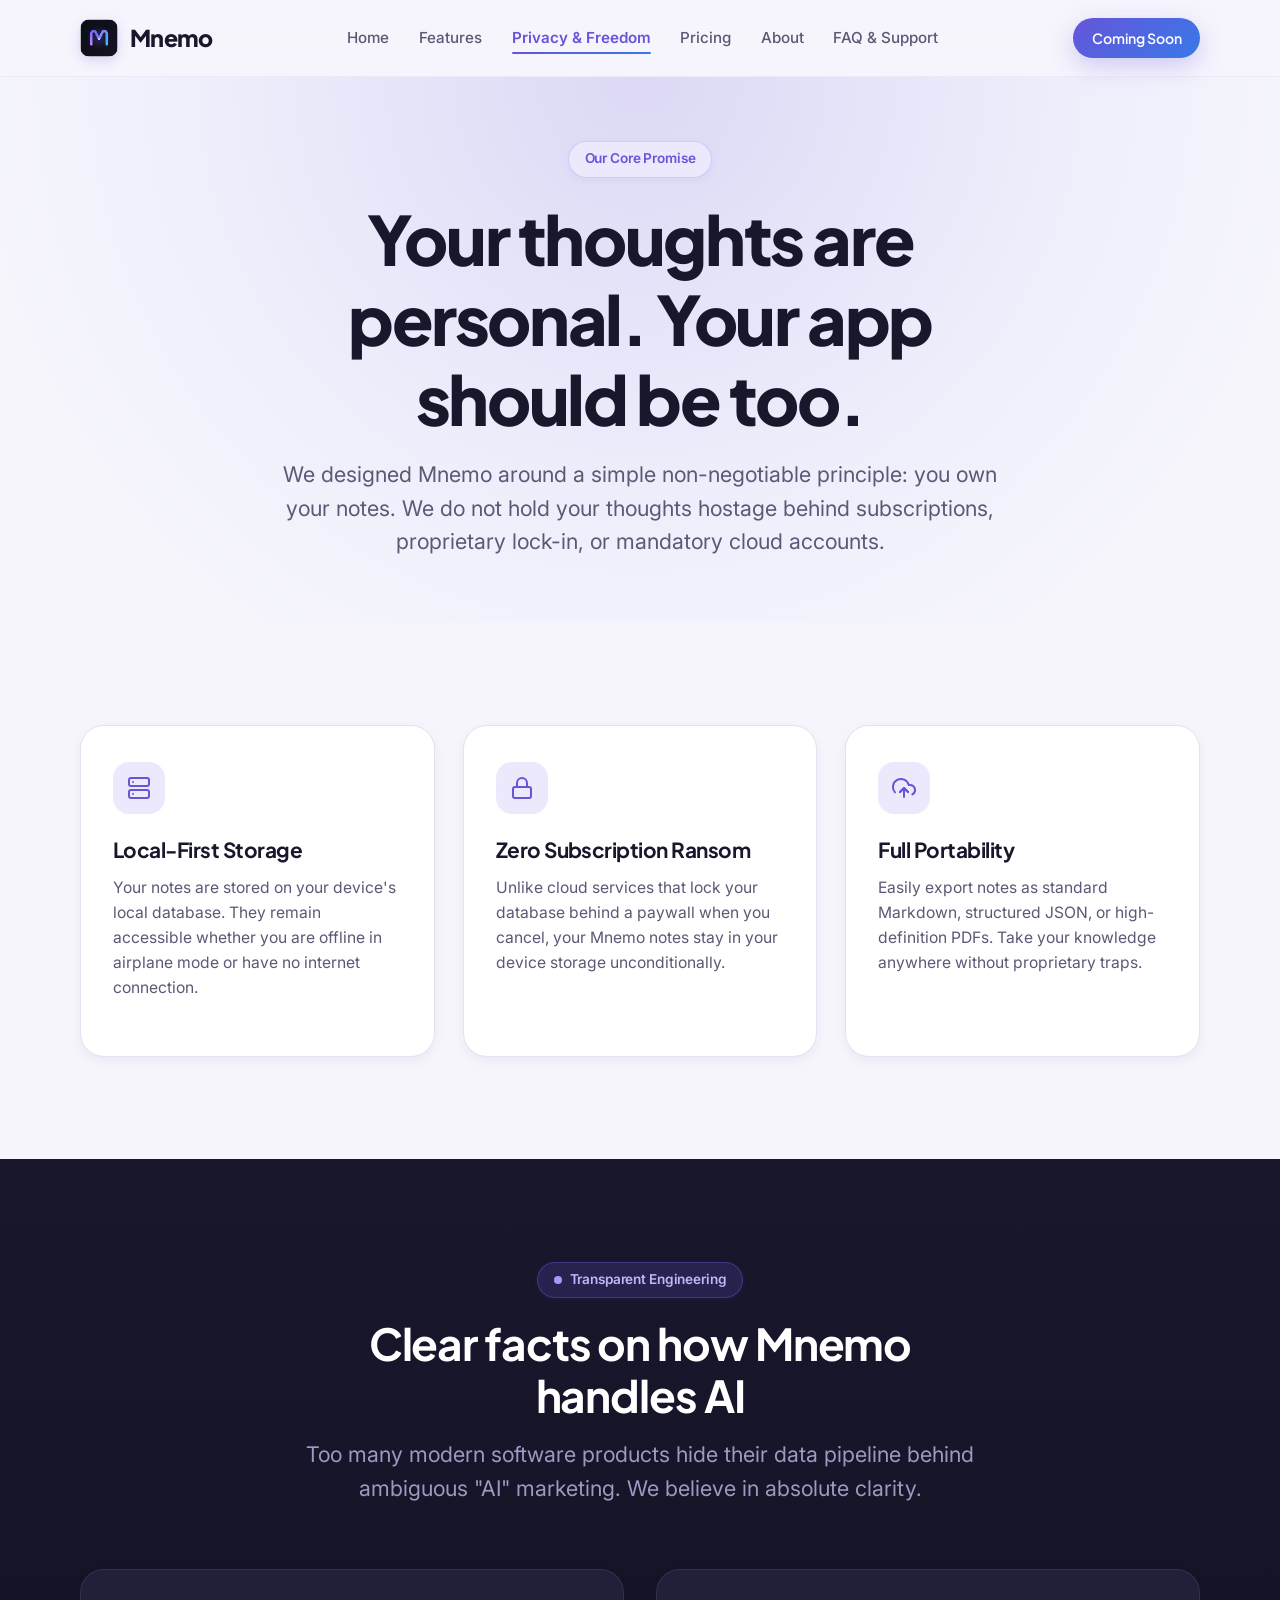
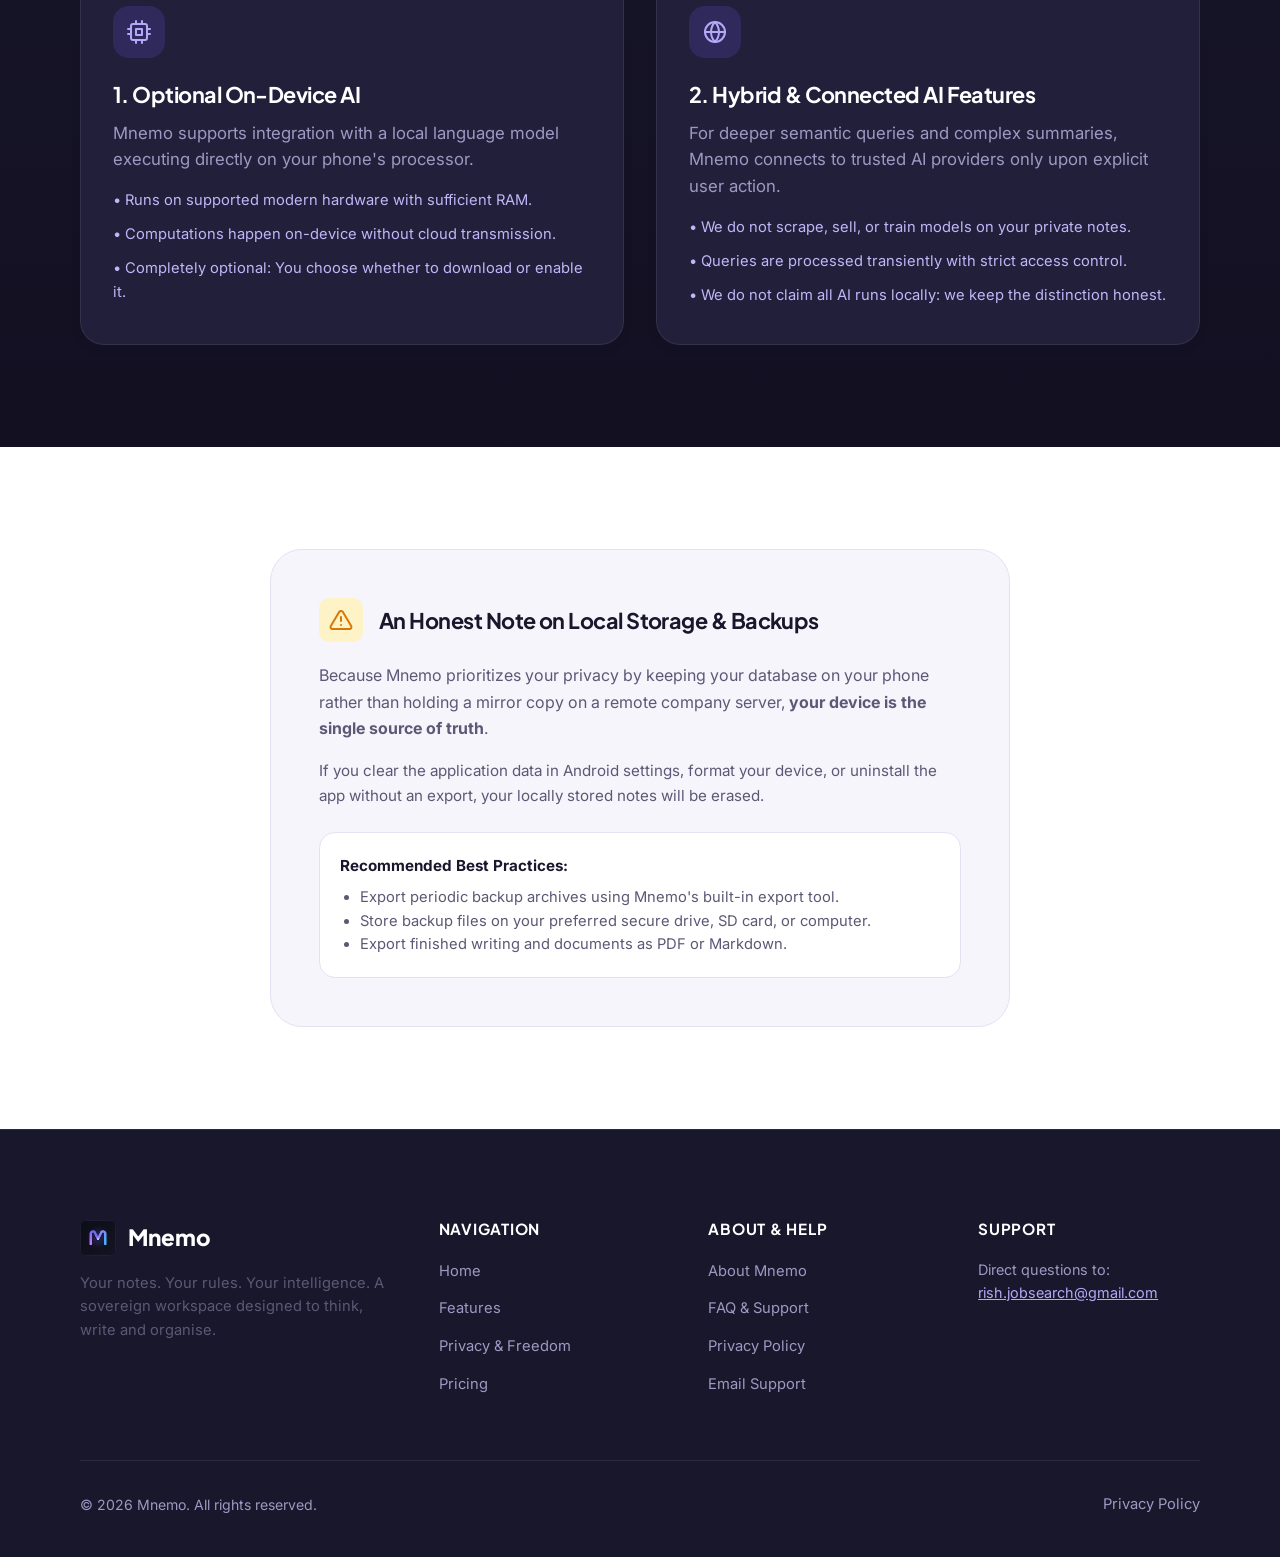
<file: privacy.html>
<!DOCTYPE html>
<html lang="en">
<head>
  <meta charset="UTF-8">
  <meta name="viewport" content="width=device-width, initial-scale=1.0">
  <title>Privacy & Freedom — Mnemo Sovereign Note Architecture</title>
  <meta name="description" content="Discover Mnemo's commitment to user sovereignty: 100% local-first storage, transparent AI distinctions, zero cloud dependency, and total data portability.">
  <link rel="icon" type="image/png" href="assets/images/logo.png">

  <!-- Google Fonts: Plus Jakarta Sans & Inter -->
  <link rel="preconnect" href="https://fonts.googleapis.com">
  <link rel="preconnect" href="https://fonts.gstatic.com" crossorigin>
  <link href="https://fonts.googleapis.com/css2?family=Inter:wght@400;500;600;700&family=Plus+Jakarta+Sans:wght@600;700;800&display=swap" rel="stylesheet">

  <link rel="stylesheet" href="assets/css/style.css">
</head>
<body>

  <!-- Navigation Bar -->
  <header class="navbar">
    <div class="container nav-container">
      <a href="index.html" class="nav-brand">
        <img src="assets/images/logo.png" alt="Mnemo Logo">
        <span>Mnemo</span>
      </a>

      <nav>
        <ul class="nav-links">
          <li><a href="index.html" class="nav-link">Home</a></li>
          <li><a href="features.html" class="nav-link">Features</a></li>
          <li><a href="privacy.html" class="nav-link active">Privacy & Freedom</a></li>
          <li><a href="pricing.html" class="nav-link">Pricing</a></li>
          <li><a href="about.html" class="nav-link">About</a></li>
          <li><a href="faq.html" class="nav-link">FAQ & Support</a></li>
        </ul>
      </nav>

      <div class="nav-actions">
        <a href="index.html#launch" class="btn btn-primary btn-sm">Coming Soon</a>
        <button class="nav-toggle" aria-label="Toggle Navigation">
          <svg width="24" height="24" viewBox="0 0 24 24" fill="none" stroke="currentColor" stroke-width="2" stroke-linecap="round" stroke-linejoin="round">
            <line x1="3" y1="12" x2="21" y2="12"></line>
            <line x1="3" y1="6" x2="21" y2="6"></line>
            <line x1="3" y1="18" x2="21" y2="18"></line>
          </svg>
        </button>
      </div>
    </div>
  </header>

  <!-- Mobile Drawer -->
  <div class="mobile-nav">
    <ul class="mobile-nav-links">
      <li><a href="index.html" class="mobile-nav-link">Home</a></li>
      <li><a href="features.html" class="mobile-nav-link">Features</a></li>
      <li><a href="privacy.html" class="mobile-nav-link active">Privacy & Freedom</a></li>
      <li><a href="pricing.html" class="mobile-nav-link">Pricing</a></li>
      <li><a href="about.html" class="mobile-nav-link">About</a></li>
      <li><a href="faq.html" class="mobile-nav-link">FAQ & Support</a></li>
      <li><a href="privacy-policy.html" class="mobile-nav-link">Privacy Policy</a></li>
    </ul>
  </div>

  <main>
    <!-- Header Hero -->
    <section class="section-tight" style="background: var(--gradient-glow); text-align: center;">
      <div class="container" style="max-width: 820px;">
        <div class="badge">
          <span>Our Core Promise</span>
        </div>
        <h1 style="margin-bottom: 1.25rem;">Your thoughts are personal. Your app should be too.</h1>
        <p class="lead">
          We designed Mnemo around a simple non-negotiable principle: you own your notes. We do not hold your thoughts hostage behind subscriptions, proprietary lock-in, or mandatory cloud accounts.
        </p>
      </div>
    </section>

    <!-- The 3 Pillars of Freedom -->
    <section class="section">
      <div class="container">
        <div class="grid-3">
          <!-- Pillar 1: Local Storage -->
          <div class="card">
            <div class="card-icon">
              <svg width="24" height="24" viewBox="0 0 24 24" fill="none" stroke="currentColor" stroke-width="2" stroke-linecap="round" stroke-linejoin="round">
                <rect x="2" y="2" width="20" height="8" rx="2" ry="2"></rect>
                <rect x="2" y="14" width="20" height="8" rx="2" ry="2"></rect>
                <line x1="6" y1="6" x2="6.01" y2="6"></line>
                <line x1="6" y1="18" x2="6.01" y2="18"></line>
              </svg>
            </div>
            <h3 class="card-title">Local-First Storage</h3>
            <p class="card-text">
              Your notes are stored on your device's local database. They remain accessible whether you are offline in airplane mode or have no internet connection.
            </p>
          </div>

          <!-- Pillar 2: No Cloud Lock-in -->
          <div class="card">
            <div class="card-icon">
              <svg width="24" height="24" viewBox="0 0 24 24" fill="none" stroke="currentColor" stroke-width="2" stroke-linecap="round" stroke-linejoin="round">
                <rect x="3" y="11" width="18" height="11" rx="2" ry="2"></rect>
                <path d="M7 11V7a5 5 0 0 1 10 0v4"></path>
              </svg>
            </div>
            <h3 class="card-title">Zero Subscription Ransom</h3>
            <p class="card-text">
              Unlike cloud services that lock your database behind a paywall when you cancel, your Mnemo notes stay in your device storage unconditionally.
            </p>
          </div>

          <!-- Pillar 3: Data Portability -->
          <div class="card">
            <div class="card-icon">
              <svg width="24" height="24" viewBox="0 0 24 24" fill="none" stroke="currentColor" stroke-width="2" stroke-linecap="round" stroke-linejoin="round">
                <polyline points="16 16 12 12 8 16"></polyline>
                <line x1="12" y1="12" x2="12" y2="21"></line>
                <path d="M20.39 18.39A5 5 0 0 0 18 9h-1.26A8 8 0 1 0 3 16.3"></path>
                <polyline points="16 16 12 12 8 16"></polyline>
              </svg>
            </div>
            <h3 class="card-title">Full Portability</h3>
            <p class="card-text">
              Easily export notes as standard Markdown, structured JSON, or high-definition PDFs. Take your knowledge anywhere without proprietary traps.
            </p>
          </div>
        </div>
      </div>
    </section>

    <!-- Deep Dive: AI Distinction -->
    <section class="section section-dark">
      <div class="container">
        <div class="section-header text-center">
          <div class="badge badge-dark">
            <span class="badge-dot"></span>
            <span>Transparent Engineering</span>
          </div>
          <h2>Clear facts on how Mnemo handles AI</h2>
          <p class="lead">
            Too many modern software products hide their data pipeline behind ambiguous "AI" marketing. We believe in absolute clarity.
          </p>
        </div>

        <div class="grid-2">
          <div class="card card-dark">
            <div class="card-icon">
              <svg width="24" height="24" viewBox="0 0 24 24" fill="none" stroke="currentColor" stroke-width="2" stroke-linecap="round" stroke-linejoin="round">
                <rect x="4" y="4" width="16" height="16" rx="2" ry="2"></rect>
                <rect x="9" y="9" width="6" height="6"></rect>
                <line x1="9" y1="1" x2="9" y2="4"></line>
                <line x1="15" y1="1" x2="15" y2="4"></line>
                <line x1="9" y1="20" x2="9" y2="23"></line>
                <line x1="15" y1="20" x2="15" y2="23"></line>
                <line x1="20" y1="9" x2="23" y2="9"></line>
                <line x1="20" y1="14" x2="23" y2="14"></line>
                <line x1="1" y1="9" x2="4" y2="9"></line>
                <line x1="1" y1="14" x2="4" y2="14"></line>
              </svg>
            </div>
            <h3 style="color: #FFFFFF; font-size: 1.35rem; margin-bottom: 0.75rem;">1. Optional On-Device AI</h3>
            <p style="color: var(--midnight-muted); margin-bottom: 1rem;">
              Mnemo supports integration with a local language model executing directly on your phone's processor.
            </p>
            <ul style="list-style: none; display: flex; flex-direction: column; gap: 0.65rem; color: #C0B7F8; font-size: 0.92rem;">
              <li>• Runs on supported modern hardware with sufficient RAM.</li>
              <li>• Computations happen on-device without cloud transmission.</li>
              <li>• Completely optional: You choose whether to download or enable it.</li>
            </ul>
          </div>

          <div class="card card-dark">
            <div class="card-icon">
              <svg width="24" height="24" viewBox="0 0 24 24" fill="none" stroke="currentColor" stroke-width="2" stroke-linecap="round" stroke-linejoin="round">
                <circle cx="12" cy="12" r="10"></circle>
                <line x1="2" y1="12" x2="22" y2="12"></line>
                <path d="M12 2a15.3 15.3 0 0 1 4 10 15.3 15.3 0 0 1-4 10 15.3 15.3 0 0 1-4-10 15.3 15.3 0 0 1 4-10z"></path>
              </svg>
            </div>
            <h3 style="color: #FFFFFF; font-size: 1.35rem; margin-bottom: 0.75rem;">2. Hybrid & Connected AI Features</h3>
            <p style="color: var(--midnight-muted); margin-bottom: 1rem;">
              For deeper semantic queries and complex summaries, Mnemo connects to trusted AI providers only upon explicit user action.
            </p>
            <ul style="list-style: none; display: flex; flex-direction: column; gap: 0.65rem; color: #C0B7F8; font-size: 0.92rem;">
              <li>• We do not scrape, sell, or train models on your private notes.</li>
              <li>• Queries are processed transiently with strict access control.</li>
              <li>• We do not claim all AI runs locally: we keep the distinction honest.</li>
            </ul>
          </div>
        </div>
      </div>
    </section>

    <!-- Important Data Safety & Backup Advice -->
    <section class="section" style="background: #FFFFFF;">
      <div class="container" style="max-width: 820px;">
        <div style="background: var(--bg-main); border: 1px solid var(--border-subtle); border-radius: var(--radius-xl); padding: clamp(2rem, 5vw, 3rem);">
          <div style="display: flex; align-items: center; gap: 1rem; margin-bottom: 1.25rem;">
            <div style="width: 44px; height: 44px; border-radius: var(--radius-sm); background: #FEF3C7; color: #D97706; display: flex; align-items: center; justify-content: center; flex-shrink: 0;">
              <svg width="24" height="24" viewBox="0 0 24 24" fill="none" stroke="currentColor" stroke-width="2" stroke-linecap="round" stroke-linejoin="round">
                <path d="M10.29 3.86L1.82 18a2 2 0 0 0 1.71 3h16.94a2 2 0 0 0 1.71-3L13.71 3.86a2 2 0 0 0-3.42 0z"></path>
                <line x1="12" y1="9" x2="12" y2="13"></line>
                <line x1="12" y1="17" x2="12.01" y2="17"></line>
              </svg>
            </div>
            <h3 style="font-size: 1.35rem; margin: 0;">An Honest Note on Local Storage & Backups</h3>
          </div>

          <p style="font-size: 1rem; line-height: 1.65; color: var(--text-secondary); margin-bottom: 1rem;">
            Because Mnemo prioritizes your privacy by keeping your database on your phone rather than holding a mirror copy on a remote company server, <strong>your device is the single source of truth</strong>.
          </p>

          <p style="font-size: 0.95rem; line-height: 1.65; color: var(--text-secondary); margin-bottom: 1.5rem;">
            If you clear the application data in Android settings, format your device, or uninstall the app without an export, your locally stored notes will be erased.
          </p>

          <div style="background: #FFFFFF; border-radius: var(--radius-md); padding: 1.25rem; border: 1px solid var(--border-subtle);">
            <strong style="color: var(--midnight); font-size: 0.95rem;">Recommended Best Practices:</strong>
            <ul style="margin-top: 0.5rem; margin-left: 1.25rem; color: var(--text-secondary); font-size: 0.92rem; line-height: 1.6;">
              <li>Export periodic backup archives using Mnemo's built-in export tool.</li>
              <li>Store backup files on your preferred secure drive, SD card, or computer.</li>
              <li>Export finished writing and documents as PDF or Markdown.</li>
            </ul>
          </div>
        </div>
      </div>
    </section>
  </main>

  <!-- Footer -->
  <footer class="footer">
    <div class="container">
      <div class="footer-grid">
        <div class="footer-brand">
          <div class="footer-logo">
            <img src="assets/images/logo.png" alt="Mnemo Logo">
            <span>Mnemo</span>
          </div>
          <p class="footer-desc">
            Your notes. Your rules. Your intelligence. A sovereign workspace designed to think, write and organise.
          </p>
        </div>

        <div>
          <h4 class="footer-heading">Navigation</h4>
          <ul class="footer-links">
            <li><a href="index.html" class="footer-link">Home</a></li>
            <li><a href="features.html" class="footer-link">Features</a></li>
            <li><a href="privacy.html" class="footer-link">Privacy & Freedom</a></li>
            <li><a href="pricing.html" class="footer-link">Pricing</a></li>
          </ul>
        </div>

        <div>
          <h4 class="footer-heading">About & Help</h4>
          <ul class="footer-links">
            <li><a href="about.html" class="footer-link">About Mnemo</a></li>
            <li><a href="faq.html" class="footer-link">FAQ & Support</a></li>
            <li><a href="privacy-policy.html" class="footer-link">Privacy Policy</a></li>
            <li><a href="mailto:rish.jobsearch@gmail.com" class="footer-link">Email Support</a></li>
          </ul>
        </div>

        <div>
          <h4 class="footer-heading">Support</h4>
          <p style="font-size: 0.9rem; color: var(--midnight-muted);">
            Direct questions to:<br>
            <a href="mailto:rish.jobsearch@gmail.com" style="color: #B5A8F8; text-decoration: underline;">rish.jobsearch@gmail.com</a>
          </p>
        </div>
      </div>

      <div class="footer-bottom">
        <div>© 2026 Mnemo. All rights reserved.</div>
        <div><a href="privacy-policy.html" class="footer-link">Privacy Policy</a></div>
      </div>
    </div>
  </footer>

  <script src="assets/js/main.js"></script>
</body>
</html>
</file>
<file: assets/css/style.css>
/* ==========================================================================
   MNEMO — OFFICIAL WEBSITE DESIGN SYSTEM
   Brand Palette:
     Primary Purple: #6655D9
     Accent Blue:    #3978E8
     Soft Background: #F6F5FC
     Midnight:       #19172C
   Typography:
     Headings: Plus Jakarta Sans
     Body: Inter
   ========================================================================== */

:root {
  /* Brand Colors */
  --primary: #6655D9;
  --primary-hover: #5544C8;
  --primary-light: #ECE9FD;
  --primary-soft: rgba(102, 85, 217, 0.08);
  --accent: #3978E8;
  --accent-hover: #2B68D8;
  --accent-light: #E8F0FE;
  
  /* Surfaces & Backgrounds */
  --bg-main: #F6F5FC;
  --bg-card: #FFFFFF;
  --bg-elevated: #FFFFFF;
  
  /* Midnight / Dark Theme tokens */
  --midnight: #19172C;
  --midnight-surface: #221F3B;
  --midnight-card: #282447;
  --midnight-border: rgba(255, 255, 255, 0.08);
  --midnight-muted: #9D99C2;
  --midnight-text: #F6F5FC;
  
  /* Text & Neutrals */
  --text-main: #19172C;
  --text-secondary: #5C5875;
  --text-muted: #84809E;
  --border-subtle: #E4E1F2;
  --border-focus: #6655D9;
  
  /* Gradients */
  --gradient-brand: linear-gradient(135deg, #6655D9 0%, #3978E8 100%);
  --gradient-text: linear-gradient(135deg, #6655D9 20%, #3978E8 100%);
  --gradient-dark: linear-gradient(180deg, #19172C 0%, #121021 100%);
  --gradient-glow: radial-gradient(circle at 50% 0%, rgba(102, 85, 217, 0.18) 0%, rgba(57, 120, 232, 0.05) 50%, transparent 80%);
  --gradient-card: linear-gradient(180deg, rgba(255, 255, 255, 0.9) 0%, rgba(246, 245, 252, 0.7) 100%);
  
  /* Typography */
  --font-heading: 'Plus Jakarta Sans', -apple-system, BlinkMacSystemFont, "Segoe UI", Roboto, sans-serif;
  --font-body: 'Inter', -apple-system, BlinkMacSystemFont, "Segoe UI", Roboto, sans-serif;
  
  /* Geometry & Shadows */
  --radius-xs: 6px;
  --radius-sm: 10px;
  --radius-md: 16px;
  --radius-lg: 24px;
  --radius-xl: 32px;
  --radius-full: 9999px;
  
  --shadow-xs: 0 1px 3px rgba(25, 23, 44, 0.04);
  --shadow-sm: 0 4px 12px rgba(25, 23, 44, 0.05);
  --shadow-md: 0 10px 28px rgba(25, 23, 44, 0.07);
  --shadow-lg: 0 20px 48px rgba(102, 85, 217, 0.12);
  --shadow-device: 0 32px 80px -16px rgba(25, 23, 44, 0.25), 0 0 0 1px rgba(102, 85, 217, 0.15);
  --shadow-glow: 0 0 40px rgba(102, 85, 217, 0.35);

  --transition-fast: 0.18s cubic-bezier(0.2, 0, 0, 1);
  --transition-base: 0.28s cubic-bezier(0.4, 0, 0.2, 1);
  --transition-smooth: 0.45s cubic-bezier(0.16, 1, 0.3, 1);

  --container-max: 1200px;
  --header-height: 76px;
}

/* ==========================================================================
   RESET & BASE STYLES
   ========================================================================== */
*, *::before, *::after {
  box-sizing: border-box;
  margin: 0;
  padding: 0;
}

html {
  font-family: var(--font-body);
  color: var(--text-main);
  background-color: var(--bg-main);
  scroll-behavior: smooth;
  -webkit-font-smoothing: antialiased;
  -moz-osx-font-smoothing: grayscale;
}

body {
  min-height: 100vh;
  display: flex;
  flex-direction: column;
  line-height: 1.6;
  overflow-x: hidden;
  background-color: var(--bg-main);
}

img, svg {
  display: block;
  max-width: 100%;
}

a {
  color: inherit;
  text-decoration: none;
  transition: color var(--transition-fast);
}

button, input, select {
  font: inherit;
  border: none;
  background: none;
}

/* ==========================================================================
   TYPOGRAPHY
   ========================================================================== */
h1, h2, h3, h4, h5, h6 {
  font-family: var(--font-heading);
  font-weight: 700;
  line-height: 1.18;
  letter-spacing: -0.025em;
  color: var(--text-main);
}

h1 {
  font-size: clamp(2.5rem, 5.5vw, 4.25rem);
  font-weight: 800;
  letter-spacing: -0.035em;
}

h2 {
  font-size: clamp(1.85rem, 3.8vw, 2.75rem);
}

h3 {
  font-size: clamp(1.35rem, 2.4vw, 1.75rem);
}

h4 {
  font-size: 1.15rem;
}

p {
  color: var(--text-secondary);
  font-size: 1.05rem;
}

.lead {
  font-size: clamp(1.1rem, 2vw, 1.35rem);
  line-height: 1.55;
  color: var(--text-secondary);
}

.text-gradient {
  background: var(--gradient-text);
  -webkit-background-clip: text;
  -webkit-text-fill-color: transparent;
  display: inline;
}

.text-center { text-align: center; }
.text-left { text-align: left; }

/* ==========================================================================
   LAYOUT CONTAINERS
   ========================================================================== */
.container {
  width: 100%;
  max-width: var(--container-max);
  margin-left: auto;
  margin-right: auto;
  padding-left: clamp(1.25rem, 4vw, 2.5rem);
  padding-right: clamp(1.25rem, 4vw, 2.5rem);
}

.section {
  padding: clamp(4.5rem, 8vw, 7.5rem) 0;
  position: relative;
}

.section-tight {
  padding: clamp(3rem, 5vw, 4.5rem) 0;
}

.section-dark {
  background: var(--gradient-dark);
  color: var(--midnight-text);
  position: relative;
}
.section-dark h1,
.section-dark h2,
.section-dark h3,
.section-dark h4 {
  color: #FFFFFF;
}
.section-dark p {
  color: var(--midnight-muted);
}
.section-dark .border-subtle {
  border-color: var(--midnight-border);
}

/* ==========================================================================
   COMPONENTS: PILLS & BADGES
   ========================================================================== */
.badge {
  display: inline-flex;
  align-items: center;
  gap: 0.5rem;
  padding: 0.4rem 1rem;
  border-radius: var(--radius-full);
  font-size: 0.85rem;
  font-weight: 600;
  letter-spacing: -0.01em;
  background: var(--primary-light);
  color: var(--primary);
  border: 1px solid rgba(102, 85, 217, 0.2);
  box-shadow: 0 2px 8px rgba(102, 85, 217, 0.08);
  margin-bottom: 1.25rem;
}

.badge-dot {
  width: 8px;
  height: 8px;
  border-radius: 50%;
  background: var(--primary);
  animation: pulse-dot 2s infinite ease-in-out;
}

@keyframes pulse-dot {
  0%, 100% { opacity: 1; transform: scale(1); }
  50% { opacity: 0.4; transform: scale(0.85); }
}

.badge-dark {
  background: rgba(102, 85, 217, 0.2);
  color: #C0B7F8;
  border-color: rgba(102, 85, 217, 0.4);
}
.badge-dark .badge-dot {
  background: #A797F8;
}

/* ==========================================================================
   BUTTONS
   ========================================================================== */
.btn {
  display: inline-flex;
  align-items: center;
  justify-content: center;
  gap: 0.65rem;
  padding: 0.85rem 1.75rem;
  border-radius: var(--radius-full);
  font-family: var(--font-heading);
  font-size: 0.98rem;
  font-weight: 600;
  cursor: pointer;
  transition: all var(--transition-fast);
  white-space: nowrap;
}

.btn-primary {
  background: var(--gradient-brand);
  color: #FFFFFF;
  box-shadow: 0 8px 24px rgba(102, 85, 217, 0.28);
}
.btn-primary:hover {
  transform: translateY(-2px);
  box-shadow: 0 12px 32px rgba(102, 85, 217, 0.4);
  color: #FFFFFF;
}

.btn-secondary {
  background: #FFFFFF;
  color: var(--text-main);
  border: 1px solid var(--border-subtle);
  box-shadow: var(--shadow-sm);
}
.btn-secondary:hover {
  background: #FAF9FE;
  border-color: #D1CCEA;
  transform: translateY(-2px);
  box-shadow: var(--shadow-md);
}

.btn-ghost-dark {
  background: rgba(255, 255, 255, 0.08);
  color: #FFFFFF;
  border: 1px solid rgba(255, 255, 255, 0.15);
}
.btn-ghost-dark:hover {
  background: rgba(255, 255, 255, 0.14);
  border-color: rgba(255, 255, 255, 0.3);
  transform: translateY(-2px);
}

.btn-sm {
  padding: 0.55rem 1.15rem;
  font-size: 0.88rem;
}

.btn-lg {
  padding: 1.05rem 2.25rem;
  font-size: 1.08rem;
}

/* ==========================================================================
   NAVIGATION BAR
   ========================================================================== */
.navbar {
  position: sticky;
  top: 0;
  z-index: 100;
  background: rgba(246, 245, 252, 0.82);
  backdrop-filter: blur(20px);
  -webkit-backdrop-filter: blur(20px);
  border-bottom: 1px solid rgba(228, 225, 242, 0.6);
  transition: background var(--transition-base), box-shadow var(--transition-base);
}

.navbar.scrolled {
  background: rgba(255, 255, 255, 0.94);
  box-shadow: 0 4px 20px rgba(25, 23, 44, 0.06);
}

.nav-container {
  display: flex;
  align-items: center;
  justify-content: space-between;
  height: var(--header-height);
}

.nav-brand {
  display: flex;
  align-items: center;
  gap: 0.75rem;
  font-family: var(--font-heading);
  font-weight: 800;
  font-size: 1.45rem;
  letter-spacing: -0.03em;
  color: var(--midnight);
}

.nav-brand img {
  width: 38px;
  height: 38px;
  border-radius: 10px;
  box-shadow: 0 4px 12px rgba(102, 85, 217, 0.2);
}

.nav-links {
  display: flex;
  align-items: center;
  gap: 1.85rem;
  list-style: none;
}

.nav-link {
  font-size: 0.95rem;
  font-weight: 500;
  color: var(--text-secondary);
  transition: color var(--transition-fast);
  position: relative;
  padding: 0.4rem 0;
}

.nav-link:hover,
.nav-link.active {
  color: var(--primary);
  font-weight: 600;
}

.nav-link.active::after {
  content: '';
  position: absolute;
  bottom: 0;
  left: 0;
  width: 100%;
  height: 2px;
  background: var(--gradient-brand);
  border-radius: var(--radius-full);
}

.nav-actions {
  display: flex;
  align-items: center;
  gap: 0.75rem;
}

.nav-toggle {
  display: none;
  padding: 0.5rem;
  cursor: pointer;
  color: var(--text-main);
}

/* Mobile Navigation Drawer */
.mobile-nav {
  display: none;
  position: fixed;
  top: var(--header-height);
  left: 0;
  width: 100%;
  height: calc(100vh - var(--header-height));
  background: var(--bg-card);
  padding: 2rem 1.5rem;
  flex-direction: column;
  gap: 1.5rem;
  z-index: 99;
  border-top: 1px solid var(--border-subtle);
  transform: translateY(-100%);
  opacity: 0;
  pointer-events: none;
  transition: transform var(--transition-base), opacity var(--transition-base);
}

.mobile-nav.open {
  transform: translateY(0);
  opacity: 1;
  pointer-events: auto;
}

.mobile-nav-links {
  display: flex;
  flex-direction: column;
  gap: 1.25rem;
  list-style: none;
}

.mobile-nav-link {
  font-size: 1.25rem;
  font-weight: 600;
  font-family: var(--font-heading);
  color: var(--text-main);
  padding: 0.5rem 0;
  border-bottom: 1px solid rgba(228, 225, 242, 0.4);
  display: block;
}

.mobile-nav-link.active {
  color: var(--primary);
}

/* ==========================================================================
   HERO SECTION
   ========================================================================== */
.hero-section {
  padding: clamp(3rem, 6vw, 5.5rem) 0 clamp(4rem, 8vw, 6.5rem);
  background: var(--gradient-glow);
  position: relative;
  overflow: hidden;
}

.hero-grid {
  display: grid;
  grid-template-columns: 1.15fr 0.85fr;
  align-items: center;
  gap: clamp(2rem, 5vw, 4.5rem);
}

.hero-content {
  display: flex;
  flex-direction: column;
  align-items: flex-start;
}

.hero-title {
  margin-bottom: 1.5rem;
}

.hero-lead {
  margin-bottom: 2rem;
  max-width: 560px;
}

.hero-cta-group {
  display: flex;
  flex-wrap: wrap;
  align-items: center;
  gap: 1rem;
  margin-bottom: 2.25rem;
}

.hero-guarantee {
  display: flex;
  align-items: center;
  gap: 1.75rem;
  font-size: 0.88rem;
  color: var(--text-muted);
  flex-wrap: wrap;
}

.guarantee-item {
  display: flex;
  align-items: center;
  gap: 0.45rem;
}

.guarantee-item svg {
  color: var(--primary);
  flex-shrink: 0;
}

/* ==========================================================================
   REALISTIC DEVICE FRAME (MOBILE MOCKUP)
   ========================================================================== */
.mockup-wrapper {
  position: relative;
  display: flex;
  justify-content: center;
  align-items: center;
}

.mockup-glow {
  position: absolute;
  width: 90%;
  height: 90%;
  background: radial-gradient(circle, rgba(102, 85, 217, 0.3) 0%, rgba(57, 120, 232, 0.15) 50%, transparent 75%);
  filter: blur(48px);
  z-index: 1;
  pointer-events: none;
}

.phone-mockup {
  position: relative;
  z-index: 2;
  width: 100%;
  max-width: 320px;
  aspect-ratio: 9 / 19.5;
  background: #110E1E;
  border-radius: 46px;
  padding: 10px;
  box-shadow: var(--shadow-device);
  border: 4px solid #363255;
  transition: transform var(--transition-smooth), box-shadow var(--transition-smooth);
}

.phone-mockup:hover {
  transform: translateY(-8px) rotate(-0.5deg);
  box-shadow: 0 40px 96px -12px rgba(25, 23, 44, 0.32), 0 0 0 1px rgba(102, 85, 217, 0.35);
}

.phone-screen {
  width: 100%;
  height: 100%;
  border-radius: 36px;
  overflow: hidden;
  position: relative;
  background: #000;
}

.phone-screen img {
  width: 100%;
  height: 100%;
  object-fit: cover;
  display: block;
}

.phone-notch {
  position: absolute;
  top: 10px;
  left: 50%;
  transform: translateX(-50%);
  width: 90px;
  height: 20px;
  background: #110E1E;
  border-radius: var(--radius-full);
  z-index: 10;
  display: flex;
  align-items: center;
  justify-content: center;
}

.notch-camera {
  width: 9px;
  height: 9px;
  background: #06050C;
  border: 1.5px solid #282442;
  border-radius: 50%;
}

/* ==========================================================================
   FEATURE CARDS & GRIDS
   ========================================================================== */
.section-header {
  max-width: 680px;
  margin-left: auto;
  margin-right: auto;
  margin-bottom: clamp(3rem, 5vw, 4.5rem);
}

.section-header .lead {
  margin-top: 1rem;
}

.grid-3 {
  display: grid;
  grid-template-columns: repeat(auto-fit, minmax(320px, 1fr));
  gap: 1.75rem;
}

.grid-2 {
  display: grid;
  grid-template-columns: repeat(auto-fit, minmax(360px, 1fr));
  gap: 2rem;
}

.card {
  background: var(--bg-card);
  border-radius: var(--radius-lg);
  padding: 2.25rem 2rem;
  border: 1px solid var(--border-subtle);
  box-shadow: var(--shadow-sm);
  transition: all var(--transition-base);
  position: relative;
  display: flex;
  flex-direction: column;
}

.card:hover {
  transform: translateY(-4px);
  box-shadow: var(--shadow-lg);
  border-color: rgba(102, 85, 217, 0.3);
}

.card-icon {
  width: 52px;
  height: 52px;
  border-radius: var(--radius-md);
  background: var(--primary-light);
  color: var(--primary);
  display: flex;
  align-items: center;
  justify-content: center;
  margin-bottom: 1.5rem;
  flex-shrink: 0;
}

.card-title {
  margin-bottom: 0.75rem;
  font-size: 1.3rem;
}

.card-text {
  font-size: 0.98rem;
  line-height: 1.6;
  margin-bottom: 1.25rem;
}

.card-dark {
  background: var(--midnight-surface);
  border-color: var(--midnight-border);
}

.card-dark:hover {
  border-color: rgba(102, 85, 217, 0.45);
  box-shadow: 0 16px 40px rgba(0, 0, 0, 0.35);
}

.card-dark .card-icon {
  background: rgba(102, 85, 217, 0.2);
  color: #B5A8F8;
}

/* ==========================================================================
   INTERACTIVE SHOWCASE TABS (MEET MNEMO)
   ========================================================================== */
.showcase-wrapper {
  background: #FFFFFF;
  border: 1px solid var(--border-subtle);
  border-radius: var(--radius-xl);
  padding: clamp(1.5rem, 4vw, 3rem);
  box-shadow: var(--shadow-md);
}

.showcase-tabs {
  display: flex;
  align-items: center;
  justify-content: center;
  flex-wrap: wrap;
  gap: 0.5rem;
  margin-bottom: 2.5rem;
  padding: 0.35rem;
  background: var(--bg-main);
  border-radius: var(--radius-full);
  max-width: fit-content;
  margin-left: auto;
  margin-right: auto;
}

.showcase-tab {
  padding: 0.65rem 1.35rem;
  border-radius: var(--radius-full);
  font-family: var(--font-heading);
  font-size: 0.92rem;
  font-weight: 600;
  color: var(--text-secondary);
  cursor: pointer;
  transition: all var(--transition-fast);
}

.showcase-tab.active {
  background: var(--gradient-brand);
  color: #FFFFFF;
  box-shadow: 0 4px 14px rgba(102, 85, 217, 0.25);
}

.showcase-display {
  display: grid;
  grid-template-columns: 1fr 1fr;
  align-items: center;
  gap: clamp(2rem, 5vw, 4rem);
}

.showcase-info h3 {
  font-size: 1.85rem;
  margin-bottom: 1rem;
}

.showcase-features {
  list-style: none;
  margin-top: 1.5rem;
  display: flex;
  flex-direction: column;
  gap: 0.85rem;
}

.showcase-feature-item {
  display: flex;
  align-items: flex-start;
  gap: 0.75rem;
  font-size: 0.98rem;
  color: var(--text-secondary);
}

.showcase-feature-item svg {
  color: var(--primary);
  flex-shrink: 0;
  margin-top: 3px;
}

/* ==========================================================================
   AI & PRIVACY DISTINCTION BANNER
   ========================================================================== */
.ai-distinction-box {
  background: linear-gradient(145deg, rgba(34, 31, 59, 0.9) 0%, rgba(25, 23, 44, 0.95) 100%);
  border: 1px solid rgba(102, 85, 217, 0.3);
  border-radius: var(--radius-xl);
  padding: clamp(2rem, 5vw, 3.5rem);
  box-shadow: 0 20px 60px rgba(0, 0, 0, 0.4);
}

.ai-columns {
  display: grid;
  grid-template-columns: 1fr 1fr;
  gap: 2.5rem;
  margin-top: 2rem;
}

.ai-card {
  background: rgba(255, 255, 255, 0.04);
  border: 1px solid rgba(255, 255, 255, 0.07);
  border-radius: var(--radius-lg);
  padding: 2rem;
  display: flex;
  flex-direction: column;
}

.ai-card-tag {
  display: inline-block;
  font-size: 0.75rem;
  font-weight: 700;
  text-transform: uppercase;
  letter-spacing: 0.08em;
  padding: 0.25rem 0.75rem;
  border-radius: var(--radius-full);
  margin-bottom: 1rem;
  align-self: flex-start;
}

.tag-local {
  background: rgba(72, 187, 120, 0.15);
  color: #68D391;
  border: 1px solid rgba(72, 187, 120, 0.3);
}

.tag-cloud {
  background: rgba(102, 85, 217, 0.2);
  color: #B5A8F8;
  border: 1px solid rgba(102, 85, 217, 0.3);
}

/* ==========================================================================
   DESKTOP EXPANSION BADGES
   ========================================================================== */
.platform-grid {
  display: grid;
  grid-template-columns: repeat(auto-fit, minmax(240px, 1fr));
  gap: 1.5rem;
  margin-top: 2.5rem;
}

.platform-card {
  background: var(--bg-card);
  border: 1px solid var(--border-subtle);
  border-radius: var(--radius-lg);
  padding: 2rem;
  text-align: center;
  transition: all var(--transition-base);
}

.platform-card:hover {
  transform: translateY(-4px);
  border-color: var(--primary);
  box-shadow: var(--shadow-md);
}

.platform-icon {
  width: 56px;
  height: 56px;
  margin: 0 auto 1.25rem;
  display: flex;
  align-items: center;
  justify-content: center;
  border-radius: var(--radius-md);
  background: var(--bg-main);
  color: var(--midnight);
}

.platform-badge {
  display: inline-block;
  padding: 0.3rem 0.85rem;
  font-size: 0.8rem;
  font-weight: 600;
  border-radius: var(--radius-full);
  background: var(--primary-light);
  color: var(--primary);
  margin-top: 1rem;
}

/* ==========================================================================
   PRICING SECTION
   ========================================================================== */
.pricing-grid {
  display: grid;
  grid-template-columns: repeat(auto-fit, minmax(280px, 1fr));
  gap: 2rem;
  align-items: stretch;
}

.pricing-card {
  background: var(--bg-card);
  border-radius: var(--radius-xl);
  padding: 2.5rem 2rem;
  border: 1px solid var(--border-subtle);
  display: flex;
  flex-direction: column;
  position: relative;
  transition: all var(--transition-base);
}

.pricing-card.featured {
  border-color: var(--primary);
  box-shadow: var(--shadow-lg);
  transform: scale(1.03);
}

.pricing-card.featured::before {
  content: 'Most Popular';
  position: absolute;
  top: -14px;
  left: 50%;
  transform: translateX(-50%);
  background: var(--gradient-brand);
  color: #FFFFFF;
  font-size: 0.78rem;
  font-weight: 700;
  padding: 0.3rem 1.15rem;
  border-radius: var(--radius-full);
  letter-spacing: 0.04em;
  text-transform: uppercase;
  box-shadow: 0 4px 12px rgba(102, 85, 217, 0.3);
}

.pricing-header {
  margin-bottom: 1.5rem;
}

.pricing-title {
  font-size: 1.45rem;
  margin-bottom: 0.35rem;
}

.pricing-structure {
  font-size: 1.15rem;
  font-weight: 700;
  color: var(--primary);
  font-family: var(--font-heading);
}

.pricing-features {
  list-style: none;
  margin: 1.75rem 0 2rem;
  display: flex;
  flex-direction: column;
  gap: 0.85rem;
  flex-grow: 1;
}

.pricing-feature {
  display: flex;
  align-items: center;
  gap: 0.65rem;
  font-size: 0.92rem;
  color: var(--text-secondary);
}

.pricing-feature svg {
  color: #38A169;
  flex-shrink: 0;
}

.pricing-note {
  font-size: 0.85rem;
  color: var(--text-muted);
  text-align: center;
  margin-top: 2rem;
}

/* ==========================================================================
   FAQ ACCORDION
   ========================================================================== */
.faq-list {
  max-width: 820px;
  margin: 0 auto;
  display: flex;
  flex-direction: column;
  gap: 1rem;
}

.faq-item {
  background: var(--bg-card);
  border: 1px solid var(--border-subtle);
  border-radius: var(--radius-md);
  overflow: hidden;
  transition: border-color var(--transition-fast), box-shadow var(--transition-fast);
}

.faq-item.active {
  border-color: var(--primary);
  box-shadow: var(--shadow-sm);
}

.faq-question {
  width: 100%;
  padding: 1.35rem 1.75rem;
  text-align: left;
  display: flex;
  align-items: center;
  justify-content: space-between;
  gap: 1rem;
  font-family: var(--font-heading);
  font-size: 1.1rem;
  font-weight: 600;
  color: var(--text-main);
  cursor: pointer;
}

.faq-icon {
  width: 24px;
  height: 24px;
  flex-shrink: 0;
  transition: transform var(--transition-base);
  color: var(--primary);
}

.faq-item.active .faq-icon {
  transform: rotate(180deg);
}

.faq-answer {
  max-height: 0;
  overflow: hidden;
  transition: max-height var(--transition-base), padding var(--transition-base);
  padding: 0 1.75rem;
  color: var(--text-secondary);
  font-size: 0.98rem;
  line-height: 1.65;
}

.faq-item.active .faq-answer {
  max-height: 400px;
  padding: 0 1.75rem 1.5rem;
}

/* ==========================================================================
   FOOTER
   ========================================================================== */
.footer {
  background: var(--midnight);
  color: var(--midnight-muted);
  padding: clamp(4rem, 7vw, 6rem) 0 2.5rem;
  border-top: 1px solid var(--midnight-border);
  margin-top: auto;
}

.footer-grid {
  display: grid;
  grid-template-columns: 1.4fr 1fr 1fr 1fr;
  gap: 3rem;
  margin-bottom: 4rem;
}

.footer-brand {
  display: flex;
  flex-direction: column;
  gap: 1rem;
}

.footer-logo {
  display: flex;
  align-items: center;
  gap: 0.75rem;
  font-family: var(--font-heading);
  font-weight: 800;
  font-size: 1.4rem;
  color: #FFFFFF;
}

.footer-logo img {
  width: 36px;
  height: 36px;
  border-radius: 8px;
}

.footer-desc {
  font-size: 0.92rem;
  line-height: 1.6;
  max-width: 320px;
}

.footer-heading {
  font-family: var(--font-heading);
  font-size: 0.95rem;
  font-weight: 700;
  color: #FFFFFF;
  text-transform: uppercase;
  letter-spacing: 0.05em;
  margin-bottom: 1.25rem;
}

.footer-links {
  list-style: none;
  display: flex;
  flex-direction: column;
  gap: 0.75rem;
}

.footer-link {
  font-size: 0.92rem;
  color: var(--midnight-muted);
  transition: color var(--transition-fast);
}

.footer-link:hover {
  color: #FFFFFF;
}

.footer-bottom {
  padding-top: 2rem;
  border-top: 1px solid var(--midnight-border);
  display: flex;
  align-items: center;
  justify-content: space-between;
  flex-wrap: wrap;
  gap: 1rem;
  font-size: 0.88rem;
}

/* ==========================================================================
   RESPONSIVE DESIGN (MOBILE-FIRST POLISH)
   ========================================================================== */
@media (max-width: 992px) {
  .hero-grid {
    grid-template-columns: 1fr;
    text-align: center;
  }

  .hero-content {
    align-items: center;
  }

  .hero-cta-group {
    justify-content: center;
  }

  .hero-guarantee {
    justify-content: center;
  }

  .showcase-display {
    grid-template-columns: 1fr;
  }

  .ai-columns {
    grid-template-columns: 1fr;
  }

  .footer-grid {
    grid-template-columns: 1fr 1fr;
    gap: 2.5rem;
  }
}

@media (max-width: 768px) {
  .nav-links, .nav-actions .btn {
    display: none;
  }

  .nav-toggle {
    display: block;
  }

  .mobile-nav {
    display: flex;
  }

  .footer-grid {
    grid-template-columns: 1fr;
  }

  .pricing-card.featured {
    transform: none;
  }
}
</file>
